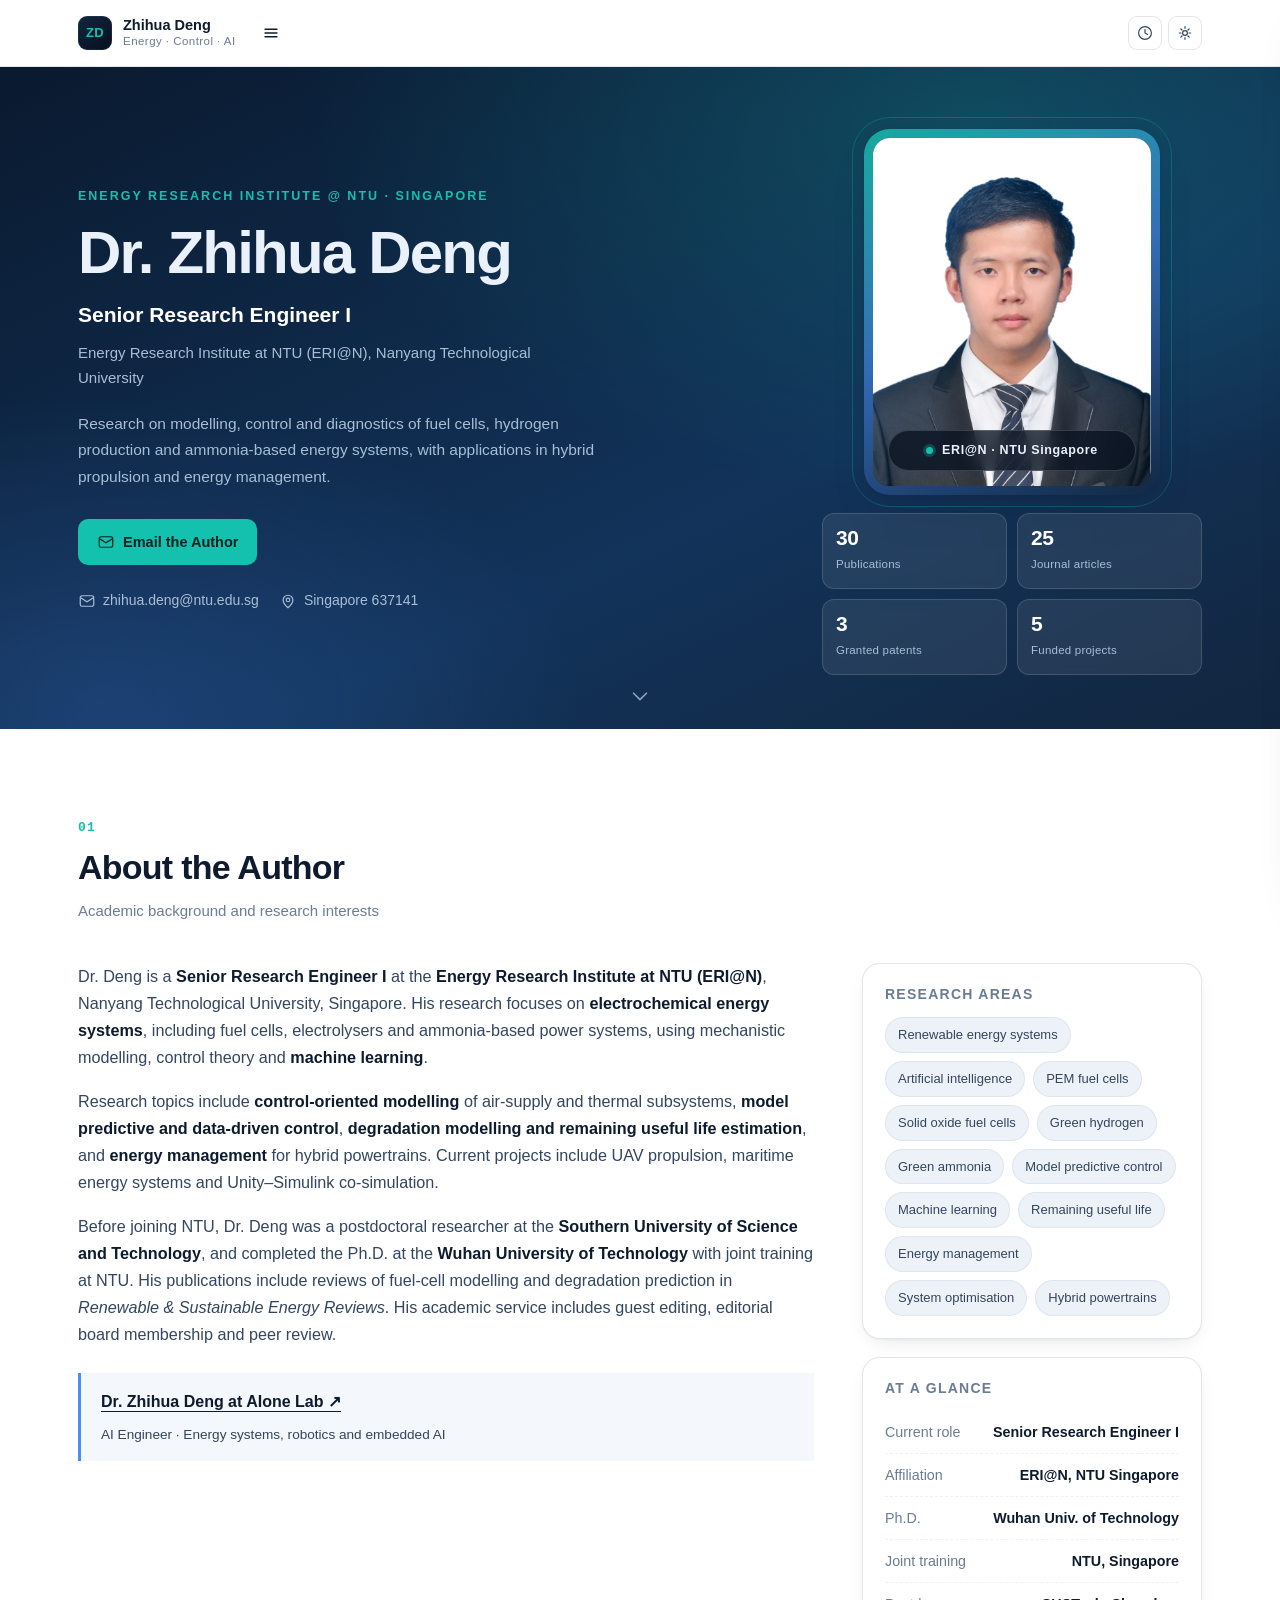
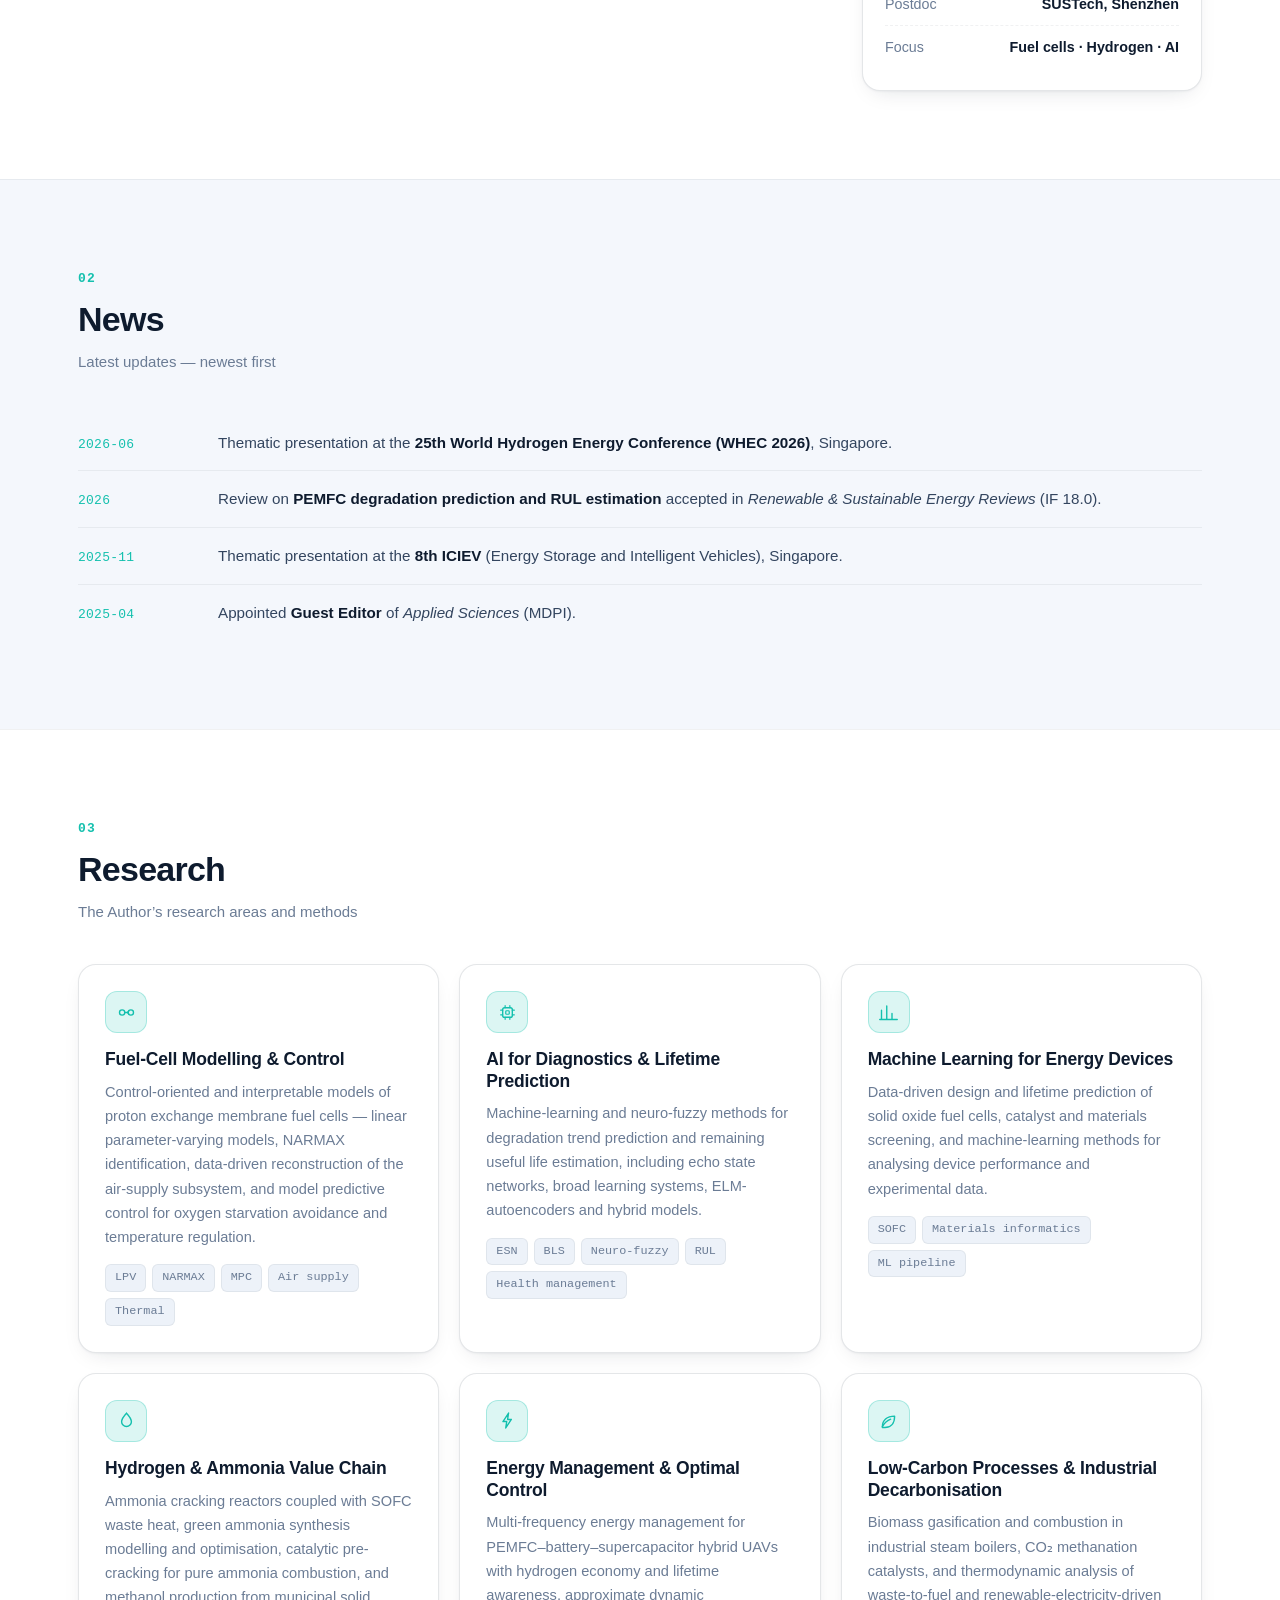
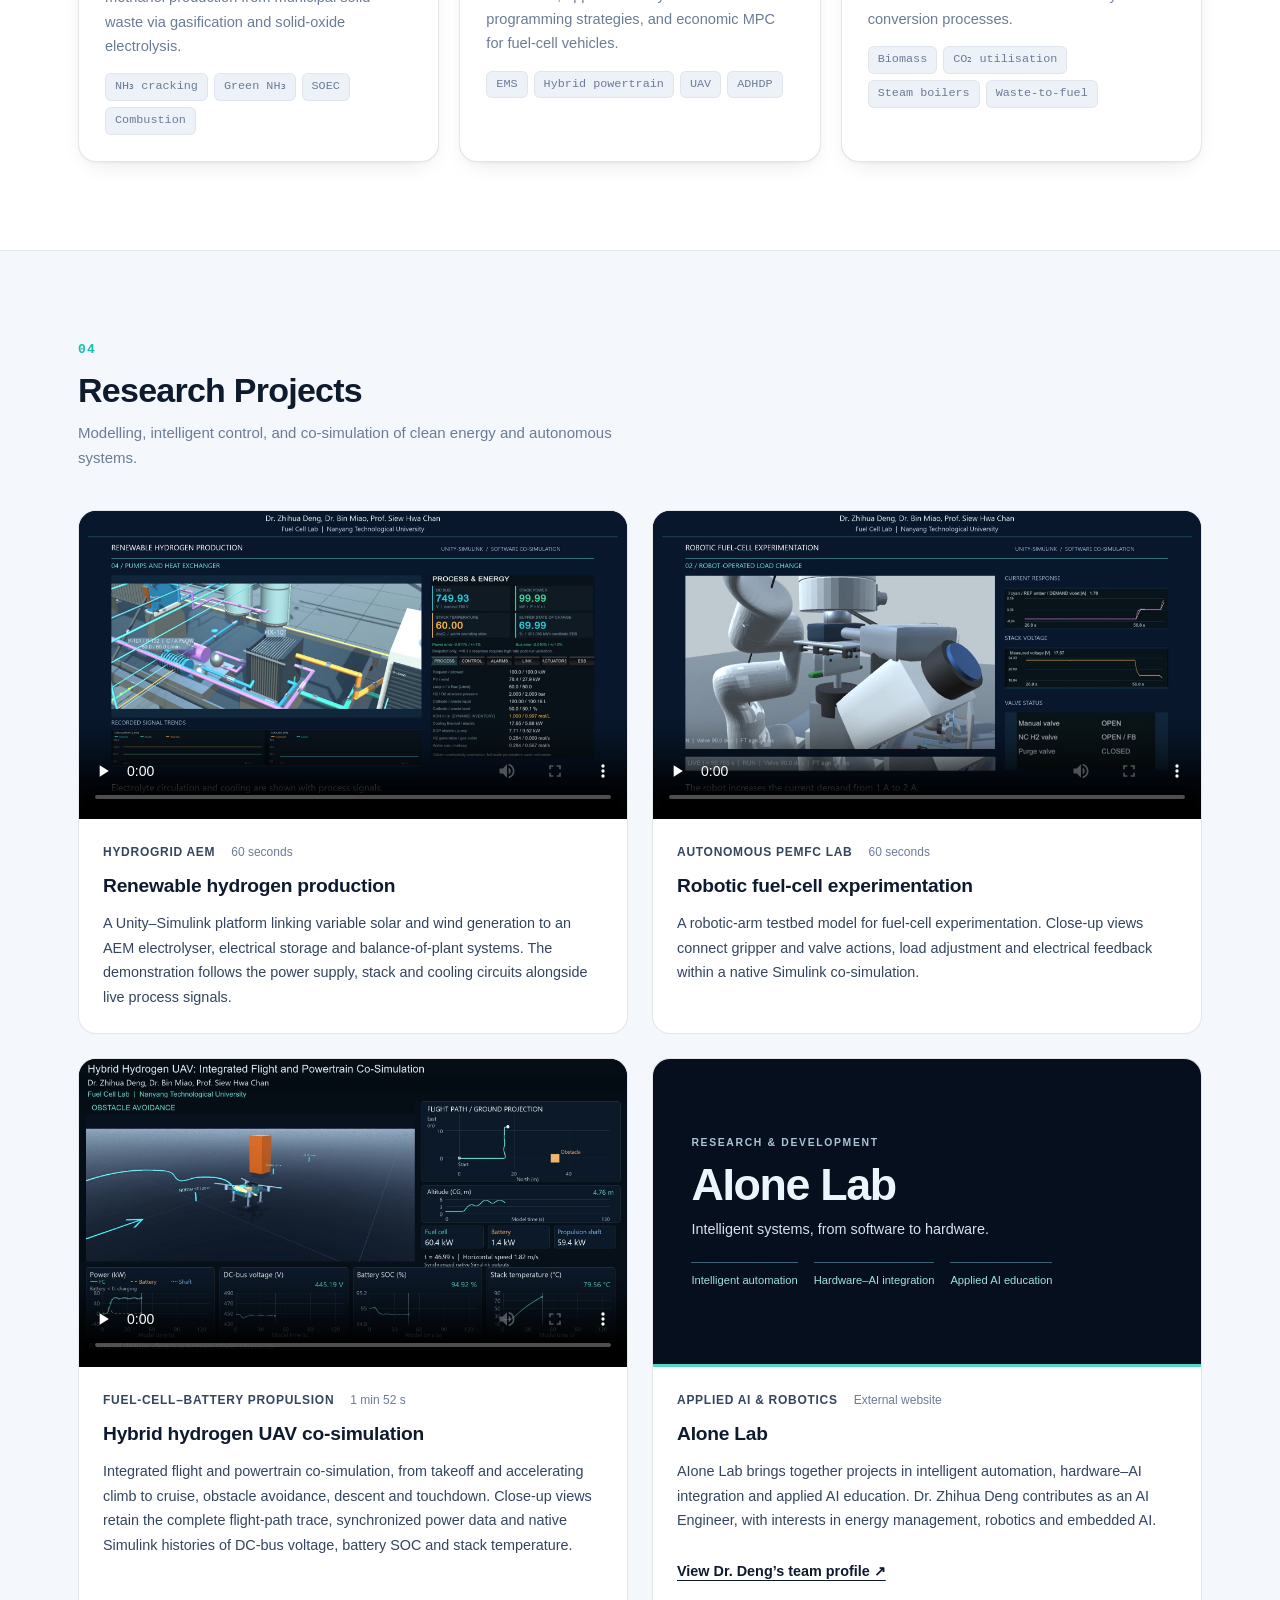
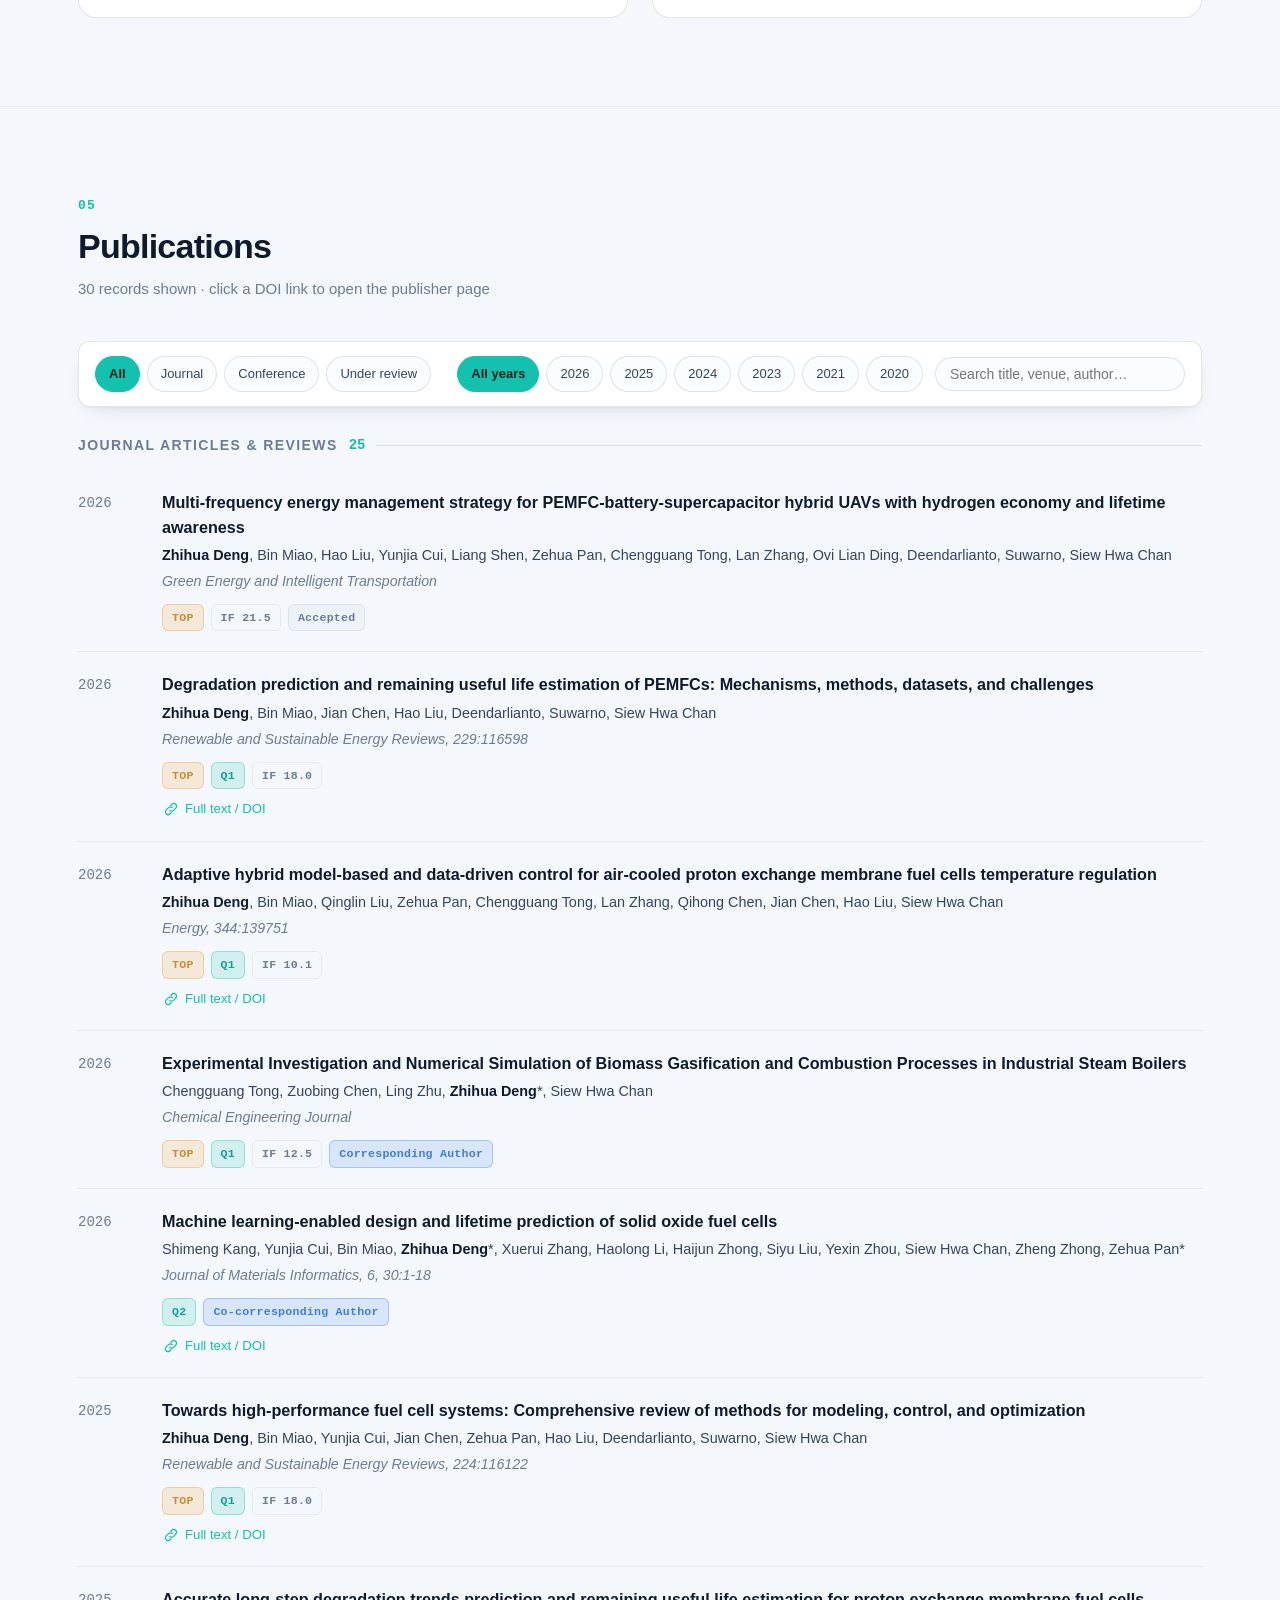
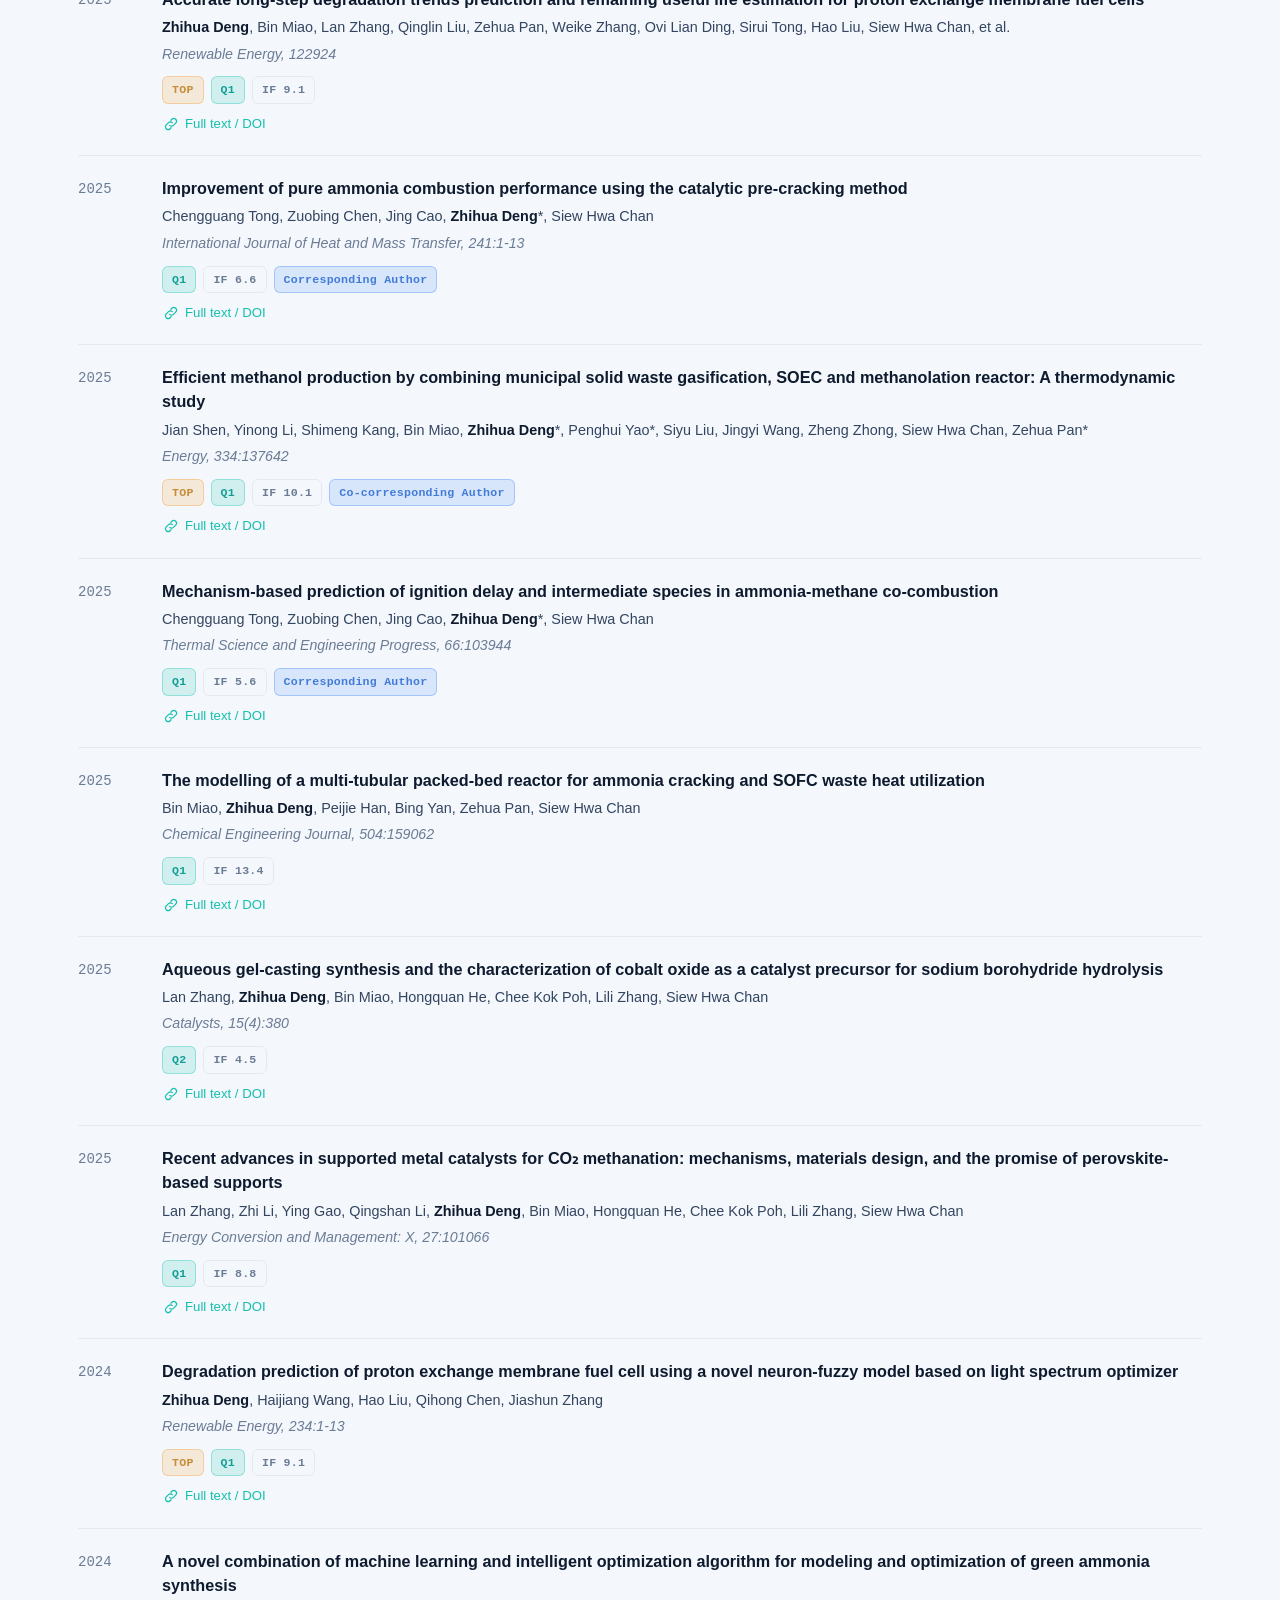
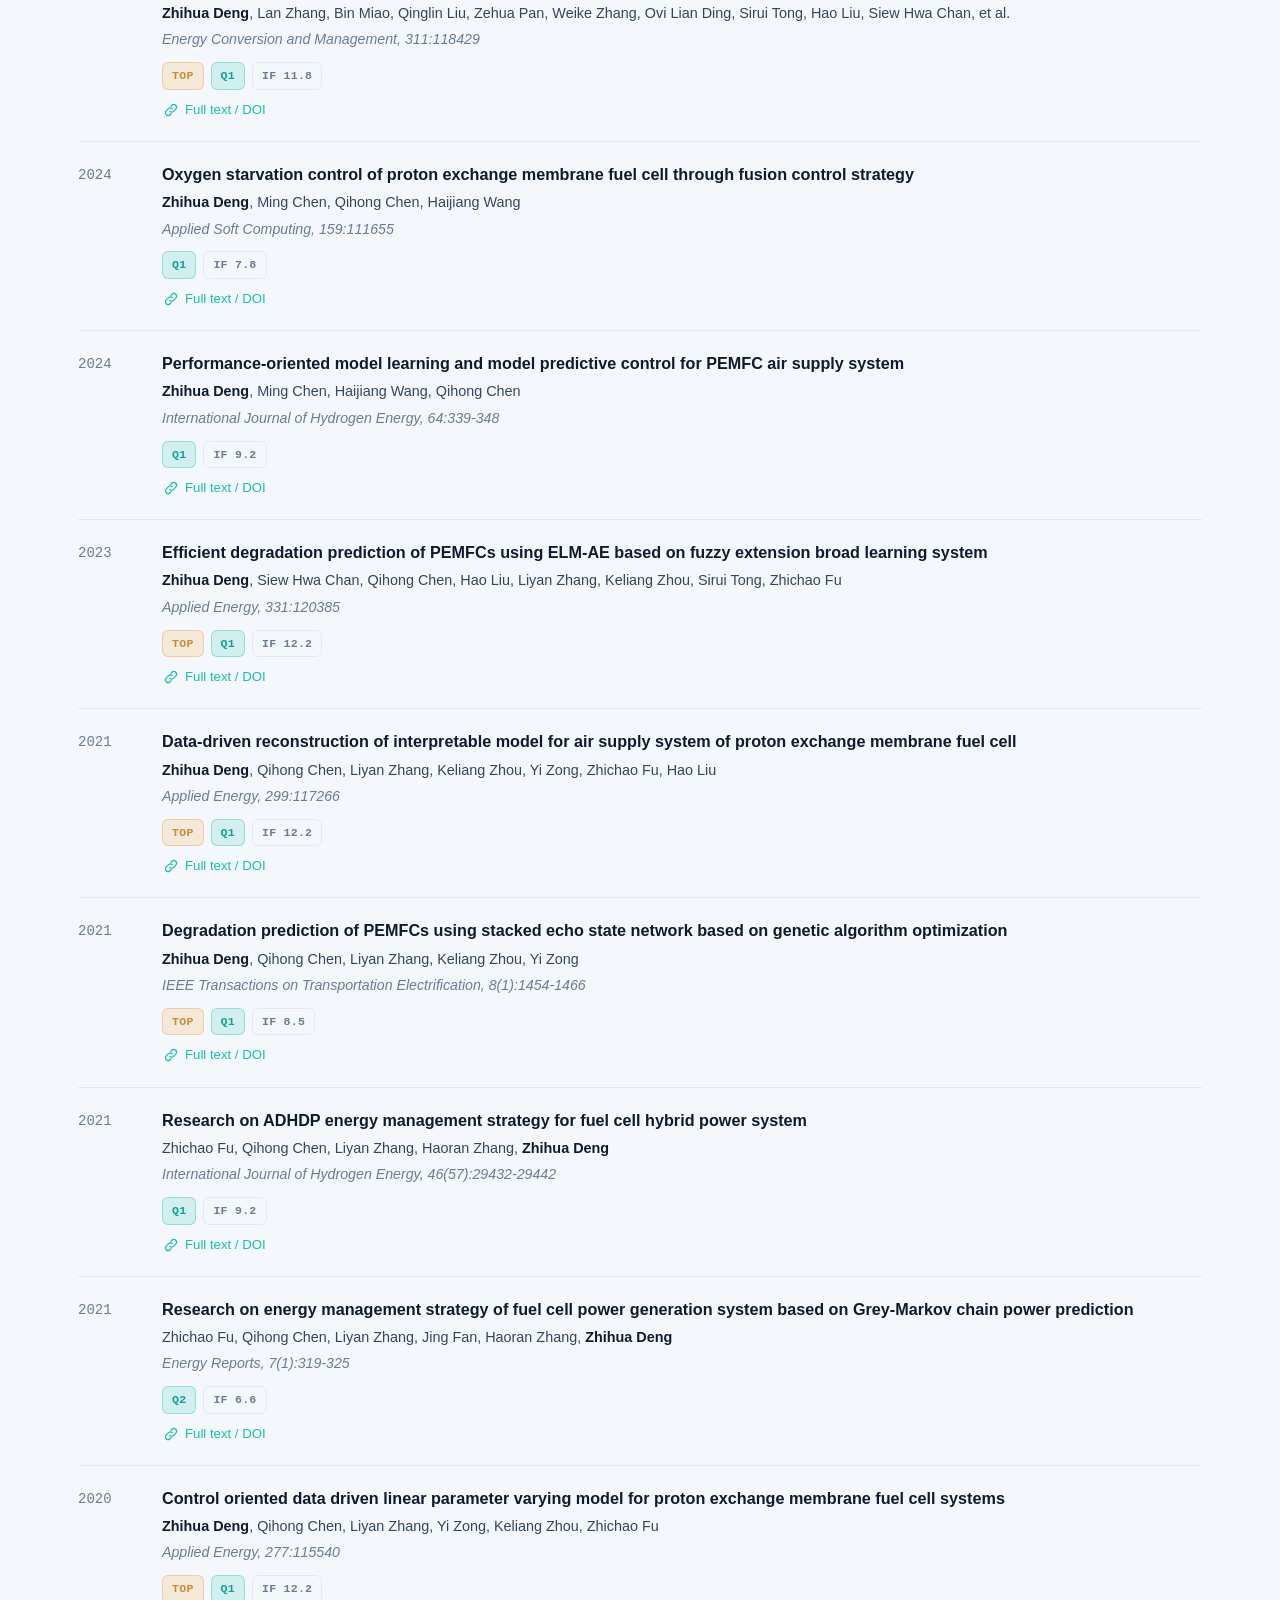
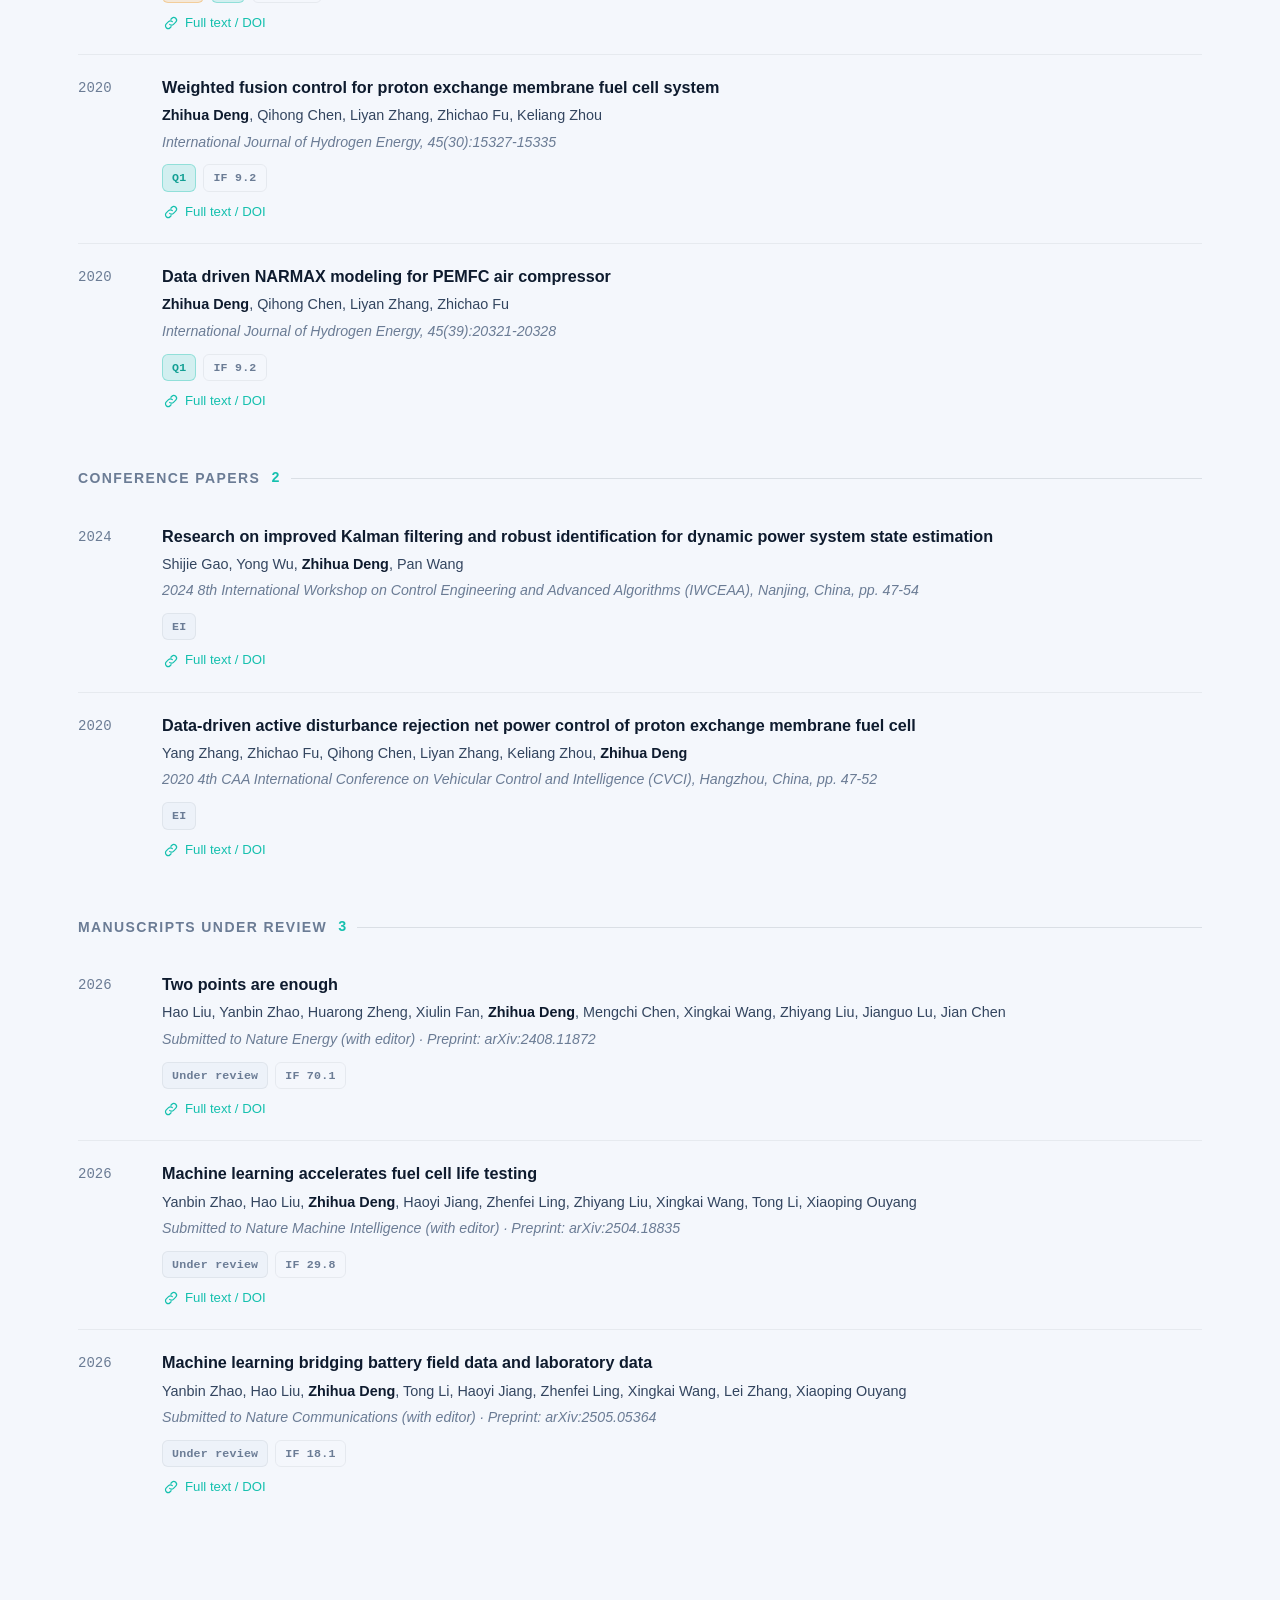
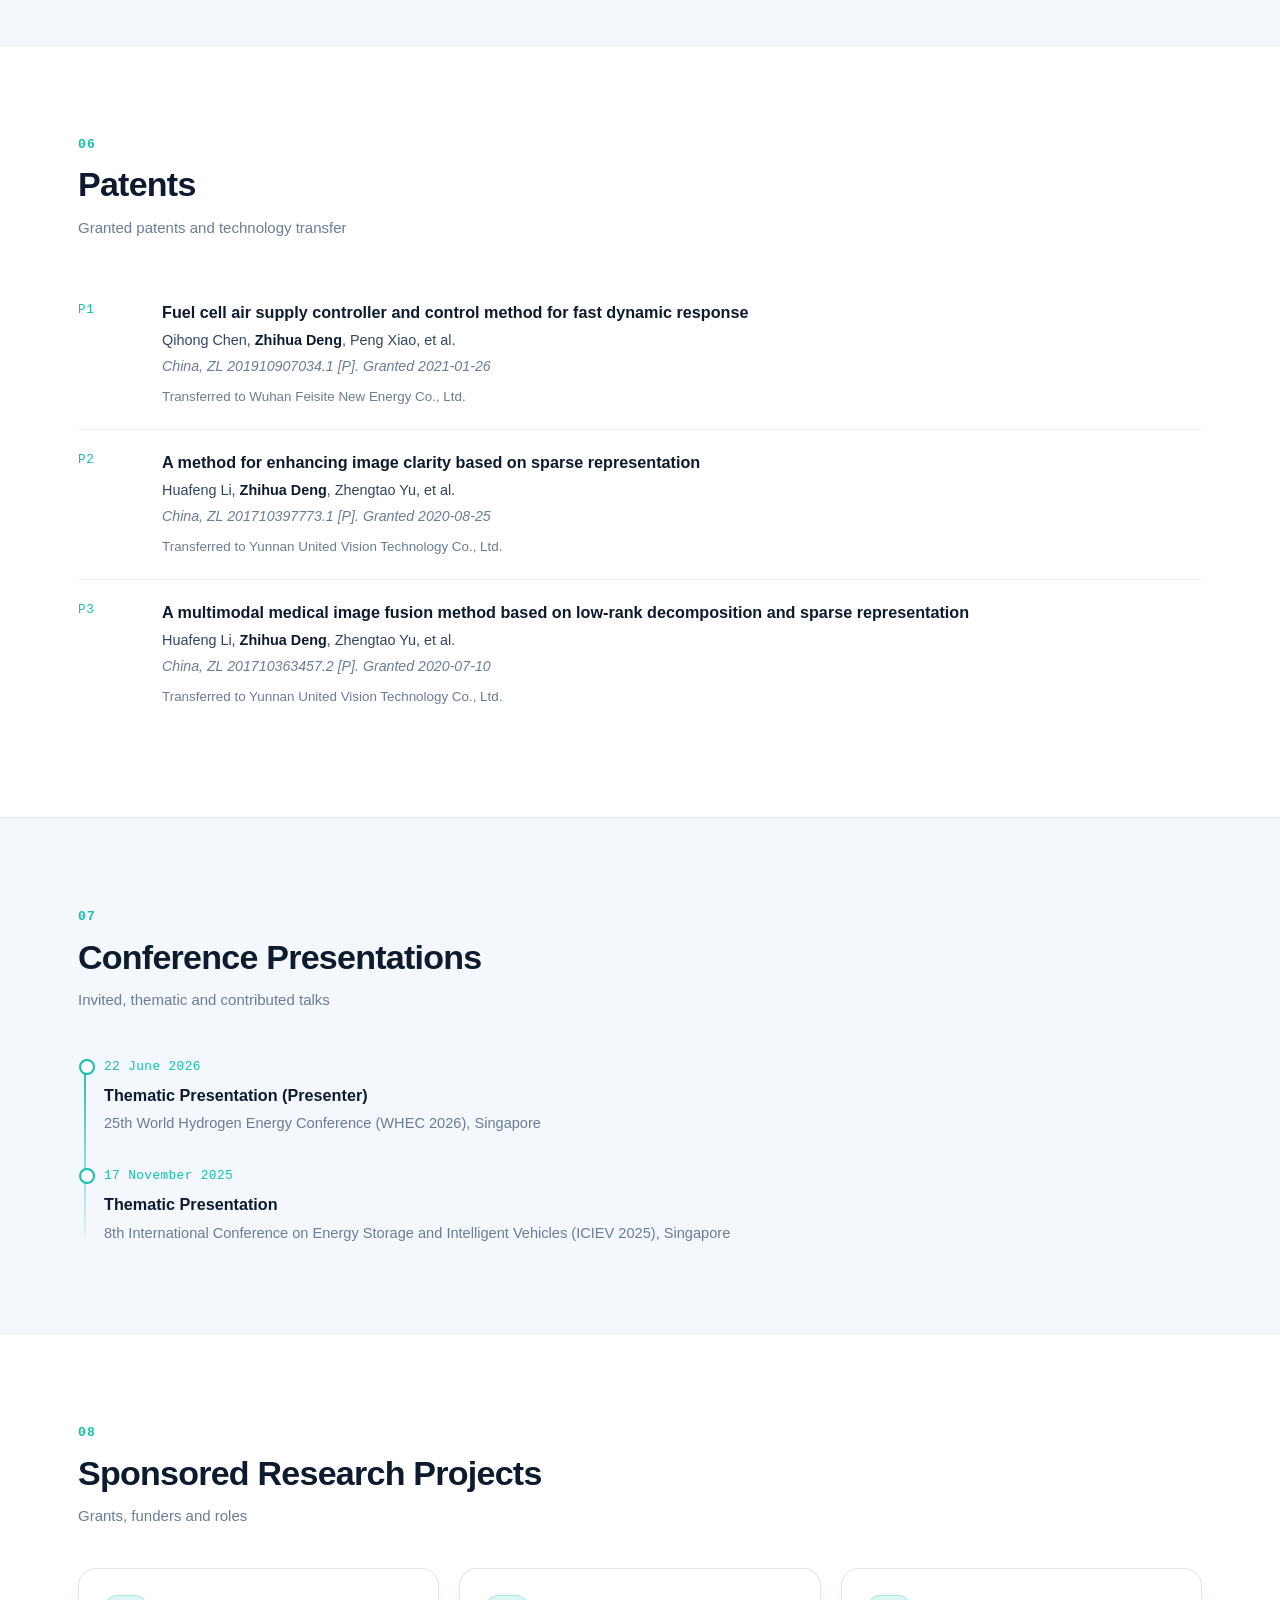
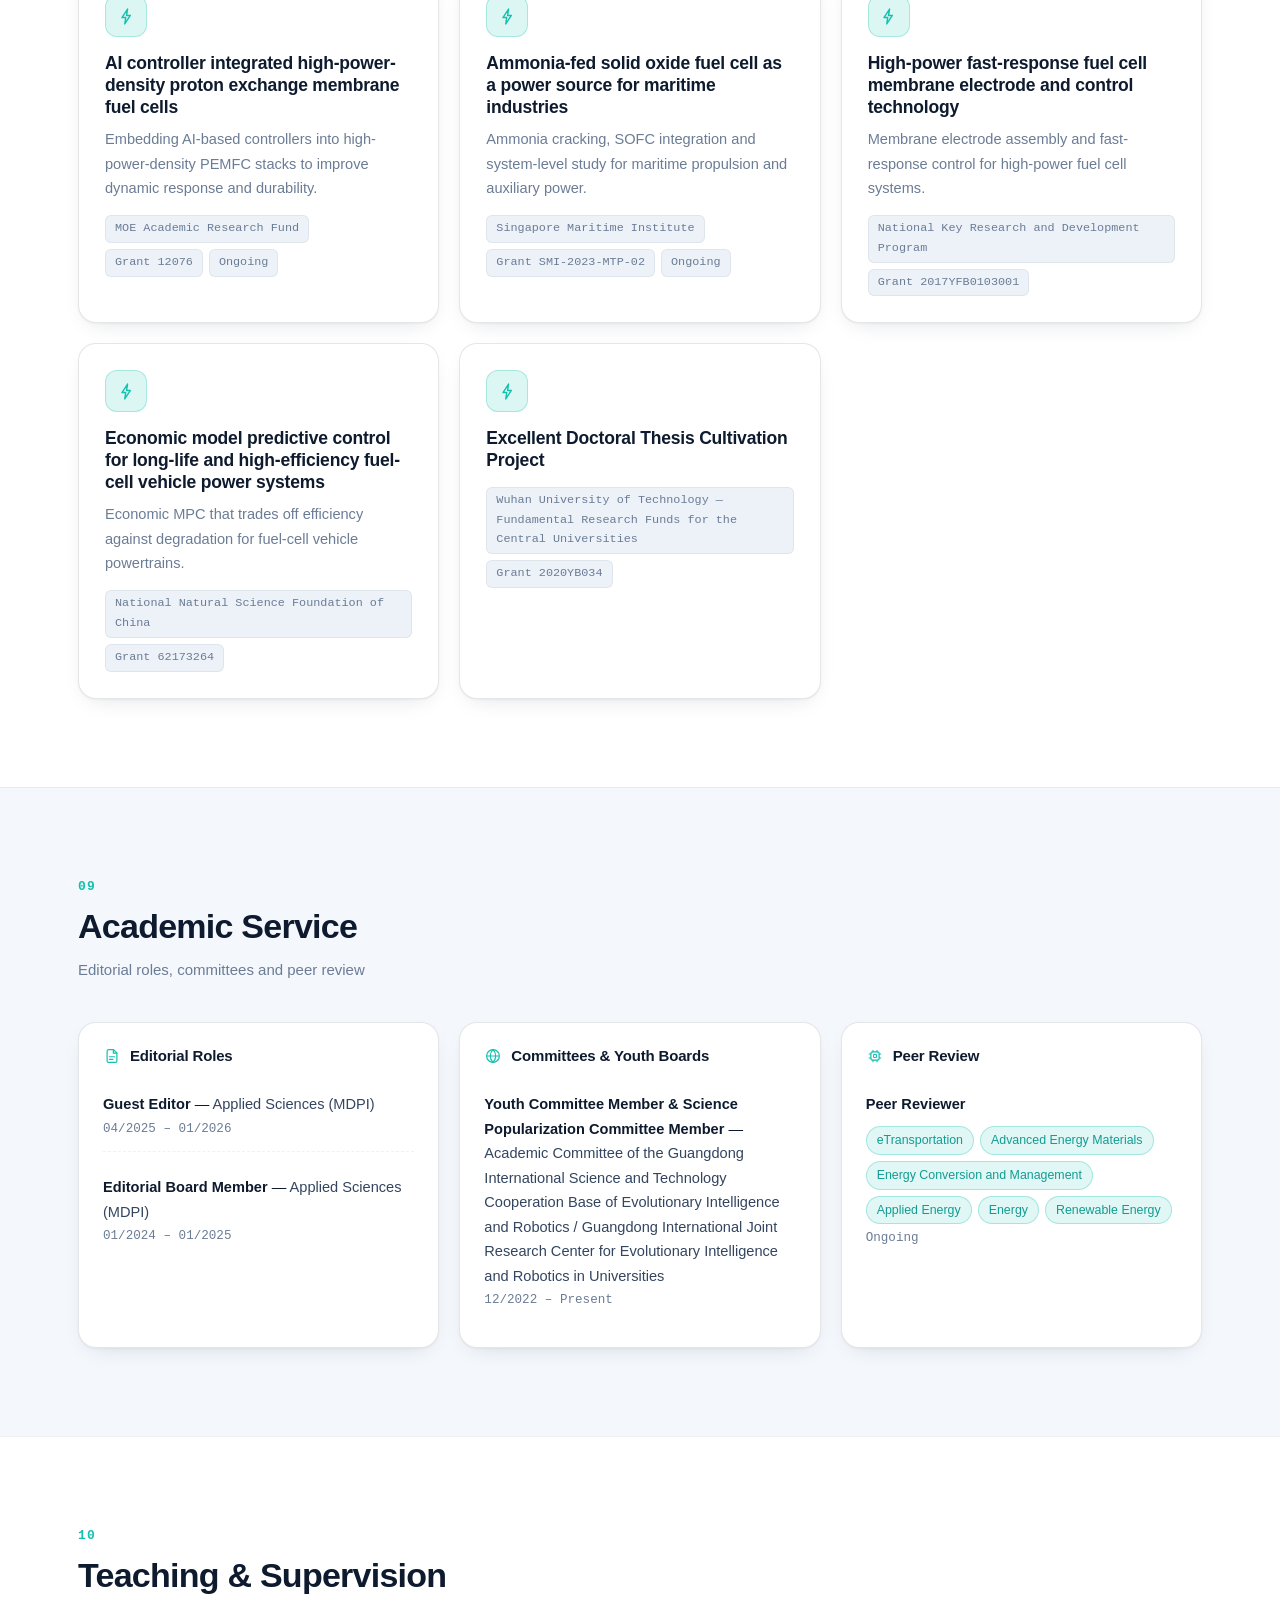
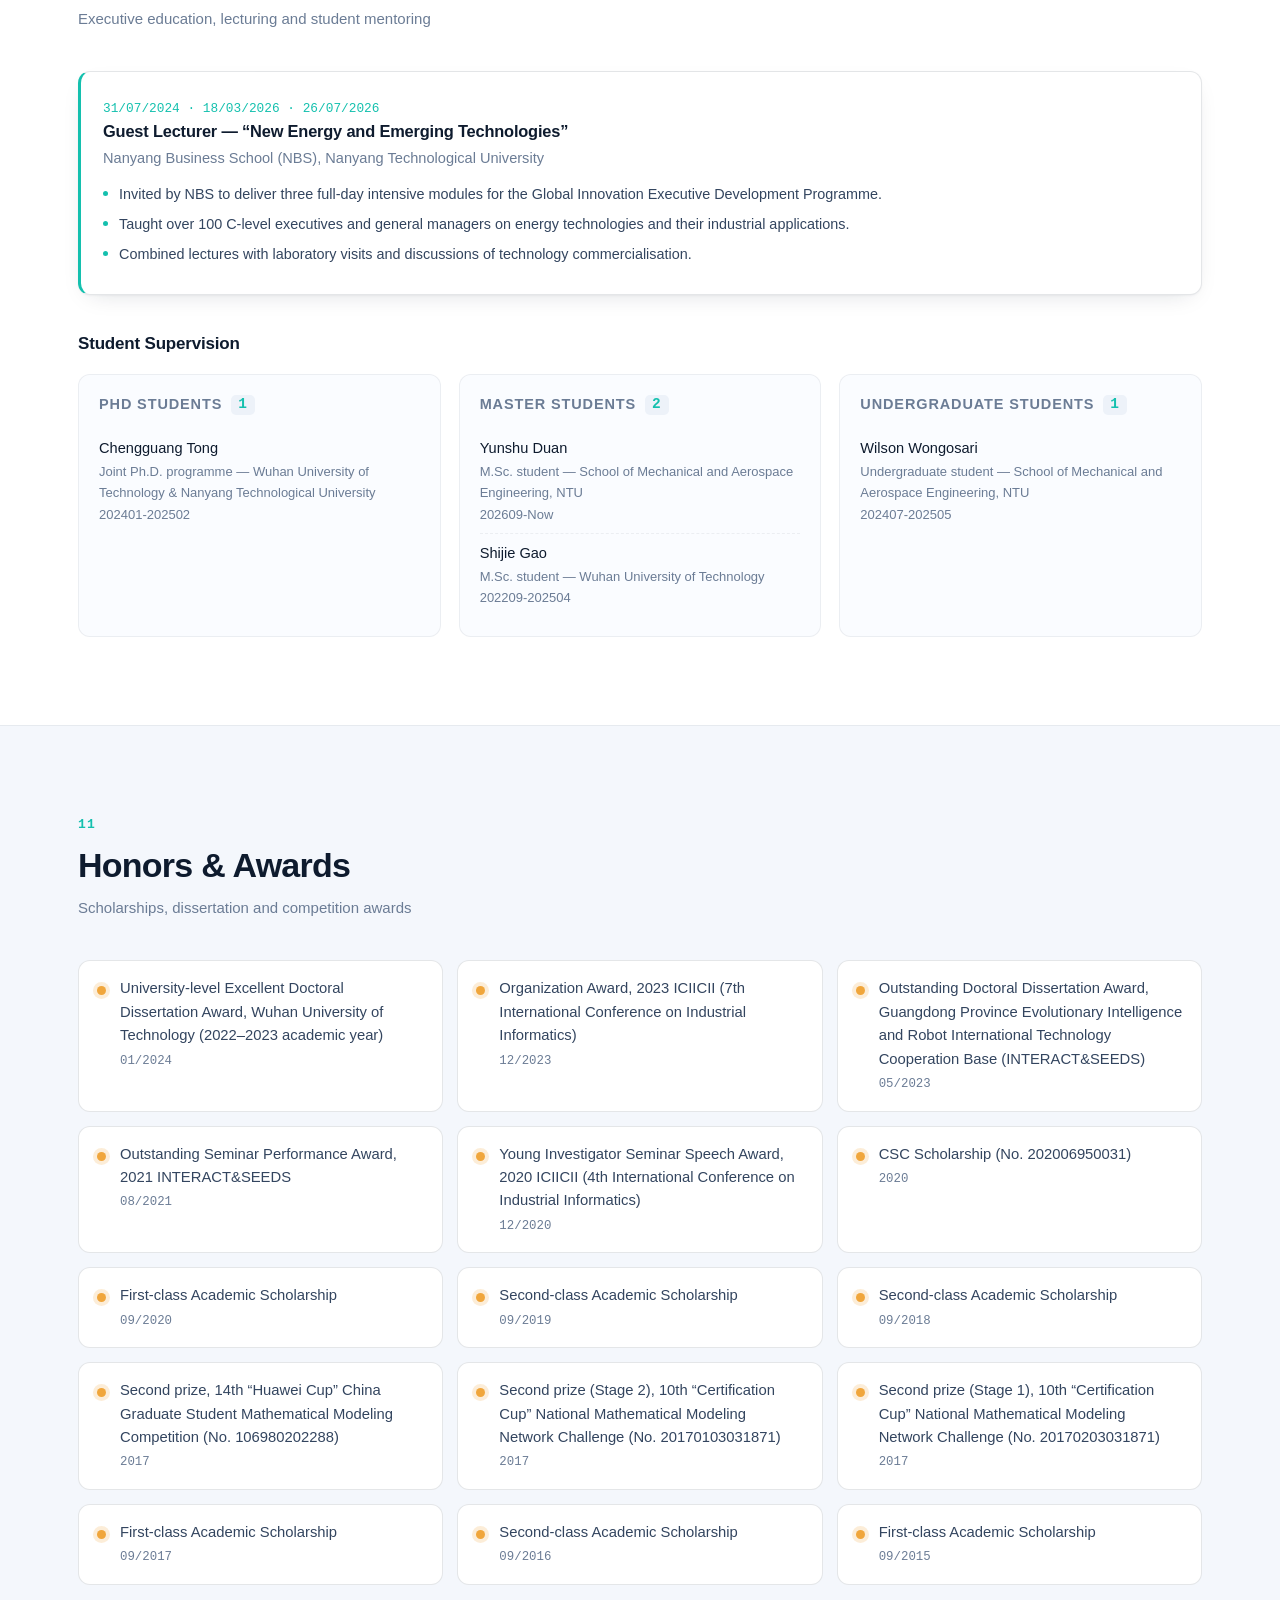
<file: index.html>
<!DOCTYPE html>
<html lang="en">
<head>
<meta charset="UTF-8">
<meta name="viewport" content="width=device-width, initial-scale=1.0">
<title>Dr. Zhihua Deng — Energy Systems Modeling, Control &amp; AI | ERI@N, NTU Singapore</title>
<meta name="description" content="Dr. Zhihua Deng, Senior Research Engineer I at the Energy Research Institute at NTU (ERI@N), Nanyang Technological University. Research on modeling, control and optimization of renewable energy systems, fuel cells, hydrogen and ammonia, and AI for energy.">
<meta name="author" content="Zhihua Deng">
<meta name="keywords" content="Zhihua Deng, PEM fuel cell, solid oxide fuel cell, hydrogen, ammonia, energy management, machine learning, model predictive control, remaining useful life, ERI@N, NTU">
<meta name="robots" content="index, follow">
<meta property="og:type" content="website">
<meta property="og:title" content="Dr. Zhihua Deng — Energy Systems, Control &amp; AI">
<meta property="og:description" content="Senior Research Engineer I, Energy Research Institute at NTU (ERI@N). Modeling, control and optimization of renewable energy systems with AI.">
<meta property="og:image" content="assets/img/profile.svg">
<meta name="theme-color" content="#0A1A2F">
<link rel="icon" href="data:image/svg+xml,%3Csvg xmlns='http://www.w3.org/2000/svg' viewBox='0 0 64 64'%3E%3Crect width='64' height='64' rx='14' fill='%230A1A2F'/%3E%3Cpath d='M22 16h20l-20 32h20' stroke='%2314C0AE' stroke-width='5' fill='none' stroke-linecap='round' stroke-linejoin='round'/%3E%3C/svg%3E">
<link rel="stylesheet" href="assets/css/style.css?v=20261025-projects2">
<link rel="stylesheet" href="assets/css/project-videos.css?v=20261028-video-only-credits">
</head>
<body>

<!-- ============ SVG icon sprite ============ -->
<svg width="0" height="0" style="position:absolute" aria-hidden="true">
  <defs>
    <symbol id="i-mail" viewBox="0 0 24 24"><path d="M3 7.5A2.5 2.5 0 0 1 5.5 5h13A2.5 2.5 0 0 1 21 7.5v9a2.5 2.5 0 0 1-2.5 2.5h-13A2.5 2.5 0 0 1 3 16.5v-9Z" fill="none" stroke="currentColor" stroke-width="1.6"/><path d="m4 8 8 5 8-5" fill="none" stroke="currentColor" stroke-width="1.6" stroke-linecap="round"/></symbol>
    <symbol id="i-globe" viewBox="0 0 24 24"><circle cx="12" cy="12" r="8.5" fill="none" stroke="currentColor" stroke-width="1.6"/><path d="M3.5 12h17M12 3.5c2.4 2.4 3.6 5.2 3.6 8.5S14.4 18.1 12 20.5c-2.4-2.4-3.6-5.2-3.6-8.5S9.6 5.9 12 3.5Z" fill="none" stroke="currentColor" stroke-width="1.6"/></symbol>
    <symbol id="i-scholar" viewBox="0 0 24 24"><path d="M12 4 3.5 8.2 12 12.4l8.5-4.2L12 4Z" fill="none" stroke="currentColor" stroke-width="1.6" stroke-linejoin="round"/><path d="M6.6 10.3v4.9c0 1.7 2.4 3.1 5.4 3.1s5.4-1.4 5.4-3.1v-4.9M20.5 8.2v5.6" fill="none" stroke="currentColor" stroke-width="1.6" stroke-linecap="round"/></symbol>
    <symbol id="i-pin" viewBox="0 0 24 24"><path d="M12 21s6.5-5.6 6.5-10.2A6.5 6.5 0 0 0 5.5 10.8C5.5 15.4 12 21 12 21Z" fill="none" stroke="currentColor" stroke-width="1.6"/><circle cx="12" cy="10.6" r="2.4" fill="none" stroke="currentColor" stroke-width="1.6"/></symbol>
    <symbol id="i-doc" viewBox="0 0 24 24"><path d="M14 3.5H7.5A2 2 0 0 0 5.5 5.5v13a2 2 0 0 0 2 2h9a2 2 0 0 0 2-2V8l-4.5-4.5Z" fill="none" stroke="currentColor" stroke-width="1.6" stroke-linejoin="round"/><path d="M13.8 3.6V8.2h4.6M8.6 13h6.8M8.6 16.4h4.6" fill="none" stroke="currentColor" stroke-width="1.6" stroke-linecap="round"/></symbol>
    <symbol id="i-link" viewBox="0 0 24 24"><path d="M10.2 13.8a3.6 3.6 0 0 0 5.1 0l3-3a3.6 3.6 0 0 0-5.1-5.1l-1.3 1.3" fill="none" stroke="currentColor" stroke-width="1.6" stroke-linecap="round"/><path d="M13.8 10.2a3.6 3.6 0 0 0-5.1 0l-3 3a3.6 3.6 0 1 0 5.1 5.1l1.3-1.3" fill="none" stroke="currentColor" stroke-width="1.6" stroke-linecap="round"/></symbol>
    <symbol id="i-chev" viewBox="0 0 24 24"><path d="m9 5 7 7-7 7" fill="none" stroke="currentColor" stroke-width="1.8" stroke-linecap="round" stroke-linejoin="round"/></symbol>
    <symbol id="i-gear" viewBox="0 0 24 24"><circle cx="12" cy="12" r="3.2" fill="none" stroke="currentColor" stroke-width="1.6"/><path d="M12 3.6v2.2M12 18.2v2.2M4.4 12H6.6M17.4 12h2.2M6.4 6.4l1.6 1.6M16 16l1.6 1.6M17.6 6.4 16 8M8 16l-1.6 1.6" fill="none" stroke="currentColor" stroke-width="1.6" stroke-linecap="round"/></symbol>
    <symbol id="i-close" viewBox="0 0 24 24"><path d="m6.5 6.5 11 11m0-11-11 11" fill="none" stroke="currentColor" stroke-width="1.8" stroke-linecap="round"/></symbol>
    <symbol id="i-menu" viewBox="0 0 24 24"><path d="M4 7h16M4 12h16M4 17h16" fill="none" stroke="currentColor" stroke-width="1.7" stroke-linecap="round"/></symbol>
    <symbol id="i-bolt" viewBox="0 0 24 24"><path d="M13.2 3.5 6.8 13.2h4.3l-1.1 7.3 6.4-9.7h-4.3l1.1-7.3Z" fill="none" stroke="currentColor" stroke-width="1.6" stroke-linejoin="round"/></symbol>
    <symbol id="i-chip" viewBox="0 0 24 24"><rect x="6.5" y="6.5" width="11" height="11" rx="2.2" fill="none" stroke="currentColor" stroke-width="1.6"/><rect x="10" y="10" width="4" height="4" rx="1" fill="none" stroke="currentColor" stroke-width="1.4"/><path d="M9.3 6.5V4.2M14.7 6.5V4.2M9.3 19.8v-2.3M14.7 19.8v-2.3M6.5 9.3H4.2M6.5 14.7H4.2M19.8 9.3h-2.3M19.8 14.7h-2.3" fill="none" stroke="currentColor" stroke-width="1.4" stroke-linecap="round"/></symbol>
    <symbol id="i-drop" viewBox="0 0 24 24"><path d="M12 3.6s5.6 6 5.6 9.7a5.6 5.6 0 0 1-11.2 0C6.4 9.6 12 3.6 12 3.6Z" fill="none" stroke="currentColor" stroke-width="1.6"/></symbol>
    <symbol id="i-leaf" viewBox="0 0 24 24"><path d="M5 19c0-7 5-12 14-12 0 9-5 13-11 13H5v-1Z" fill="none" stroke="currentColor" stroke-width="1.6" stroke-linejoin="round"/><path d="M5 19c2.5-4.5 5.5-7 9.5-8.5" fill="none" stroke="currentColor" stroke-width="1.6" stroke-linecap="round"/></symbol>
    <symbol id="i-graph" viewBox="0 0 24 24"><path d="M4 20V9.5M10 20V4.5M16 20v-7M22 20H2" fill="none" stroke="currentColor" stroke-width="1.6" stroke-linecap="round"/></symbol>
    <symbol id="i-ctrl" viewBox="0 0 24 24"><circle cx="7" cy="12" r="3" fill="none" stroke="currentColor" stroke-width="1.6"/><circle cx="17" cy="12" r="3" fill="none" stroke="currentColor" stroke-width="1.6"/><path d="M10 12h4M14.6 10.2 13 12l1.6 1.8" fill="none" stroke="currentColor" stroke-width="1.5" stroke-linecap="round"/></symbol>
    <symbol id="i-time" viewBox="0 0 24 24"><circle cx="12" cy="12" r="8.5" fill="none" stroke="currentColor" stroke-width="1.6"/><path d="M12 7.2V12l3.4 2" fill="none" stroke="currentColor" stroke-width="1.6" stroke-linecap="round"/></symbol>
  </defs>
</svg>

<!-- ============ Skip link ============ -->
<a class="skip" href="#main">Skip to content</a>

<!-- ============ Header / Nav ============ -->
<header class="site-header" id="siteHeader">
  <div class="wrap header-inner">
    <a class="brand" href="#home">
      <span class="brand-mark" aria-hidden="true">ZD</span>
      <span class="brand-text">
        <strong id="brandName">Zhihua Deng</strong>
        <em id="brandRole">Energy · Control · AI</em>
      </span>
    </a>

    <button class="nav-toggle" id="navToggle" aria-label="Toggle navigation" aria-expanded="false">
      <svg class="ic"><use href="#i-menu"/></svg>
    </button>

    <nav class="nav" id="nav" aria-label="Main navigation">
      <ul id="navList"></ul>
    </nav>

    <div class="header-actions">
      <button class="icon-btn" id="themeToggle" aria-label="Toggle dark mode" title="Light / dark">
        <svg class="ic"><use href="#i-time"/></svg>
      </button>
      <button class="icon-btn" id="settingsBtn" aria-label="Appearance settings" title="Appearance">
        <svg class="ic"><use href="#i-gear"/></svg>
      </button>
    </div>
  </div>
  <div class="scroll-progress" id="scrollProgress"></div>
</header>

<!-- ============ Hero ============ -->
<section class="hero" id="home">
  <div class="hero-bg" aria-hidden="true"></div>
  <div class="wrap hero-inner">
    <div class="hero-copy">
      <p class="eyebrow" id="heroEyebrow"></p>
      <h1 class="hero-name" id="heroName"></h1>
      <p class="hero-title" id="heroTitle"></p>
      <p class="hero-affil" id="heroAffil"></p>
      <p class="hero-tagline" id="heroTagline"></p>
      <div class="hero-actions" id="heroActions"></div>
      <ul class="hero-contact" id="heroContact"></ul>
    </div>
    <div class="hero-card">
      <div class="portrait-wrap">
        <div class="portrait-ring">
          <img id="heroPhoto" src="assets/img/profile.svg" alt="Portrait of Dr. Zhihua Deng" width="800" height="1000">
        </div>
        <div class="portrait-badge" id="heroBadge"></div>
      </div>
      <p class="photo-tip" id="photoTip">
        当前为占位图 · 换成 <b>4:5 竖版半身照</b>（建议 800×1000，JPG &lt; 500 KB）
      </p>
      <div class="stat-grid" id="statGrid"></div>
    </div>
  </div>
  <a class="scroll-cue" href="#about" aria-label="Scroll down"><svg class="ic"><use href="#i-chev"/></svg></a>
</section>

<main id="main">

  <!-- ============ About ============ -->
  <section class="sec" id="about">
    <div class="wrap">
      <div class="sec-head">
        <span class="sec-num">01</span>
        <h2>About the Author</h2>
        <p class="sec-sub">Academic background and research interests</p>
      </div>
      <div class="about-grid">
        <div class="about-body" id="aboutBody"></div>
        <aside class="about-side">
          <div class="panel">
            <h3>Research Areas</h3>
            <ul class="tag-cloud" id="aboutAreas"></ul>
          </div>
          <div class="panel" id="aboutFacts"></div>
        </aside>
      </div>
    </div>
  </section>

  <!-- ============ News ============ -->
  <section class="sec sec-alt" id="news">
    <div class="wrap">
      <div class="sec-head">
        <span class="sec-num">02</span>
        <h2>News</h2>
        <p class="sec-sub">Latest updates — newest first</p>
      </div>
      <ul class="news-list" id="newsList"></ul>
    </div>
  </section>

  <!-- ============ Research ============ -->
  <section class="sec" id="research">
    <div class="wrap">
      <div class="sec-head">
        <span class="sec-num">03</span>
        <h2>Research</h2>
        <p class="sec-sub">The Author’s research areas and methods</p>
      </div>
      <div class="card-grid" id="researchGrid"></div>
    </div>
  </section>

  <!-- ============ Media / Figures ============ -->
  <section class="sec sec-alt" id="media">
    <div class="wrap">
      <div class="sec-head">
        <span class="sec-num">04</span>
        <h2>Research Projects</h2>
        <p class="sec-sub" id="mediaSub">Modelling, intelligent control, and co-simulation of clean energy and autonomous systems.</p>
      </div>
      <div class="project-video-grid" id="projectVideos"></div>
      <div class="media-grid" id="mediaGrid"></div>
    </div>
  </section>

  <!-- ============ Publications ============ -->
  <section class="sec sec-alt" id="publications">
    <div class="wrap">
      <div class="sec-head">
        <span class="sec-num">05</span>
        <h2>Publications</h2>
        <p class="sec-sub" id="pubCount"></p>
      </div>

      <div class="filter-bar">
        <div class="chips" id="pubTypeChips"></div>
        <div class="filter-right">
          <div class="chips" id="pubYearChips"></div>
          <label class="search">
            <input type="search" id="pubSearch" placeholder="Search title, venue, author…" aria-label="Search publications">
          </label>
        </div>
      </div>

      <div id="pubGroups"></div>
    </div>
  </section>

  <!-- ============ Patents ============ -->
  <section class="sec" id="patents">
    <div class="wrap">
      <div class="sec-head">
        <span class="sec-num">06</span>
        <h2>Patents</h2>
        <p class="sec-sub">Granted patents and technology transfer</p>
      </div>
      <ol class="entry-list numbered" id="patentList"></ol>
    </div>
  </section>

  <!-- ============ Talks ============ -->
  <section class="sec sec-alt" id="talks">
    <div class="wrap">
      <div class="sec-head">
        <span class="sec-num">07</span>
        <h2>Conference Presentations</h2>
        <p class="sec-sub">Invited, thematic and contributed talks</p>
      </div>
      <ul class="timeline" id="talkList"></ul>
    </div>
  </section>

  <!-- ============ Projects ============ -->
  <section class="sec" id="projects">
    <div class="wrap">
      <div class="sec-head">
        <span class="sec-num">08</span>
        <h2>Sponsored Research Projects</h2>
        <p class="sec-sub">Grants, funders and roles</p>
      </div>
      <div class="card-grid" id="projectGrid"></div>
    </div>
  </section>

  <!-- ============ Academic Service ============ -->
  <section class="sec sec-alt" id="service">
    <div class="wrap">
      <div class="sec-head">
        <span class="sec-num">09</span>
        <h2>Academic Service</h2>
        <p class="sec-sub">Editorial roles, committees and peer review</p>
      </div>
      <div class="service-grid" id="serviceGrid"></div>
    </div>
  </section>

  <!-- ============ Teaching & Students ============ -->
  <section class="sec" id="teaching">
    <div class="wrap">
      <div class="sec-head">
        <span class="sec-num">10</span>
        <h2>Teaching &amp; Supervision</h2>
        <p class="sec-sub">Executive education, lecturing and student mentoring</p>
      </div>
      <div class="teach-grid" id="teachList"></div>
      <h3 class="sub-head">Student Supervision</h3>
      <div class="student-grid" id="studentGrid"></div>
    </div>
  </section>

  <!-- ============ Awards ============ -->
  <section class="sec sec-alt" id="awards">
    <div class="wrap">
      <div class="sec-head">
        <span class="sec-num">11</span>
        <h2>Honors &amp; Awards</h2>
        <p class="sec-sub">Scholarships, dissertation and competition awards</p>
      </div>
      <div class="award-grid" id="awardGrid"></div>
    </div>
  </section>

  <!-- ============ Background (Experience + Education) ============ -->
  <section class="sec" id="background">
    <div class="wrap">
      <div class="sec-head">
        <span class="sec-num">12</span>
        <h2>Background</h2>
        <p class="sec-sub">Academic and professional experience</p>
      </div>
      <div class="two-col">
        <div>
          <h3 class="sub-head"><svg class="ic"><use href="#i-ctrl"/></svg> Professional Experience</h3>
          <ul class="timeline" id="expList"></ul>
        </div>
        <div>
          <h3 class="sub-head"><svg class="ic"><use href="#i-scholar"/></svg> Education</h3>
          <ul class="timeline" id="eduList"></ul>
        </div>
      </div>
    </div>
  </section>

  <!-- ============ Contact ============ -->
  <section class="sec sec-contact" id="contact">
    <div class="wrap">
      <div class="sec-head">
        <span class="sec-num">13</span>
        <h2>Contact</h2>
        <p class="sec-sub">Open to collaboration, joint supervision and industrial projects</p>
      </div>
      <div class="contact-grid" id="contactGrid"></div>
    </div>
  </section>

</main>

<footer class="site-footer">
  <div class="wrap footer-inner">
    <p id="footerName"></p>
    <p class="muted" id="footerNote"></p>
    <p class="muted small">
      <span id="footerCopy"></span> · <a href="#home">Back to top</a>
    </p>
  </div>
</footer>

<!-- ============ Appearance panel ============ -->
<div class="settings-panel" id="settingsPanel" aria-hidden="true">
  <div class="settings-head">
    <h3>Appearance</h3>
    <button class="icon-btn" id="settingsClose" aria-label="Close panel"><svg class="ic"><use href="#i-close"/></svg></button>
  </div>
  <div class="settings-body">
    <div class="set-group">
      <label>Theme</label>
      <div class="seg" id="setTheme">
        <button data-val="light">Light</button>
        <button data-val="dark">Dark</button>
        <button data-val="midnight">Midnight</button>
      </div>
    </div>
    <div class="set-group">
      <label>Site status</label>
      <div class="seg" id="setStatus">
        <button data-val="online">Online</button>
        <button data-val="maintenance">Maintenance</button>
      </div>
      <p class="hint">本机预览开关。要让全球访客都看到维护页，请把 <code>content.js</code> 里的 <code>site.status</code> 改成 <code>"maintenance"</code>，再双击 <b>publish.bat</b> 发布；改回 <code>"online"</code> 即恢复。</p>
    </div>
    <div class="set-group">
      <label>Accent colour</label>
      <div class="swatches" id="setAccent"></div>
    </div>
    <div class="set-group">
      <label>Hero background</label>
      <div class="seg" id="setPattern">
        <button data-val="glow">Glow</button>
        <button data-val="grid">Grid</button>
        <button data-val="plain">Plain</button>
      </div>
    </div>
    <div class="set-group">
      <label for="bgUrl">Background image URL</label>
      <input type="text" id="bgUrl" placeholder="https://… (leave empty to clear)">
      <div class="row">
        <button class="btn tiny" id="bgApply">Apply URL</button>
        <button class="btn tiny ghost" id="bgClear">Clear</button>
      </div>
      <label class="file-btn">
        Upload local image
        <input type="file" id="bgFile" accept="image/*" hidden>
      </label>
      <p class="hint">Stored in this browser only (localStorage). For a permanent change, edit the CSS variable in <code>style.css</code>.</p>
    </div>
    <div class="set-group">
      <button class="btn tiny ghost block" id="setReset">Reset to default</button>
    </div>
  </div>
</div>
<div class="scrim" id="scrim"></div>

<script src="assets/js/content.js?v=20261028-aione-credits"></script>
<script src="assets/js/project-videos.js?v=20261028-video-only-credits"></script>
<script src="assets/js/render.js?v=20261028-aione-credits"></script>
<script src="assets/js/main.js?v=20261025-editorial-v7"></script>

<!-- ============ Lightbox ============ -->
<div class="lightbox" id="lightbox" aria-hidden="true" role="dialog" aria-modal="true">
  <button class="lightbox-close" id="lightboxClose" aria-label="Close"><svg class="ic"><use href="#i-close"/></svg></button>
  <figure class="lightbox-inner">
    <div class="lightbox-stage" id="lightboxStage"></div>
    <figcaption id="lightboxCaption"></figcaption>
  </figure>
</div>

<!-- ============ Maintenance page ============ -->
<div class="maintenance" id="maintenance" aria-hidden="true">
  <div class="maintenance-card">
    <div class="maintenance-mark">ZD</div>
    <h1 id="maintTitle">Website temporarily offline</h1>
    <p id="maintNote"></p>
    <a class="btn btn-primary" id="maintMail" href="#">Contact the Author</a>
    <p class="maintenance-foot" id="maintFoot"></p>
  </div>
</div>

</body>
</html>
</file>
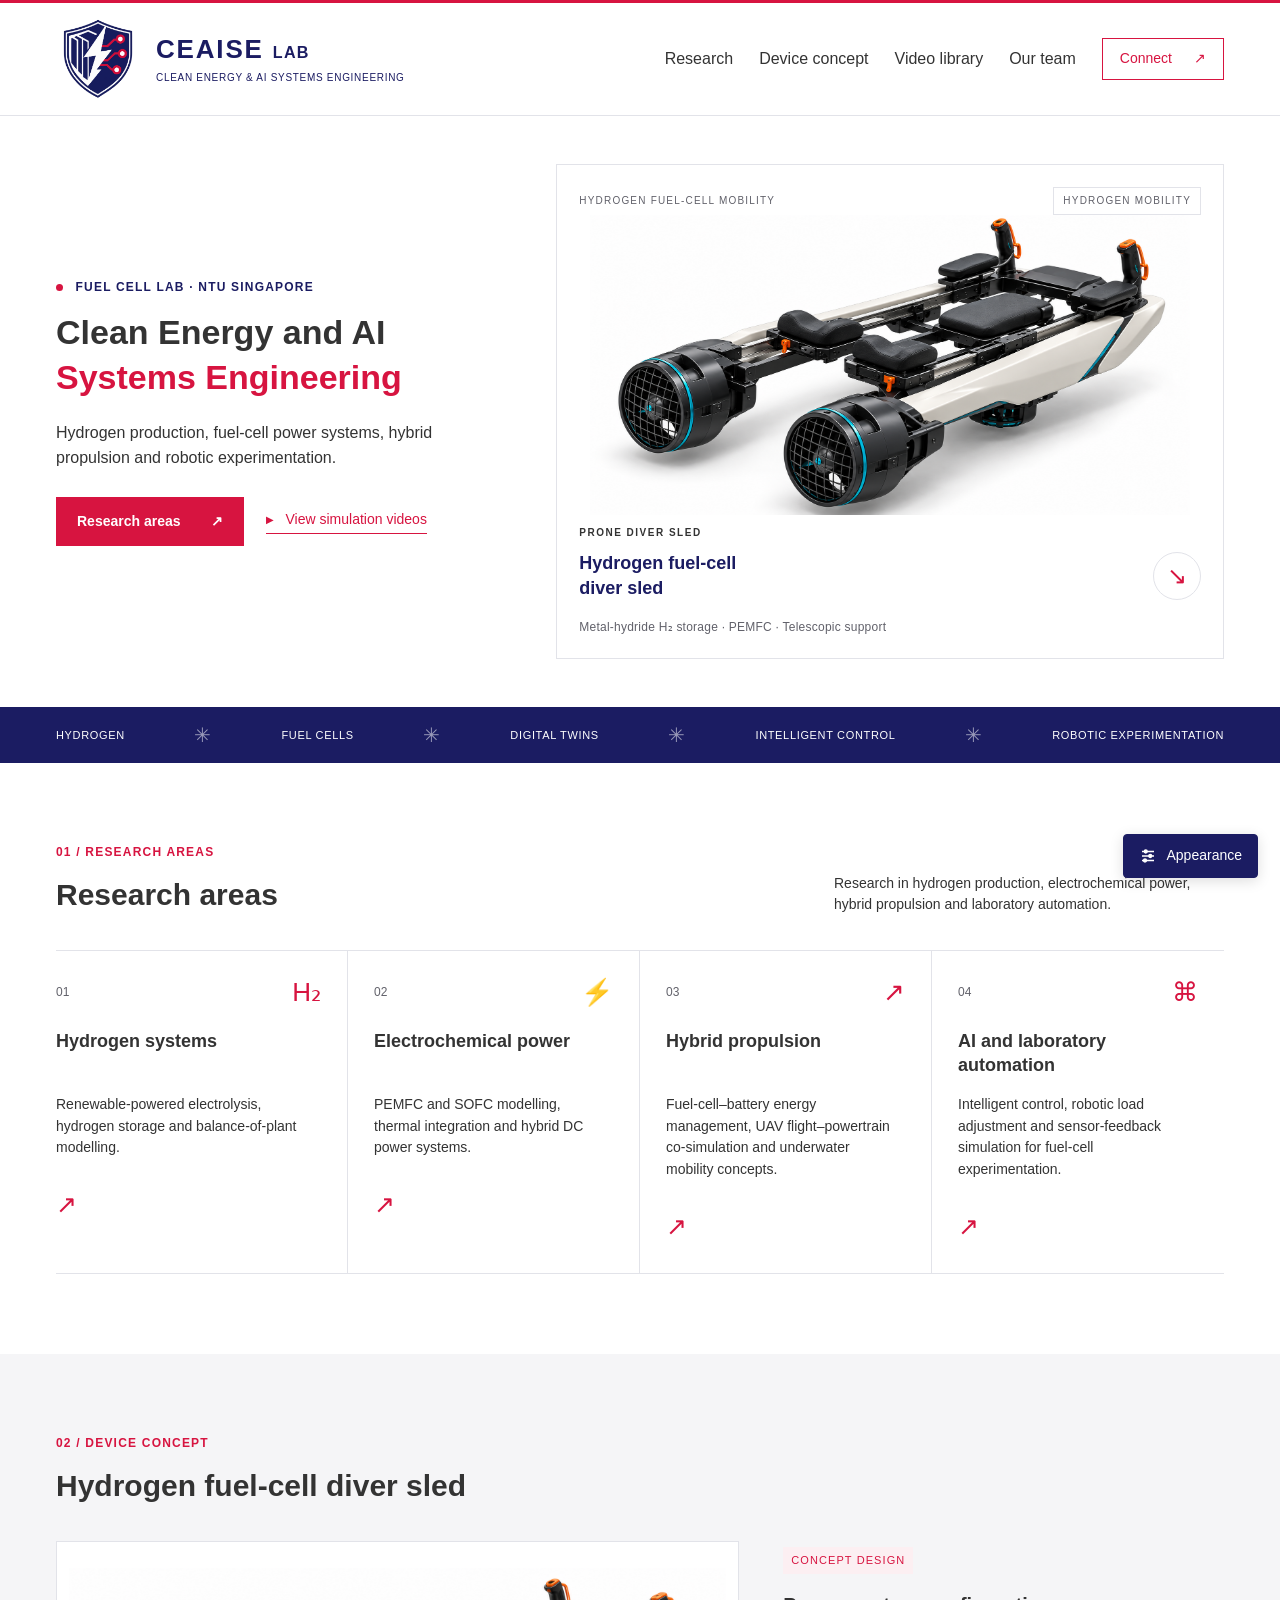
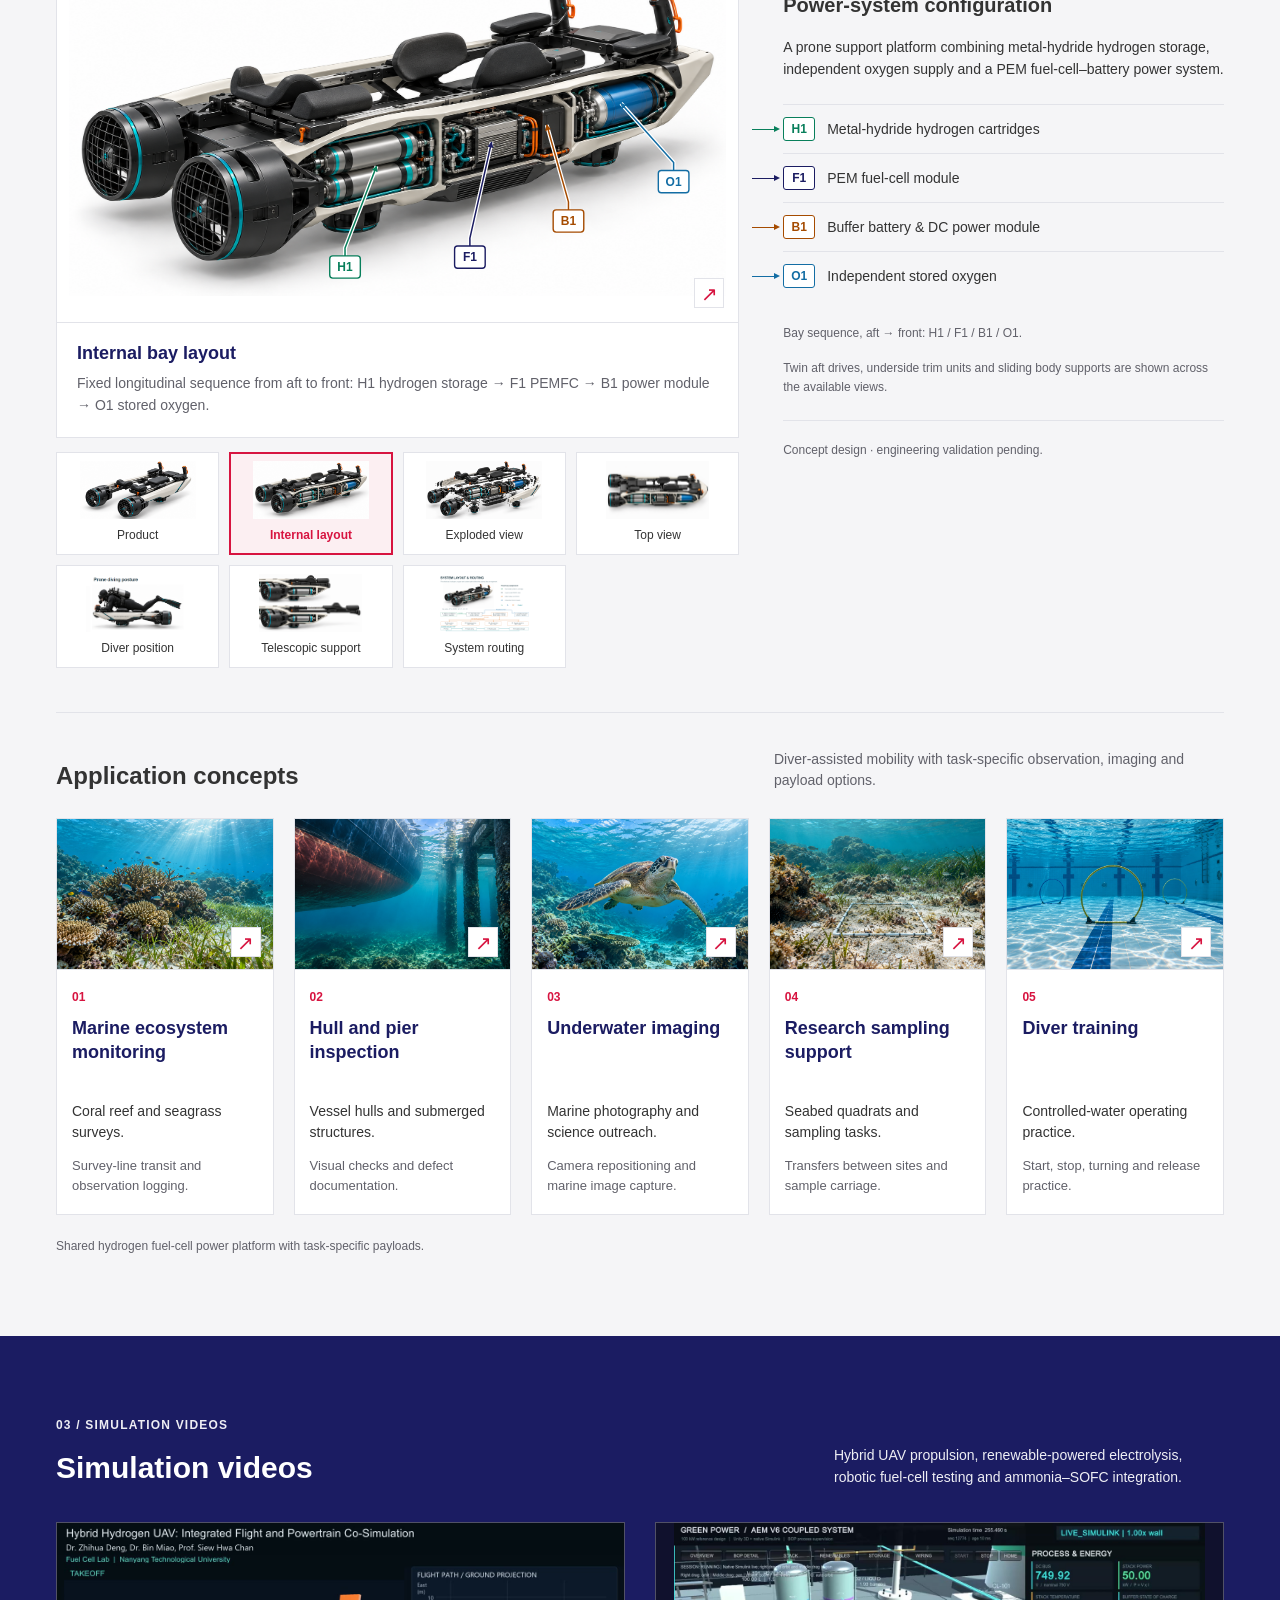
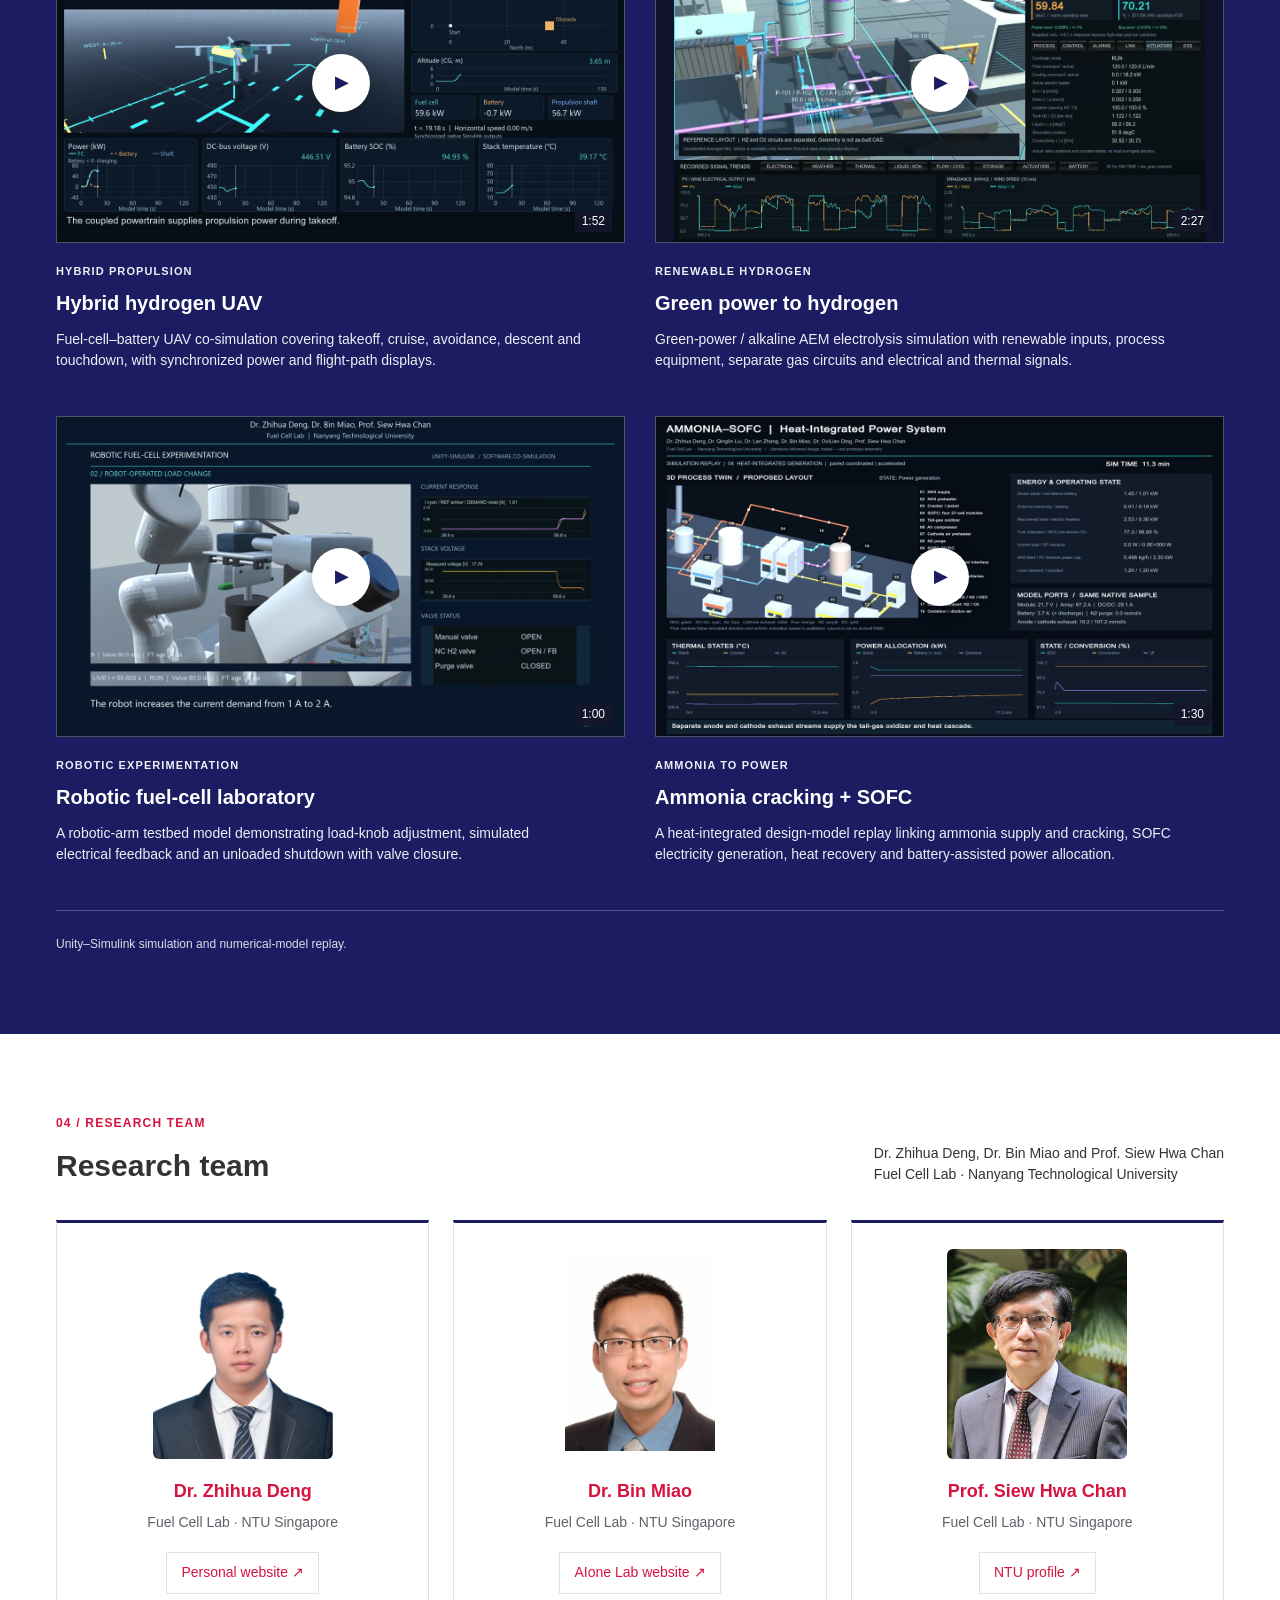
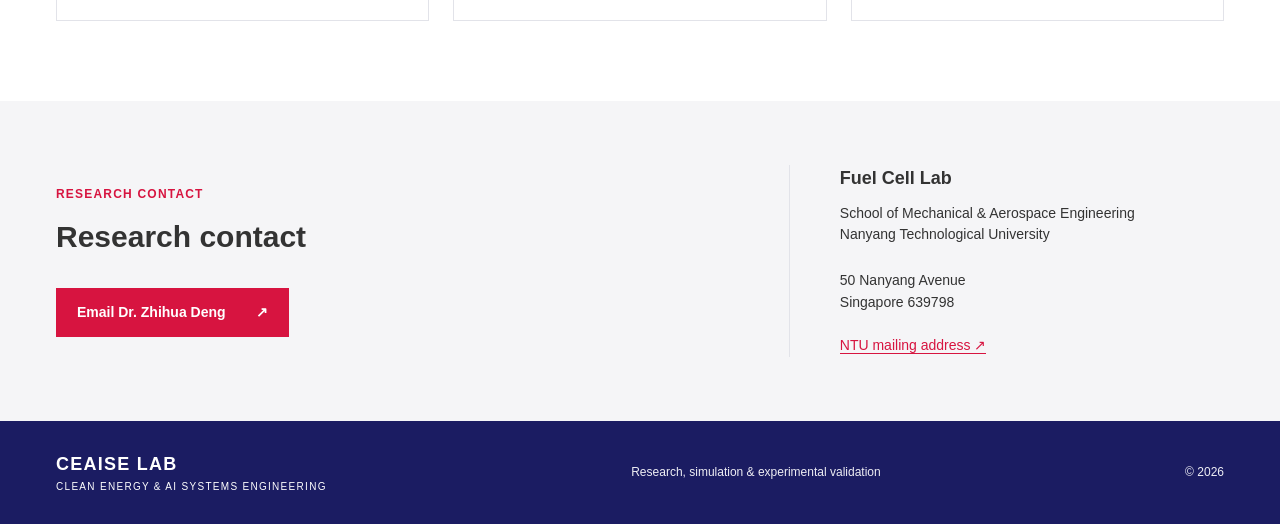
<file: ceaise-lab/index.html>
<!doctype html>
<html lang="en">
<head>
  <meta charset="utf-8"><meta name="viewport" content="width=device-width,initial-scale=1">
  <meta name="description" content="CEAISE Lab — Clean Energy and Artificial Intelligence Systems Engineering. A research showcase of hydrogen systems, fuel-cell propulsion, renewable electrolysis and robotic experimentation. Fuel Cell Lab, Nanyang Technological University, Singapore.">
  <meta name="theme-color" content="#1b1c62"><title>CEAISE Lab — Clean Energy & AI Systems Engineering</title>
  <link rel="icon" href="assets/brand/lab-emblem.png" type="image/png"><link rel="stylesheet" href="styles.css"><link rel="stylesheet" href="theme.css">
  <script src="content.js" defer></script><script src="app.js" defer></script><script src="annotations.js" defer></script><script src="appearance.js" defer></script>
  <link rel="canonical" href="https://dzh001-energy.github.io/ceaise-lab/"><meta property="og:title" content="CEAISE Lab — Clean Energy & AI Systems Engineering"><meta property="og:url" content="https://dzh001-energy.github.io/ceaise-lab/">
</head>
<body>
  <a href="#main" class="skip-link">Skip to content</a>
  <header class="site-header"><div class="shell header-inner">
    <a class="brand" href="#home" aria-label="CEAISE Lab home"><img class="brand-emblem" src="assets/brand/lab-emblem.png" alt="Energy and AI laboratory emblem" width="84" height="90"><span>CEAISE <span class="brand-lab">LAB</span><small>CLEAN ENERGY & AI SYSTEMS ENGINEERING</small></span></a>
    <button class="menu-toggle" type="button" aria-expanded="false" aria-controls="main-nav">Menu <span aria-hidden="true">☰</span></button>
    <nav id="main-nav" aria-label="Main navigation"><a href="#research">Research</a><a href="#featured">Device concept</a><a href="#videos">Video library</a><a href="#team">Our team</a><a href="#contact" class="nav-contact">Connect <span aria-hidden="true">↗</span></a></nav>
  </div></header>
  <main id="main">
    <section class="hero shell" id="home" aria-labelledby="hero-title">
      <div class="hero-copy"><p class="eyebrow"><span class="dot"></span> FUEL CELL LAB · NTU SINGAPORE</p><h1 id="hero-title">Clean Energy and AI<br><em>Systems Engineering</em></h1><p class="hero-intro">Hydrogen production, fuel-cell power systems, hybrid propulsion and robotic experimentation.</p><div class="hero-actions"><a class="button primary" href="#research">Research areas <span aria-hidden="true">↗</span></a><a class="text-link" href="#videos"><span class="play-mini" aria-hidden="true">▶</span> View simulation videos</a></div></div>
      <div class="hero-visual"><div class="hero-topline"><span>HYDROGEN FUEL-CELL MOBILITY</span><span class="outlined-tag">HYDROGEN MOBILITY</span></div><img src="assets/images/sled-assembled.png" alt="Ivory and graphite prone diver sled with twin aft ducted propellers, body supports and teal accents" fetchpriority="high" width="1774" height="887"><div class="hero-caption"><div><span class="mini-label">PRONE DIVER SLED</span><strong>Hydrogen fuel-cell<br>diver sled</strong></div><a href="#featured" class="circle-link" aria-label="Hydrogen diver sled details">↘</a></div><p class="hero-image-note">Metal-hydride H₂ storage · PEMFC · Telescopic support</p></div>
    </section>
    <div class="research-ribbon"><div class="shell"><span>HYDROGEN</span><span aria-hidden="true">✳</span><span>FUEL CELLS</span><span aria-hidden="true">✳</span><span>DIGITAL TWINS</span><span aria-hidden="true">✳</span><span>INTELLIGENT CONTROL</span><span aria-hidden="true">✳</span><span>ROBOTIC EXPERIMENTATION</span></div></div>
    <section class="section shell" id="research" aria-labelledby="research-title"><div class="section-head"><div><p class="eyebrow">01 / RESEARCH AREAS</p><h2 id="research-title">Research areas</h2></div><p>Research in hydrogen production, electrochemical power, hybrid propulsion and laboratory automation.</p></div><div id="research-grid" class="research-grid"></div></section>
    <section class="device-section" id="featured" aria-labelledby="featured-title"><div class="shell section"><span id="gallery" class="section-anchor" aria-hidden="true"></span><div class="section-head"><div><p class="eyebrow">02 / DEVICE CONCEPT</p><h2 id="featured-title">Hydrogen fuel-cell diver sled</h2></div></div><div class="device-overview"><div class="device-viewer"><figure id="device-view-panel" class="device-view-panel" role="tabpanel" aria-labelledby="view-tab-cutaway"><button type="button" id="device-image-open" class="device-image-open" aria-label="Enlarge Internal bay layout"><img id="device-view-image" src="assets/images/sled-cutaway.png" alt="Internal bay layout of the hydrogen fuel-cell diver sled" width="1774" height="887"><span class="expand-icon" aria-hidden="true">↗</span></button><figcaption><h3 id="device-view-title">Internal bay layout</h3><p id="device-view-caption">Fixed bay sequence: hydrogen storage, fuel cell, battery and oxygen storage.</p></figcaption></figure><div id="device-view-tabs" class="device-view-tabs" role="tablist" aria-label="Device views"></div></div><div class="device-summary featured-copy"><span class="status-tag">CONCEPT DESIGN</span><h3>Power-system configuration</h3><p>A prone support platform combining metal-hydride hydrogen storage, independent oxygen supply and a PEM fuel-cell–battery power system.</p><dl class="module-list"><div><dt data-module="H1">H1</dt><dd>Metal-hydride hydrogen cartridges</dd></div><div><dt data-module="F1">F1</dt><dd>PEM fuel-cell module</dd></div><div><dt data-module="B1">B1</dt><dd>Buffer battery & DC power module</dd></div><div><dt data-module="O1">O1</dt><dd>Independent stored oxygen</dd></div></dl><p class="device-bay-note">Bay sequence, aft → front: H1 / F1 / B1 / O1.</p><p class="device-bay-note">Twin aft drives, underside trim units and sliding body supports are shown across the available views.</p><small class="design-note">Concept design · engineering validation pending.</small></div></div><section class="application-block" id="applications" aria-labelledby="applications-title"><div class="application-heading"><h3 id="applications-title">Application concepts</h3><p>Diver-assisted mobility with task-specific observation, imaging and payload options.</p></div><div id="applications-grid" class="applications-grid"></div><p class="application-note">Shared hydrogen fuel-cell power platform with task-specific payloads.</p></section></div></section>
    <section class="video-section" id="videos" aria-labelledby="videos-title"><div class="section shell"><div class="section-head"><div><p class="eyebrow">03 / SIMULATION VIDEOS</p><h2 id="videos-title">Simulation videos</h2></div><p>Hybrid UAV propulsion, renewable-powered electrolysis, robotic fuel-cell testing and ammonia–SOFC integration.</p></div><div id="video-grid" class="video-grid"></div><p class="video-footnote">Unity–Simulink simulation and numerical-model replay.</p></div></section>
    <section class="section shell" id="team" aria-labelledby="team-title"><div class="section-head"><div><p class="eyebrow">04 / RESEARCH TEAM</p><h2 id="team-title">Research team</h2></div><p>Dr. Zhihua Deng, Dr. Bin Miao and Prof. Siew Hwa Chan<br><span class="affiliation-line">Fuel Cell Lab · Nanyang Technological University</span></p></div><div id="team-grid" class="team-grid"></div></section>
    <section class="contact-wrap" id="contact" aria-labelledby="contact-title"><div class="shell contact-inner"><div><p class="eyebrow">RESEARCH CONTACT</p><h2 id="contact-title">Research contact</h2><a href="mailto:zhihua.deng@ntu.edu.sg" class="button light">Email Dr. Zhihua Deng <span aria-hidden="true">↗</span></a></div><div class="contact-details"><strong>Fuel Cell Lab</strong><p>School of Mechanical & Aerospace Engineering<br>Nanyang Technological University</p><address>50 Nanyang Avenue<br>Singapore 639798</address><a href="https://www.ntu.edu.sg/mae/about-us/contact-us" target="_blank" rel="noopener noreferrer">NTU mailing address <span aria-hidden="true">↗</span></a></div></div></section>
  </main>
  <footer class="site-footer"><div class="shell footer-inner"><a class="footer-brand" href="#home">CEAISE LAB <span>CLEAN ENERGY & AI SYSTEMS ENGINEERING</span></a><p>Research, simulation & experimental validation</p><div><span>© <span id="year">2026</span></span></div></div></footer>
  <dialog id="image-dialog" class="image-dialog" aria-labelledby="image-dialog-title"><div class="dialog-top"><div><span class="mini-label">CEAISE / IMAGE GALLERY</span><h2 id="image-dialog-title"></h2></div><button class="close-dialog" type="button" aria-label="Close image viewer">×</button></div><div class="image-viewer"><button class="image-prev" aria-label="Previous image" type="button">←</button><div class="dialog-image-stage"><img id="dialog-image" alt=""></div><button class="image-next" aria-label="Next image" type="button">→</button></div><div class="dialog-bottom"><p id="dialog-image-caption"></p><a id="download-image" class="text-link" download>Download image ↓</a></div></dialog>
  <dialog id="video-dialog" class="video-dialog" aria-labelledby="video-dialog-title"><div class="dialog-top"><div><span class="mini-label">CEAISE / RESEARCH DEMONSTRATION</span><h2 id="video-dialog-title"></h2></div><button class="close-dialog" type="button" aria-label="Close video player">×</button></div><video id="research-player" controls playsinline preload="none">Your browser does not support HTML video.</video><div class="video-description"><p id="video-dialog-description"></p><p id="video-error" role="status" hidden>The browser could not play this file. <a id="video-fallback" href="#">Open the original MP4</a></p><a id="video-original" class="text-link" download>Download original video ↓</a></div></dialog>
<button type="button" id="appearance-toggle" class="appearance-toggle" aria-haspopup="dialog" aria-controls="appearance-dialog" aria-expanded="false"><svg width="18" height="18" viewBox="0 0 24 24" fill="none" stroke="currentColor" stroke-width="1.7" aria-hidden="true"><path d="M4 6h16M4 12h16M4 18h16"/><circle cx="9" cy="6" r="2" fill="currentColor"/><circle cx="15" cy="12" r="2" fill="currentColor"/><circle cx="8" cy="18" r="2" fill="currentColor"/></svg>Appearance</button>
<dialog id="appearance-dialog" class="appearance-dialog" aria-labelledby="appearance-title"><div class="appearance-heading"><h2 id="appearance-title">Appearance</h2><button type="button" class="appearance-close" aria-label="Close appearance settings">×</button></div><p class="appearance-intro">Colour, text size and page spacing.</p><fieldset class="palette-fieldset"><legend>Colour palette</legend><div class="palette-grid"><button type="button" class="palette-choice" data-palette="ntu" aria-pressed="true"><span class="swatches" aria-hidden="true"><i style="background:#1b1c62"></i><i style="background:#d71440"></i></span>NTU Navy & Red</button><button type="button" class="palette-choice" data-palette="ocean" aria-pressed="false"><span class="swatches" aria-hidden="true"><i style="background:#143c41"></i><i style="background:#08776c"></i></span>Ocean Teal</button><button type="button" class="palette-choice" data-palette="slate" aria-pressed="false"><span class="swatches" aria-hidden="true"><i style="background:#293442"></i><i style="background:#8b3047"></i></span>Slate & Burgundy</button></div></fieldset><div class="appearance-row"><label for="accent-colour">Accent colour</label><div class="accent-input"><output id="accent-value" for="accent-colour">#D71440</output><input type="color" id="accent-colour" value="#d71440"></div></div><div class="appearance-size"><div class="appearance-row"><label for="text-size">Text size</label><output id="text-size-value" for="text-size">100%</output></div><input id="text-size" type="range" min="90" max="120" step="5" value="100" aria-label="Text size percentage"></div><div class="appearance-row"><label for="page-density">Page spacing</label><select id="page-density"><option value="comfortable">Comfortable</option><option value="compact">Compact</option></select></div><button type="button" class="appearance-reset">Restore defaults</button><p class="appearance-help">Preferences are saved in this browser. Accent colours are adjusted for readable text.</p><p class="sr-only" id="appearance-status" role="status"></p></dialog>

  <noscript><div class="noscript-note">Enable JavaScript to browse the image gallery, research videos and team profiles. Featured images and research information remain available above.</div></noscript>
</body></html>
</file>
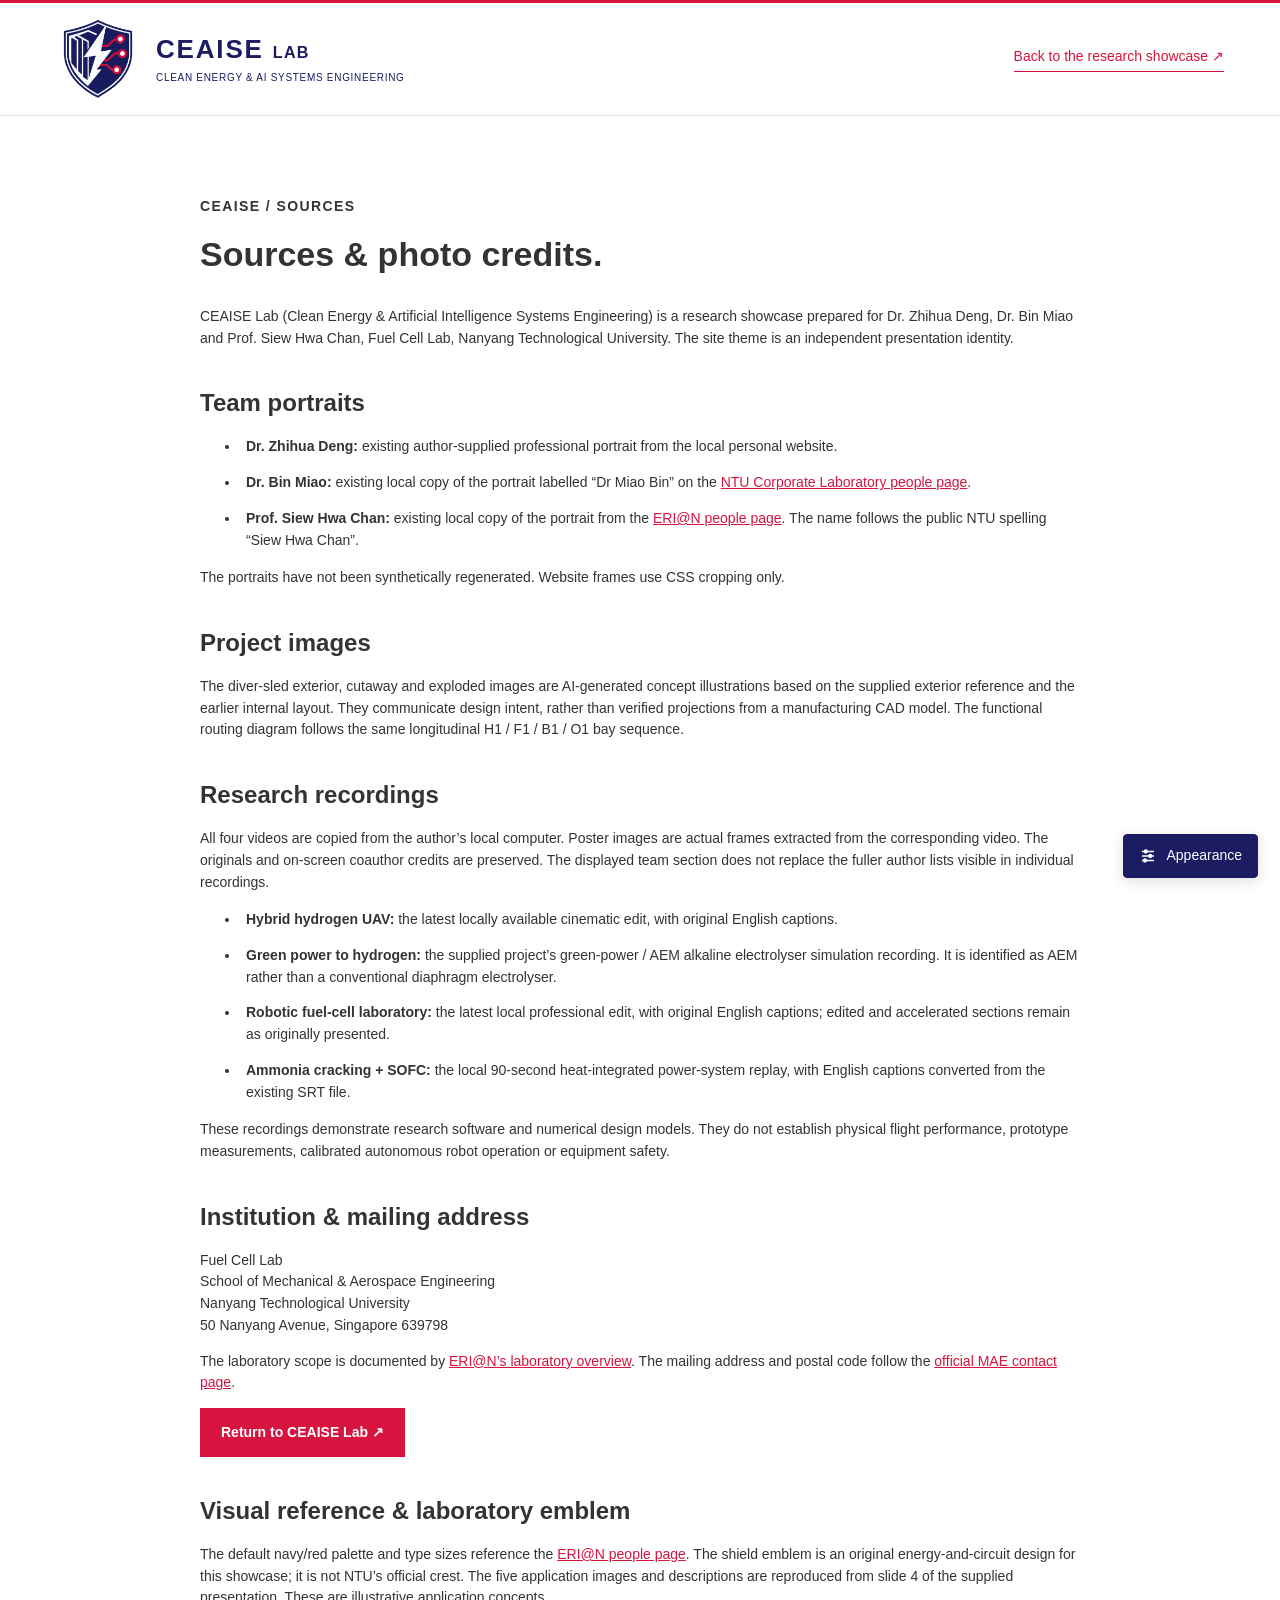
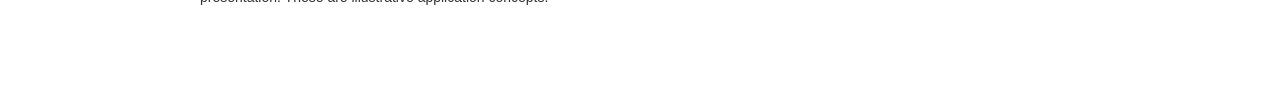
<file: ceaise-lab/credits.html>
<!doctype html><html lang="en"><head><meta charset="utf-8"><meta name="viewport" content="width=device-width,initial-scale=1"><title>Sources & photo credits — CEAISE</title><link rel="stylesheet" href="styles.css"><link rel="stylesheet" href="theme.css"><script src="appearance.js" defer></script><link rel="icon" href="assets/brand/lab-emblem.png"></head><body><header class="site-header"><div class="shell header-inner"><a class="brand" href="index.html"><img class="brand-emblem" src="assets/brand/lab-emblem.png" alt="Energy and AI laboratory emblem" width="84" height="90"><span>CEAISE <span class="brand-lab">LAB</span><small>CLEAN ENERGY & AI SYSTEMS ENGINEERING</small></span></a><a class="text-link" href="index.html">Back to the research showcase ↗</a></div></header><main class="shell credits-main"><p class="eyebrow">CEAISE / SOURCES</p><h1>Sources & photo credits.</h1><p>CEAISE Lab (Clean Energy & Artificial Intelligence Systems Engineering) is a research showcase prepared for Dr. Zhihua Deng, Dr. Bin Miao and Prof. Siew Hwa Chan, Fuel Cell Lab, Nanyang Technological University. The site theme is an independent presentation identity.</p><h2>Team portraits</h2><ul><li><strong>Dr. Zhihua Deng:</strong> existing author-supplied professional portrait from the local personal website.</li><li><strong>Dr. Bin Miao:</strong> existing local copy of the portrait labelled “Dr Miao Bin” on the <a href="https://www.ntu.edu.sg/nti-ntu-corp-lab/our-people" target="_blank" rel="noopener noreferrer">NTU Corporate Laboratory people page</a>.</li><li><strong>Prof. Siew Hwa Chan:</strong> existing local copy of the portrait from the <a href="https://www.ntu.edu.sg/erian/about-us/our-people" target="_blank" rel="noopener noreferrer">ERI@N people page</a>. The name follows the public NTU spelling “Siew Hwa Chan”.</li></ul><p>The portraits have not been synthetically regenerated. Website frames use CSS cropping only.</p><h2>Project images</h2><p>The diver-sled exterior, cutaway and exploded images are AI-generated concept illustrations based on the supplied exterior reference and the earlier internal layout. They communicate design intent, rather than verified projections from a manufacturing CAD model. The functional routing diagram follows the same longitudinal H1 / F1 / B1 / O1 bay sequence.</p><h2>Research recordings</h2><p>All four videos are copied from the author’s local computer. Poster images are actual frames extracted from the corresponding video. The originals and on-screen coauthor credits are preserved. The displayed team section does not replace the fuller author lists visible in individual recordings.</p><ul><li><strong>Hybrid hydrogen UAV:</strong> the latest locally available cinematic edit, with original English captions.</li><li><strong>Green power to hydrogen:</strong> the supplied project’s green-power / AEM alkaline electrolyser simulation recording. It is identified as AEM rather than a conventional diaphragm electrolyser.</li><li><strong>Robotic fuel-cell laboratory:</strong> the latest local professional edit, with original English captions; edited and accelerated sections remain as originally presented.</li><li><strong>Ammonia cracking + SOFC:</strong> the local 90-second heat-integrated power-system replay, with English captions converted from the existing SRT file.</li></ul><p>These recordings demonstrate research software and numerical design models. They do not establish physical flight performance, prototype measurements, calibrated autonomous robot operation or equipment safety.</p><h2>Institution & mailing address</h2><p>Fuel Cell Lab<br>School of Mechanical & Aerospace Engineering<br>Nanyang Technological University<br>50 Nanyang Avenue, Singapore 639798</p><p>The laboratory scope is documented by <a href="https://www.ntu.edu.sg/erian/research-capabilities/energy-storage-and-hydrogen-fuel-cells" target="_blank" rel="noopener noreferrer">ERI@N’s laboratory overview</a>. The mailing address and postal code follow the <a href="https://www.ntu.edu.sg/mae/about-us/contact-us" target="_blank" rel="noopener noreferrer">official MAE contact page</a>.</p><a class="button primary" href="index.html">Return to CEAISE Lab ↗</a><h2>Visual reference & laboratory emblem</h2><p>The default navy/red palette and type sizes reference the <a href="https://www.ntu.edu.sg/erian/about-us/our-people">ERI@N people page</a>. The shield emblem is an original energy-and-circuit design for this showcase; it is not NTU’s official crest. The five application images and descriptions are reproduced from slide 4 of the supplied presentation. These are illustrative application concepts.</p></main><button type="button" id="appearance-toggle" class="appearance-toggle" aria-haspopup="dialog" aria-controls="appearance-dialog" aria-expanded="false"><svg width="18" height="18" viewBox="0 0 24 24" fill="none" stroke="currentColor" stroke-width="1.7" aria-hidden="true"><path d="M4 6h16M4 12h16M4 18h16"/><circle cx="9" cy="6" r="2" fill="currentColor"/><circle cx="15" cy="12" r="2" fill="currentColor"/><circle cx="8" cy="18" r="2" fill="currentColor"/></svg>Appearance</button>
<dialog id="appearance-dialog" class="appearance-dialog" aria-labelledby="appearance-title"><div class="appearance-heading"><h2 id="appearance-title">Appearance</h2><button type="button" class="appearance-close" aria-label="Close appearance settings">×</button></div><p class="appearance-intro">Colour, text size and page spacing.</p><fieldset class="palette-fieldset"><legend>Colour palette</legend><div class="palette-grid"><button type="button" class="palette-choice" data-palette="ntu" aria-pressed="true"><span class="swatches" aria-hidden="true"><i style="background:#1b1c62"></i><i style="background:#d71440"></i></span>NTU Navy & Red</button><button type="button" class="palette-choice" data-palette="ocean" aria-pressed="false"><span class="swatches" aria-hidden="true"><i style="background:#143c41"></i><i style="background:#08776c"></i></span>Ocean Teal</button><button type="button" class="palette-choice" data-palette="slate" aria-pressed="false"><span class="swatches" aria-hidden="true"><i style="background:#293442"></i><i style="background:#8b3047"></i></span>Slate & Burgundy</button></div></fieldset><div class="appearance-row"><label for="accent-colour">Accent colour</label><div class="accent-input"><output id="accent-value" for="accent-colour">#D71440</output><input type="color" id="accent-colour" value="#d71440"></div></div><div class="appearance-size"><div class="appearance-row"><label for="text-size">Text size</label><output id="text-size-value" for="text-size">100%</output></div><input id="text-size" type="range" min="90" max="120" step="5" value="100" aria-label="Text size percentage"></div><div class="appearance-row"><label for="page-density">Page spacing</label><select id="page-density"><option value="comfortable">Comfortable</option><option value="compact">Compact</option></select></div><button type="button" class="appearance-reset">Restore defaults</button><p class="appearance-help">Preferences are saved in this browser. Accent colours are adjusted for readable text.</p><p class="sr-only" id="appearance-status" role="status"></p></dialog>
</body></html>
</file>
<file: assets/css/style.css>
/* =========================================================
   Dr. Zhihua Deng — Academic Homepage
   Theme: Energy Systems × Artificial Intelligence
   ---------------------------------------------------------
   EDIT COLOURS HERE: change the values in :root below.
   Everything else inherits from these tokens.
   ========================================================= */

:root{
  /* ---- brand palette ---- */
  --navy-900:#060F1E;
  --navy-800:#0A1A2F;   /* deep energy navy  */
  --navy-700:#12263F;
  --accent:#14C0AE;     /* hydrogen teal      */
  --accent-2:#F0A63C;   /* energy amber       */
  --accent-3:#4C8DF6;   /* electric blue (AI) */

  /* ---- semantic surface tokens (light, default) ---- */
  --bg:#FFFFFF;
  --bg-alt:#F4F7FC;
  --bg-sunk:#EDF2F9;
  --surface:#FFFFFF;
  --surface-2:#FAFCFF;
  --ink:#0E1B2E;
  --ink-2:#33455F;
  --muted:#6B7C95;
  --line:rgba(14,27,46,.11);
  --line-2:rgba(14,27,46,.06);
  --shadow:0 1px 2px rgba(10,26,47,.04), 0 8px 24px -12px rgba(10,26,47,.18);
  --shadow-lg:0 2px 4px rgba(10,26,47,.05), 0 22px 48px -20px rgba(10,26,47,.28);
  --hero-1:#0A1A2F;
  --hero-2:#12335A;
  --hero-ink:#EAF1FA;
  --hero-ink-2:#A9BDD6;
  --on-accent:#04231F;

  /* ---- layout ---- */
  --maxw:1180px;
  --r-sm:8px; --r-md:12px; --r-lg:18px; --r-xl:26px;
  --nav-h:66px;

  /* ---- type ---- */
  --font: -apple-system, BlinkMacSystemFont, "Segoe UI", "Helvetica Neue",
          "PingFang SC", "Hiragino Sans GB", "Microsoft YaHei", "Noto Sans SC",
          Roboto, Arial, sans-serif;
  --mono: ui-monospace, SFMono-Regular, "SF Mono", Menlo, Consolas, "Liberation Mono", monospace;
}

/* ---------- dark ---------- */
[data-theme="dark"]{
  --bg:#0B1220; --bg-alt:#0E1728; --bg-sunk:#091120;
  --surface:#141E31; --surface-2:#182337;
  --ink:#E9F0FA; --ink-2:#C3D0E2; --muted:#8C9CB5;
  --line:rgba(233,240,250,.13); --line-2:rgba(233,240,250,.07);
  --shadow:0 1px 2px rgba(0,0,0,.3), 0 10px 30px -14px rgba(0,0,0,.6);
  --shadow-lg:0 2px 6px rgba(0,0,0,.35), 0 24px 52px -22px rgba(0,0,0,.75);
  --hero-1:#050B14; --hero-2:#0D2036;
  --on-accent:#04231F;
}
/* ---------- midnight (higher contrast, deeper) ---------- */
[data-theme="midnight"]{
  --bg:#060B14; --bg-alt:#080F1B; --bg-sunk:#04080F;
  --surface:#0D1626; --surface-2:#111C2F;
  --ink:#E4EDF9; --ink-2:#B9C8DE; --muted:#7E8FA8;
  --line:rgba(228,237,249,.14); --line-2:rgba(228,237,249,.07);
  --shadow:0 1px 2px rgba(0,0,0,.4), 0 12px 34px -14px rgba(0,0,0,.8);
  --shadow-lg:0 2px 8px rgba(0,0,0,.5), 0 28px 60px -24px rgba(0,0,0,.9);
  --hero-1:#03070D; --hero-2:#0A1826;
  --on-accent:#04231F;
}

*{box-sizing:border-box}
html{scroll-behavior:smooth;scroll-padding-top:calc(var(--nav-h) + 12px);-webkit-text-size-adjust:100%}
body{
  margin:0;background:var(--bg);color:var(--ink);
  font-family:var(--font);font-size:16px;line-height:1.68;
  -webkit-font-smoothing:antialiased;
  transition:background .35s ease,color .35s ease;
}
img{max-width:100%;display:block}
a{color:var(--accent);text-decoration:none;transition:color .2s ease}
a:hover{color:var(--accent-3)}
h1,h2,h3,h4{margin:0;line-height:1.24;font-weight:650;letter-spacing:-.011em}
p{margin:0}
ul,ol{margin:0;padding:0;list-style:none}
button{font:inherit;color:inherit;cursor:pointer}

.wrap{width:100%;max-width:var(--maxw);margin:0 auto;padding:0 28px}
.ic{width:18px;height:18px;display:inline-block;vertical-align:-3px;flex:none}
.muted{color:var(--muted)}
.small{font-size:13px}
code{font-family:var(--mono);font-size:.88em;background:var(--bg-sunk);padding:1px 6px;border-radius:5px;border:1px solid var(--line-2)}

.skip{position:absolute;left:-9999px;top:0;background:var(--accent);color:#04231F;padding:10px 16px;z-index:99;border-radius:0 0 8px 0}
.skip:focus{left:0}

/* ============================ HEADER ============================ */
.site-header{
  position:sticky;top:0;z-index:60;
  background:color-mix(in srgb, var(--bg) 82%, transparent);
  backdrop-filter:saturate(160%) blur(14px);
  -webkit-backdrop-filter:saturate(160%) blur(14px);
  border-bottom:1px solid var(--line);
}
.header-inner{display:flex;align-items:center;gap:18px;height:var(--nav-h)}
.brand{display:flex;align-items:center;gap:11px;color:var(--ink);flex:none}
.brand:hover{color:var(--ink)}
.brand-mark{
  width:34px;height:34px;border-radius:9px;display:grid;place-items:center;
  background:linear-gradient(145deg,var(--navy-700),var(--navy-900));
  color:var(--accent);font-weight:700;font-size:13px;letter-spacing:.02em;
  box-shadow:inset 0 0 0 1px rgba(255,255,255,.08);
}
.brand-text{display:flex;flex-direction:column;line-height:1.2}
.brand-text strong{font-size:14.5px;font-weight:650}
.brand-text em{font-style:normal;font-size:11.5px;color:var(--muted);letter-spacing:.04em}

.nav{margin-left:auto}
.nav ul{display:flex;gap:2px;align-items:center}
.nav a{
  display:block;padding:7px 10px;border-radius:8px;font-size:13.2px;font-weight:500;
  color:var(--ink-2);white-space:nowrap;
}
.nav a:hover{background:var(--bg-sunk);color:var(--ink)}
.nav a.active{color:var(--accent);background:color-mix(in srgb,var(--accent) 12%, transparent)}

.header-actions{display:flex;gap:6px;flex:none}
.icon-btn{
  width:34px;height:34px;display:grid;place-items:center;border:1px solid var(--line);
  background:var(--surface);border-radius:9px;color:var(--ink-2);transition:.2s;
}
.icon-btn:hover{color:var(--accent);border-color:var(--accent);transform:translateY(-1px)}
.nav-toggle{display:none;width:34px;height:34px;place-items:center;background:none;border:0;color:var(--ink)}
.scroll-progress{
  position:absolute;left:0;bottom:-1px;height:2px;width:0;
  background:linear-gradient(90deg,var(--accent),var(--accent-3));transition:width .1s linear;
}

/* ============================ HERO ============================ */
.hero{
  position:relative;overflow:hidden;color:var(--hero-ink);
  background:linear-gradient(155deg,var(--hero-1) 0%,var(--hero-2) 62%,var(--navy-700) 100%);
  padding:62px 0 54px;
}
.hero-bg{
  position:absolute;inset:0;pointer-events:none;
  background-image:var(--hero-image,none);
  background-size:cover;background-position:center;
}
.hero-bg::before{
  content:"";position:absolute;inset:0;
  background:
    radial-gradient(1100px 620px at 76% 8%, color-mix(in srgb,var(--accent) 26%, transparent), transparent 62%),
    radial-gradient(820px 520px at 8% 96%, color-mix(in srgb,var(--accent-3) 22%, transparent), transparent 60%);
  opacity:.85;
}
.hero[data-pattern="grid"] .hero-bg::after{
  content:"";position:absolute;inset:0;opacity:.16;
  background-image:
    linear-gradient(color-mix(in srgb,var(--accent) 60%, transparent) 1px, transparent 1px),
    linear-gradient(90deg,color-mix(in srgb,var(--accent) 60%, transparent) 1px, transparent 1px);
  background-size:52px 52px;
  mask-image:radial-gradient(900px 520px at 60% 30%,#000 20%,transparent 78%);
}
.hero[data-pattern="plain"] .hero-bg::before{opacity:.25}
.hero-inner{position:relative;display:grid;grid-template-columns:1fr 380px;gap:56px;align-items:center}

.eyebrow{
  font-size:12.5px;letter-spacing:.16em;text-transform:uppercase;color:var(--accent);
  font-weight:600;margin-bottom:14px;
}
.hero-name{font-size:clamp(38px,5.4vw,60px);font-weight:700;letter-spacing:-.03em;line-height:1.06}
.hero-title{font-size:clamp(17px,2vw,21px);color:#fff;font-weight:550;margin-top:12px}
.hero-affil{font-size:15px;color:var(--hero-ink-2);margin-top:8px;max-width:56ch}
.hero-tagline{font-size:15.5px;color:var(--hero-ink-2);margin-top:20px;max-width:62ch;line-height:1.72}
.hero-actions{display:flex;flex-wrap:wrap;gap:10px;margin-top:28px}
.hero-contact{display:flex;flex-wrap:wrap;gap:8px 20px;margin-top:24px;font-size:14px}
.hero-contact a{display:inline-flex;align-items:center;gap:7px;color:var(--hero-ink-2)}
.hero-contact a:hover{color:#fff}

.btn{
  display:inline-flex;align-items:center;gap:8px;padding:10px 18px;border-radius:10px;
  font-size:14.5px;font-weight:600;border:1px solid transparent;transition:.22s;
}
.btn-primary{background:var(--accent);color:var(--on-accent)}
.btn-primary:hover{transform:translateY(-2px);box-shadow:0 10px 22px -10px color-mix(in srgb,var(--accent) 80%, transparent);color:var(--on-accent)}
.btn-ghost{border-color:color-mix(in srgb,#fff 34%, transparent);color:#fff;background:color-mix(in srgb,#fff 6%, transparent)}
.btn-ghost:hover{border-color:#fff;background:color-mix(in srgb,#fff 12%, transparent);color:#fff;transform:translateY(-2px)}
.btn.tiny{padding:7px 12px;font-size:13px;border-radius:8px}
.btn.ghost{border:1px solid var(--line);background:transparent;color:var(--ink-2)}
.btn.ghost:hover{border-color:var(--accent);color:var(--accent)}
.btn.block{width:100%;justify-content:center}

.hero-card{display:flex;flex-direction:column;gap:18px;align-items:stretch}

/* ---------- 肖像框：4:5 人像比例，适配半身照 ---------- */
.portrait-wrap{position:relative;width:100%;max-width:296px;margin:0 auto}
.portrait-ring{
  position:relative;border-radius:var(--r-xl);padding:9px;
  background:linear-gradient(155deg,
      color-mix(in srgb,var(--accent) 82%, transparent) 0%,
      color-mix(in srgb,var(--accent-3) 58%, transparent) 48%,
      color-mix(in srgb,var(--navy-700) 70%, transparent) 100%);
  box-shadow:var(--shadow-lg);
  transition:transform .4s cubic-bezier(.2,.7,.3,1);
}
.portrait-ring::after{
  content:"";position:absolute;inset:-12px;border-radius:calc(var(--r-xl) + 12px);
  border:1px solid color-mix(in srgb,var(--accent) 26%, transparent);
  pointer-events:none;
}
.hero-card:hover .portrait-ring{transform:translateY(-3px)}
.portrait-ring img{
  width:100%;height:auto;aspect-ratio:4/5;object-fit:cover;object-position:center 16%;
  border-radius:calc(var(--r-xl) - 9px);
  background:linear-gradient(160deg,var(--navy-700),var(--navy-900));
  display:block;
}
.portrait-badge{
  position:absolute;left:24px;bottom:24px;right:24px;
  display:flex;align-items:center;justify-content:center;gap:9px;
  padding:9px 14px;border-radius:100px;font-size:12.5px;font-weight:600;
  letter-spacing:.05em;color:#EAF1FA;
  background:color-mix(in srgb,var(--navy-900) 74%, transparent);
  border:1px solid rgba(255,255,255,.16);
  backdrop-filter:blur(10px);-webkit-backdrop-filter:blur(10px);
  text-align:center;
}
.portrait-badge .pdot{
  width:7px;height:7px;border-radius:50%;background:var(--accent);flex:none;
  box-shadow:0 0 0 3px color-mix(in srgb,var(--accent) 26%, transparent);
}
.photo-tip{
  display:none;margin:0;text-align:center;font-size:11.8px;line-height:1.55;
  color:var(--hero-ink-2);opacity:.8;letter-spacing:.01em;
}
.photo-tip b{color:var(--accent);font-weight:600}
.stat-grid{display:grid;grid-template-columns:1fr 1fr;gap:10px}
.stat{
  background:color-mix(in srgb,#fff 8%, transparent);
  border:1px solid color-mix(in srgb,#fff 14%, transparent);
  border-radius:var(--r-md);padding:11px 13px;backdrop-filter:blur(6px);
}
.stat b{display:block;font-size:21px;font-weight:700;letter-spacing:-.02em;color:#fff;line-height:1.2}
.stat span{font-size:11.5px;color:var(--hero-ink-2);letter-spacing:.02em}
.scroll-cue{
  position:absolute;left:50%;bottom:16px;transform:translateX(-50%);
  color:var(--hero-ink-2);opacity:.8;
}
.scroll-cue .ic{width:22px;height:22px;transform:rotate(90deg);animation:bob 2.4s ease-in-out infinite}
@keyframes bob{0%,100%{transform:rotate(90deg) translateY(0)}50%{transform:rotate(90deg) translateY(6px)}}

/* ============================ SECTIONS ============================ */
.sec{padding:88px 0}
.sec-alt{background:var(--bg-alt)}
.sec + .sec{border-top:1px solid var(--line-2)}
.sec-head{margin-bottom:40px;position:relative}
.sec-num{
  font-family:var(--mono);font-size:13px;color:var(--accent);letter-spacing:.1em;
  display:block;margin-bottom:8px;font-weight:600;
}
.sec-head h2{font-size:clamp(26px,3.4vw,34px);letter-spacing:-.022em}
.sec-sub{color:var(--muted);margin-top:9px;font-size:15px;max-width:70ch}
.sub-head{
  font-size:17px;margin:38px 0 20px;display:flex;align-items:center;gap:9px;color:var(--ink);
}
.sub-head .ic{color:var(--accent)}

/* ============================ ABOUT ============================ */
.about-grid{display:grid;grid-template-columns:1fr 340px;gap:48px;align-items:start}
.about-body p{color:var(--ink-2);font-size:16.2px;margin-bottom:16px}
.about-body p:last-child{margin-bottom:0}
.about-body strong{color:var(--ink);font-weight:640}
.about-side{display:flex;flex-direction:column;gap:18px}
.panel{
  background:var(--surface);border:1px solid var(--line);border-radius:var(--r-lg);
  padding:22px;box-shadow:var(--shadow);
}
.panel h3{font-size:14px;letter-spacing:.09em;text-transform:uppercase;color:var(--muted);margin-bottom:14px;font-weight:600}
.tag-cloud{display:flex;flex-wrap:wrap;gap:8px}
.tag{
  font-size:13px;padding:6px 12px;border-radius:100px;background:var(--bg-sunk);
  border:1px solid var(--line-2);color:var(--ink-2);
}
.tag.accent{background:color-mix(in srgb,var(--accent) 14%, transparent);border-color:color-mix(in srgb,var(--accent) 34%, transparent);color:color-mix(in srgb,var(--accent) 78%, var(--ink))}
.fact-list li{display:flex;justify-content:space-between;gap:14px;padding:9px 0;border-bottom:1px dashed var(--line-2);font-size:14.3px}
.fact-list li:last-child{border-bottom:0}
.fact-list span{color:var(--muted);flex:none}
.fact-list b{text-align:right;font-weight:600}

/* ============================ NEWS ============================ */
.news-list li{
  display:grid;grid-template-columns:118px 1fr;gap:22px;padding:15px 0;
  border-bottom:1px solid var(--line-2);align-items:baseline;
}
.news-list li:last-child{border-bottom:0}
.news-date{font-family:var(--mono);font-size:13px;color:var(--accent);letter-spacing:.02em}
.news-txt{color:var(--ink-2);font-size:15.2px}
.news-txt b{color:var(--ink)}

/* ============================ CARDS ============================ */
.card-grid{display:grid;grid-template-columns:repeat(auto-fill,minmax(min(100%,310px),1fr));gap:20px}
.card{
  position:relative;background:var(--surface);border:1px solid var(--line);
  border-radius:var(--r-lg);padding:26px;box-shadow:var(--shadow);
  transition:transform .28s cubic-bezier(.2,.7,.3,1),box-shadow .28s,border-color .28s;
  overflow:hidden;
}
.card::before{
  content:"";position:absolute;left:0;top:0;height:3px;width:100%;
  background:linear-gradient(90deg,var(--accent),var(--accent-3));
  transform:scaleX(0);transform-origin:left;transition:transform .38s cubic-bezier(.2,.7,.3,1);
}
.card:hover{transform:translateY(-4px);box-shadow:var(--shadow-lg);border-color:color-mix(in srgb,var(--accent) 40%, var(--line))}
.card:hover::before{transform:scaleX(1)}
.card-ico{
  width:42px;height:42px;border-radius:12px;display:grid;place-items:center;margin-bottom:16px;
  background:color-mix(in srgb,var(--accent) 15%, transparent);
  color:var(--accent);border:1px solid color-mix(in srgb,var(--accent) 28%, transparent);
}
.card-ico .ic{width:21px;height:21px}
.card h3{font-size:17.5px;margin-bottom:9px}
.card p{color:var(--muted);font-size:14.6px;line-height:1.66}
.card .kw{display:flex;flex-wrap:wrap;gap:6px;margin-top:15px}
.card .kw span{
  font-size:11.8px;padding:3px 9px;border-radius:6px;background:var(--bg-sunk);
  color:var(--muted);border:1px solid var(--line-2);font-family:var(--mono);
}

/* ============================ PUBLICATIONS ============================ */
.filter-bar{
  display:flex;flex-wrap:wrap;gap:14px 20px;justify-content:space-between;align-items:center;
  padding:14px 16px;background:var(--surface);border:1px solid var(--line);
  border-radius:var(--r-md);margin-bottom:30px;box-shadow:var(--shadow);
}
.filter-right{display:flex;flex-wrap:wrap;gap:12px;align-items:center}
.chips{display:flex;flex-wrap:wrap;gap:7px}
.chip{
  font-size:13px;padding:6px 13px;border-radius:100px;border:1px solid var(--line);
  background:var(--surface-2);color:var(--ink-2);transition:.2s;font-weight:500;
}
.chip:hover{border-color:var(--accent);color:var(--accent)}
.chip.on{background:var(--accent);border-color:var(--accent);color:var(--on-accent);font-weight:600}
.search input{
  width:250px;padding:8px 14px;border-radius:100px;border:1px solid var(--line);
  background:var(--surface-2);color:var(--ink);font-size:14px;font-family:inherit;
}
.search input:focus{outline:none;border-color:var(--accent);box-shadow:0 0 0 3px color-mix(in srgb,var(--accent) 18%, transparent)}

.pub-group{margin-bottom:38px}
.pub-group h3{
  font-size:14px;letter-spacing:.1em;text-transform:uppercase;color:var(--muted);
  margin-bottom:16px;display:flex;align-items:center;gap:11px;font-weight:600;
}
.pub-group h3::after{content:"";flex:1;height:1px;background:var(--line)}
.pub-group h3 em{font-style:normal;font-family:var(--mono);color:var(--accent);letter-spacing:0}

.entry-list li{
  padding:20px 0;border-bottom:1px solid var(--line-2);
  display:grid;grid-template-columns:64px 1fr;gap:20px;
}
.entry-list li:last-child{border-bottom:0}
.entry-year{font-family:var(--mono);font-size:14px;color:var(--muted);padding-top:2px}
.entry-main{min-width:0}
.entry-title{font-size:16.2px;font-weight:620;line-height:1.5;color:var(--ink)}
.entry-title a{color:inherit}
.entry-title a:hover{color:var(--accent)}
.entry-authors{font-size:14.4px;color:var(--ink-2);margin-top:5px;line-height:1.55}
.entry-authors .me{color:var(--ink);font-weight:650}
.entry-venue{font-size:14.2px;color:var(--muted);margin-top:4px;font-style:italic}
.entry-meta{display:flex;flex-wrap:wrap;gap:7px;margin-top:10px;align-items:center}
.badge{
  font-size:11.6px;font-weight:600;padding:3px 9px;border-radius:6px;letter-spacing:.02em;
  background:var(--bg-sunk);color:var(--muted);border:1px solid var(--line-2);
  font-family:var(--mono);
}
.badge.top{background:color-mix(in srgb,var(--accent-2) 18%, transparent);color:color-mix(in srgb,var(--accent-2) 82%, var(--ink));border-color:color-mix(in srgb,var(--accent-2) 40%, transparent)}
.badge.q1{background:color-mix(in srgb,var(--accent) 15%, transparent);color:color-mix(in srgb,var(--accent) 80%, var(--ink));border-color:color-mix(in srgb,var(--accent) 34%, transparent)}
.badge.cor{background:color-mix(in srgb,var(--accent-3) 16%, transparent);color:color-mix(in srgb,var(--accent-3) 85%, var(--ink));border-color:color-mix(in srgb,var(--accent-3) 38%, transparent)}
.badge.if{background:transparent;color:var(--muted)}
.entry-links{display:flex;gap:12px;margin-top:9px;font-size:13.2px}
.entry-links a{display:inline-flex;align-items:center;gap:5px;color:var(--accent)}
.entry-links a:hover{color:var(--accent-3)}
.entry-note{font-size:13.4px;color:var(--muted);margin-top:7px}
.entry-list.numbered{counter-reset:n}
.entry-list.numbered li::before{
  counter-increment:n;content:"P" counter(n);
  font-family:var(--mono);font-size:12.5px;color:var(--accent);grid-column:1;letter-spacing:.05em;
}
.empty{
  padding:22px;border:1px dashed var(--line);border-radius:var(--r-md);
  color:var(--muted);font-size:14.5px;text-align:center;background:var(--surface-2);
}

/* ============================ TIMELINE ============================ */
.timeline{position:relative;padding-left:26px}
.timeline::before{content:"";position:absolute;left:6px;top:8px;bottom:8px;width:2px;background:linear-gradient(180deg,var(--accent),color-mix(in srgb,var(--accent) 8%, transparent))}
.timeline li{position:relative;padding:0 0 26px}
.timeline li:last-child{padding-bottom:0}
.timeline li::before{
  content:"";position:absolute;left:-25px;top:7px;width:12px;height:12px;border-radius:50%;
  background:var(--bg);border:2.5px solid var(--accent);
}
.tl-when{font-family:var(--mono);font-size:12.8px;color:var(--accent);letter-spacing:.03em}
.tl-what{font-size:16.2px;font-weight:620;margin-top:3px}
.tl-where{font-size:14.6px;color:var(--muted);margin-top:2px}
.tl-desc{font-size:14.4px;color:var(--ink-2);margin-top:7px;line-height:1.65}

/* ============================ SERVICE / TEACH ============================ */
.service-grid{display:grid;grid-template-columns:repeat(auto-fit,minmax(min(100%,300px),1fr));gap:20px}
.svc-col{background:var(--surface);border:1px solid var(--line);border-radius:var(--r-lg);padding:24px;box-shadow:var(--shadow)}
.svc-col h3{font-size:15px;margin-bottom:16px;display:flex;align-items:center;gap:9px}
.svc-col h3 .ic{color:var(--accent)}
.svc-col ul li{padding:11px 0;border-bottom:1px dashed var(--line-2);font-size:14.6px}
.svc-col ul li:last-child{border-bottom:0}
.svc-role{font-weight:600;color:var(--ink)}
.svc-org{color:var(--ink-2)}
.svc-when{font-family:var(--mono);font-size:12.6px;color:var(--muted);display:block;margin-top:2px}

.teach-grid{display:grid;grid-template-columns:repeat(auto-fit,minmax(min(100%,320px),1fr));gap:20px}
.teach-card{
  background:var(--surface);border:1px solid var(--line);border-left:3px solid var(--accent);
  border-radius:var(--r-md);padding:22px;box-shadow:var(--shadow);
}
.teach-card h4{font-size:16.4px;margin-bottom:5px}
.teach-card .when{font-family:var(--mono);font-size:12.8px;color:var(--accent)}
.teach-card ul{margin-top:11px}
.teach-card ul li{font-size:14.4px;color:var(--ink-2);padding-left:16px;position:relative;margin-bottom:6px}
.teach-card ul li::before{content:"";position:absolute;left:0;top:9px;width:5px;height:5px;border-radius:50%;background:var(--accent)}

.student-grid{display:grid;grid-template-columns:repeat(auto-fit,minmax(260px,1fr));gap:18px}
.student-col{background:var(--surface-2);border:1px solid var(--line-2);border-radius:var(--r-md);padding:20px}
.student-col h4{font-size:14.5px;letter-spacing:.06em;text-transform:uppercase;color:var(--muted);margin-bottom:14px;display:flex;align-items:center;gap:9px}
.student-col h4 .n{font-family:var(--mono);background:var(--bg-sunk);padding:1px 7px;border-radius:5px;color:var(--accent)}
.student-col li{font-size:14.6px;padding:7px 0;border-bottom:1px dashed var(--line-2)}
.student-col li:last-child{border-bottom:0}
.student-col li em{display:block;font-style:normal;font-size:13px;color:var(--muted)}

/* ============================ AWARDS ============================ */
.award-grid{display:grid;grid-template-columns:repeat(auto-fill,minmax(min(100%,320px),1fr));gap:14px}
.award{
  display:flex;gap:14px;align-items:flex-start;padding:16px 18px;background:var(--surface);
  border:1px solid var(--line);border-radius:var(--r-md);transition:.24s;
}
.award:hover{border-color:color-mix(in srgb,var(--accent-2) 55%, var(--line));transform:translateY(-2px);box-shadow:var(--shadow)}
.award .dot{
  width:9px;height:9px;border-radius:50%;background:var(--accent-2);margin-top:9px;flex:none;
  box-shadow:0 0 0 4px color-mix(in srgb,var(--accent-2) 20%, transparent);
}
.award .txt{font-size:14.8px;color:var(--ink-2);line-height:1.58}
.award .when{font-family:var(--mono);font-size:12.4px;color:var(--muted);display:block;margin-top:4px}

/* ============================ CONTACT ============================ */
.sec-contact{background:linear-gradient(180deg,transparent,var(--bg-alt))}
.contact-grid{display:grid;grid-template-columns:repeat(auto-fit,minmax(250px,1fr));gap:18px}
.contact-card{
  background:var(--surface);border:1px solid var(--line);border-radius:var(--r-lg);
  padding:24px;box-shadow:var(--shadow);display:flex;gap:15px;align-items:flex-start;
}
.contact-card .card-ico{margin-bottom:0}
.contact-card h4{font-size:13px;letter-spacing:.09em;text-transform:uppercase;color:var(--muted);margin-bottom:5px;font-weight:600}
.contact-card p,.contact-card a{font-size:14.8px;color:var(--ink-2);word-break:break-word}

/* ============================ FOOTER ============================ */
.site-footer{background:var(--navy-800);color:#8FA6C0;padding:38px 0;margin-top:0}
.footer-inner{display:flex;flex-direction:column;gap:6px}
.site-footer p{margin:0;font-size:14px}
.site-footer strong{color:#EAF1FA}
.site-footer a{color:var(--accent)}
.site-footer code{background:rgba(255,255,255,.08);border-color:rgba(255,255,255,.14);color:#B9CBDF}

/* ============================ SETTINGS PANEL ============================ */
.settings-panel{
  position:fixed;top:0;right:0;height:100%;width:330px;max-width:88vw;z-index:90;
  background:var(--surface);border-left:1px solid var(--line);box-shadow:var(--shadow-lg);
  transform:translateX(105%);transition:transform .32s cubic-bezier(.2,.7,.3,1);
  display:flex;flex-direction:column;
}
.settings-panel.open{transform:none}
.settings-head{display:flex;align-items:center;justify-content:space-between;padding:18px 20px;border-bottom:1px solid var(--line)}
.settings-head h3{font-size:16px}
.settings-body{padding:20px;overflow-y:auto;display:flex;flex-direction:column;gap:22px}
.set-group{display:flex;flex-direction:column;gap:9px}
.set-group > label{font-size:12.5px;letter-spacing:.07em;text-transform:uppercase;color:var(--muted);font-weight:600}
.seg{display:flex;gap:6px;background:var(--bg-sunk);padding:4px;border-radius:10px;border:1px solid var(--line-2)}
.seg button{flex:1;padding:7px;border-radius:7px;font-size:13px;background:none;border:0;color:var(--ink-2)}
.seg button.on{background:var(--surface);color:var(--ink);font-weight:600;box-shadow:var(--shadow)}
.swatches{display:flex;gap:9px}
.swatches button{width:34px;height:34px;border-radius:50%;border:2px solid transparent;box-shadow:inset 0 0 0 1px var(--line)}
.swatches button.on{border-color:var(--ink)}
.set-group input[type=text]{
  padding:9px 12px;border-radius:9px;border:1px solid var(--line);background:var(--surface-2);
  color:var(--ink);font-size:13.5px;font-family:inherit;width:100%;
}
.set-group input:focus{outline:none;border-color:var(--accent)}
.row{display:flex;gap:8px}
.file-btn{
  display:inline-block;font-size:13px;padding:7px 12px;border:1px dashed var(--line);
  border-radius:8px;color:var(--ink-2);text-align:center;cursor:pointer;
}
.file-btn:hover{border-color:var(--accent);color:var(--accent)}
.hint{font-size:12.2px;color:var(--muted);line-height:1.55}
.scrim{
  position:fixed;inset:0;background:rgba(6,15,30,.45);backdrop-filter:blur(2px);
  opacity:0;pointer-events:none;transition:opacity .28s;z-index:80;
}
.scrim.show{opacity:1;pointer-events:auto}

/* ============================ REVEAL ============================ */
.reveal{opacity:0;transform:translateY(18px);transition:opacity .6s ease,transform .6s cubic-bezier(.2,.7,.3,1)}
.reveal.in{opacity:1;transform:none}
@media (prefers-reduced-motion:reduce){
  .reveal{opacity:1;transform:none;transition:none}
  .scroll-cue .ic{animation:none}
  html{scroll-behavior:auto}
}

/* ============================ RESPONSIVE ============================ */
@media (max-width:1080px){
  .nav ul{gap:0}
  .nav a{padding:7px 8px;font-size:12.6px}
}
@media (max-width:960px){
  .hero-inner{grid-template-columns:1fr;gap:40px}
  .hero-card{max-width:400px}
  .portrait-wrap{max-width:320px}
  .about-grid{grid-template-columns:1fr;gap:32px}
  .two-col{grid-template-columns:1fr!important;gap:38px}
}
/* Collapse the full navigation before it overflows mid-width screens. */
@media (max-width:1280px){
  .nav{
    position:fixed;top:var(--nav-h);left:0;right:0;background:var(--bg);
    border-bottom:1px solid var(--line);padding:14px 20px 18px;
    transform:translateY(-12px);opacity:0;pointer-events:none;transition:.24s;
    max-height:calc(100vh - var(--nav-h));overflow-y:auto;
  }
  .nav.open{transform:none;opacity:1;pointer-events:auto}
  .nav ul{flex-direction:column;align-items:stretch;gap:2px}
  .nav a{padding:10px 12px;font-size:14.5px}
  .nav-toggle{display:grid}
  .header-actions{margin-left:auto}
}
@media (max-width:720px){
  .sec{padding:64px 0}
  .wrap{padding:0 20px}
  .entry-list li{grid-template-columns:1fr;gap:6px}
  .entry-year{padding-top:0}
  .news-list li{grid-template-columns:1fr;gap:4px}
  .search input{width:100%}
  .filter-right{width:100%}
  .hero{padding:56px 0 52px}
  .scroll-cue{display:none}
}
@media (max-width:520px){
  .stat-grid{grid-template-columns:1fr 1fr}
  .brand-text{display:none}
}

/* ============================ PRINT ============================ */
@media print{
  .site-header,.settings-panel,.scrim,.scroll-cue,.hero-actions,.filter-bar{display:none!important}
  body{background:#fff;color:#000}
  .sec{padding:18px 0;break-inside:avoid}
  .hero{background:#fff;color:#000;padding:0}
  .hero *{color:#000!important}
  .card,.panel,.award{box-shadow:none;border:1px solid #ccc;break-inside:avoid}
}

/* ============================ MEDIA / FIGURES ============================ */
.media-grid{
  display:grid;grid-template-columns:repeat(auto-fill,minmax(min(100%,330px),1fr));gap:20px;
}
.media-item{
  margin:0;background:var(--surface);border:1px solid var(--line);border-radius:var(--r-lg);
  overflow:hidden;box-shadow:var(--shadow);cursor:pointer;
  transition:transform .28s cubic-bezier(.2,.7,.3,1),box-shadow .28s,border-color .28s;
}
.media-item:hover{transform:translateY(-4px);box-shadow:var(--shadow-lg);border-color:color-mix(in srgb,var(--accent) 45%, var(--line))}
.media-thumb{
  position:relative;aspect-ratio:16/9;overflow:hidden;
  background:linear-gradient(150deg,var(--bg-sunk),var(--surface-2));
  border-bottom:1px solid var(--line-2);
}
.media-thumb img{width:100%;height:100%;object-fit:cover;display:block;transition:transform .5s cubic-bezier(.2,.7,.3,1)}
.media-item:hover .media-thumb img{transform:scale(1.04)}
.media-nothumb{
  width:100%;height:100%;display:grid;place-items:center;color:var(--accent);opacity:.6;
}
.media-zoom{
  position:absolute;top:10px;right:10px;width:28px;height:28px;border-radius:8px;
  display:grid;place-items:center;color:#fff;opacity:0;transform:translateY(-4px);
  background:color-mix(in srgb,var(--navy-900) 62%, transparent);
  border:1px solid rgba(255,255,255,.16);backdrop-filter:blur(6px);
  transition:.26s;
}
.media-zoom .ic{width:14px;height:14px}
.media-item:hover .media-zoom{opacity:1;transform:none}
.media-play{
  position:absolute;left:50%;top:50%;transform:translate(-50%,-50%);
  width:52px;height:52px;border-radius:50%;display:grid;place-items:center;
  background:color-mix(in srgb,var(--navy-900) 62%, transparent);
  border:1.5px solid rgba(255,255,255,.28);backdrop-filter:blur(6px);
  color:var(--accent);box-shadow:0 8px 22px -8px rgba(0,0,0,.6);
  transition:.26s;
}
.media-item:hover .media-play{transform:translate(-50%,-50%) scale(1.08)}
.media-cap{padding:16px 18px 18px}
.media-tag{
  display:inline-block;font-size:11.4px;font-weight:600;letter-spacing:.05em;
  padding:3px 9px;border-radius:6px;margin-bottom:9px;
  background:color-mix(in srgb,var(--accent) 14%, transparent);
  color:color-mix(in srgb,var(--accent) 80%, var(--ink));
  border:1px solid color-mix(in srgb,var(--accent) 28%, transparent);
}
.media-cap strong{display:block;font-size:15.6px;line-height:1.42;color:var(--ink)}
.media-cap p{margin-top:6px;font-size:13.6px;line-height:1.6;color:var(--muted)}

/* 研究卡片缩略图 */
.card.has-media{padding-top:0;overflow:hidden}
.card.has-media .card-thumb{
  margin:0 -26px 20px;overflow:hidden;background:var(--bg-sunk);
  border-bottom:1px solid var(--line-2);
}
.card.has-media .card-thumb img{
  width:100%;aspect-ratio:16/9;object-fit:cover;display:block;
  transition:transform .5s cubic-bezier(.2,.7,.3,1);
}
.card.has-media:hover .card-thumb img{transform:scale(1.05)}
.card.has-media .card-ico{margin-top:20px}

/* ================================ LIGHTBOX ================================ */
.lightbox{
  position:fixed;inset:0;z-index:100;display:none;place-items:center;
  background:color-mix(in srgb,var(--navy-900) 92%, transparent);
  backdrop-filter:blur(10px);-webkit-backdrop-filter:blur(10px);
  padding:40px 24px;
}
.lightbox.on{display:grid;animation:fadeIn .22s ease}
@keyframes fadeIn{from{opacity:0}to{opacity:1}}
.lightbox-inner{margin:0;max-width:min(1180px,94vw);width:100%;display:flex;flex-direction:column;gap:16px}
.lightbox-stage{
  border-radius:var(--r-lg);overflow:hidden;background:var(--navy-900);
  display:flex;align-items:center;justify-content:center;max-height:74vh;
  border:1px solid rgba(255,255,255,.1);
}
.lightbox-stage img{max-width:100%;max-height:74vh;object-fit:contain;display:block}
.lightbox-stage video{width:100%;max-height:74vh;display:block;background:#000}
.lightbox-stage iframe{width:100%;aspect-ratio:16/9;border:0;display:block}
.lightbox figcaption{color:#DCE6F2;font-size:14.5px;line-height:1.6;text-align:center}
.lightbox figcaption strong{display:block;font-size:16px;color:#fff;margin-top:4px}
.lightbox figcaption p{margin-top:5px;color:#A9BDD6}
.lightbox figcaption .media-tag{
  background:color-mix(in srgb,var(--accent) 20%, transparent);color:#9FF0E5;
  border-color:color-mix(in srgb,var(--accent) 40%, transparent);
}
.lightbox-close{
  position:fixed;top:20px;right:20px;width:40px;height:40px;border-radius:11px;
  display:grid;place-items:center;color:#fff;background:rgba(255,255,255,.1);
  border:1px solid rgba(255,255,255,.18);transition:.2s;z-index:2;
}
.lightbox-close:hover{background:rgba(255,255,255,.2);transform:rotate(90deg)}

/* ============================== MAINTENANCE ============================== */
.maintenance{
  position:fixed;inset:0;z-index:120;display:none;place-items:center;
  background:linear-gradient(155deg,var(--navy-900) 0%,var(--navy-700) 100%);
  padding:30px;
}
.maintenance.on{display:grid}
body.is-maintenance{overflow:hidden}
.maintenance-card{
  max-width:560px;text-align:center;color:#EAF1FA;
  background:color-mix(in srgb,#fff 5%, transparent);
  border:1px solid rgba(255,255,255,.12);border-radius:var(--r-xl);
  padding:48px 40px;box-shadow:var(--shadow-lg);
  backdrop-filter:blur(10px);
}
.maintenance-mark{
  width:58px;height:58px;border-radius:15px;margin:0 auto 22px;display:grid;place-items:center;
  background:linear-gradient(145deg,var(--navy-700),var(--navy-900));
  color:var(--accent);font-weight:700;font-size:19px;letter-spacing:.02em;
  box-shadow:inset 0 0 0 1px rgba(255,255,255,.09);
}
.maintenance-card h1{font-size:clamp(23px,3vw,30px);margin-bottom:12px;letter-spacing:-.02em}
.maintenance-card p{color:#A9BDD6;font-size:15.2px;line-height:1.7}
.maintenance-card .btn{margin-top:24px}
.maintenance-foot{margin-top:26px;font-size:12.5px;color:#7E93AC;letter-spacing:.02em}

@media (max-width:720px){
  .media-grid{grid-template-columns:1fr}
  .maintenance-card{padding:36px 24px}
}

/* 审稿期刊标签 */
.svc-journals{display:flex;flex-wrap:wrap;gap:6px;margin:9px 0 4px}
.svc-chip{
  font-size:12.4px;padding:3px 10px;border-radius:100px;
  background:color-mix(in srgb,var(--accent) 13%, transparent);
  border:1px solid color-mix(in srgb,var(--accent) 30%, transparent);
  color:color-mix(in srgb,var(--accent) 78%, var(--ink));
  font-weight:500;
}
.svc-col ul li{margin-bottom:12px}
.svc-col ul li:last-child{margin-bottom:0}
</file>
<file: assets/css/project-videos.css>
/* Uses the existing site's light, dark and midnight theme tokens. */
.project-video-grid { display: grid; gap: 1.5rem; }
.project-video { overflow: hidden; border: 1px solid var(--line, #dbe3ed); border-radius: var(--r-lg); background: var(--surface); min-width: 0; }
.project-video__screen { background: var(--navy-900); }
.project-video video { display: block; width: 100%; aspect-ratio: 16 / 9; object-fit: contain; }
.project-video__body { padding: 1.5rem; }
.project-video__meta { display: flex; flex-wrap: wrap; align-items: center; gap: .5rem 1rem; color: var(--muted); font-size: .75rem; line-height: 1.5; margin-bottom: .75rem; }
.project-video__category { color: var(--ink-2); font-weight: 700; letter-spacing: .06em; text-transform: uppercase; }
.project-video h3 { margin: 0 0 .75rem; color: var(--ink); font-size: 1.2rem; line-height: 1.35; }
.project-video p { margin: 0 0 1rem; color: var(--ink-2); font-size: .9rem; line-height: 1.7; }
.project-video__body > p:last-child { margin-bottom: 0; }
.research-link__visual { aspect-ratio: 16 / 9; box-sizing: border-box; display: flex; flex-direction: column; justify-content: center; padding: clamp(1.25rem, 3vw, 2.5rem); background: var(--navy-900); color: #edf5fc; border-bottom: 3px solid #53d6c6; }
.research-link__eyebrow { color: #a9c5d7; font-size: .65rem; font-weight: 700; letter-spacing: .16em; }
.research-link__wordmark { display: block; margin: .5rem 0; font-size: clamp(1.8rem, 3.5vw, 3rem); font-weight: 700; line-height: 1.1; letter-spacing: -.03em; }
.research-link .research-link__strapline { color: #d5e3ee; font-size: .9rem; margin: 0 0 1.25rem; }
.research-link__topics { display: flex; flex-wrap: wrap; gap: .5rem 1rem; margin: 0; padding: 0; list-style: none; color: #9ee4d9; font-size: .7rem; }
.research-link__topics li { border-top: 1px solid #416275; padding-top: .5rem; }
.research-link__cta { display: inline-flex; align-items: center; min-height: 44px; color: var(--ink); font-size: .9rem; font-weight: 700; text-decoration: underline; text-underline-offset: .25em; }
.research-link__cta:hover { color: var(--ink-2); }
.research-link__cta:focus-visible, .about-profile-link a:focus-visible { outline: 3px solid var(--accent-3); outline-offset: 4px; border-radius: 2px; }
.about-profile-link { display: flex; flex-direction: column; gap: .5rem; margin-top: 1.5rem; padding: 1rem 1.25rem; border-left: 3px solid var(--accent-3); background: var(--bg-alt); }
.about-profile-link a { width: fit-content; color: var(--ink); font-weight: 700; text-decoration: underline; text-underline-offset: .25em; }
.about-profile-link span { color: var(--ink-2); font-size: .85rem; line-height: 1.6; }
.project-video__error { margin: 0; padding: .75rem 1rem; background: var(--bg-alt); color: var(--ink); }
.project-video video:focus-visible { outline: 3px solid var(--accent-3); outline-offset: 4px; }
@media (min-width: 768px) { .project-video-grid { grid-template-columns: repeat(2, minmax(0, 1fr)); } }
/* Auto-generated rows leave room for future projects without placeholder players. */
@media (max-width: 380px) { .project-video__body { padding: 1rem; } }
</file>
<file: ceaise-lab/styles.css>
:root{--ink:#143c41;--text:#294a4e;--muted:#5c7374;--teal:#08776c;--mint:#d4e9de;--cream:#f6f6f0;--white:#fff;--line:#d8e0d9;--dark:#103a3d;--radius:4px;--shell:1320px}*{box-sizing:border-box}html{scroll-behavior:smooth;scroll-padding-top:110px}body{margin:0;background:var(--cream);color:var(--ink);font-family:Arial,"Segoe UI",sans-serif;font-size:1rem;line-height:1.65;-webkit-font-smoothing:antialiased}a{color:inherit;text-decoration:none}button{font:inherit;color:inherit;cursor:pointer}button,a{-webkit-tap-highlight-color:transparent}button{touch-action:manipulation}button:focus-visible,a:focus-visible,video:focus-visible{outline:3px solid #209a85;outline-offset:5px}img{display:block;max-width:100%}figure,p,h1,h2,h3,dl,dd{margin:0}h1,h2,h3{font-weight:500;line-height:1.08;letter-spacing:-.055em}.shell{max-width:var(--shell);margin:auto;width:calc(100% - 112px)}.section{padding-block:100px}.eyebrow,.mini-label{font-size:0.6875rem;font-weight:700;letter-spacing:.15em;line-height:1.5}.eyebrow{margin-bottom:20px}.dot{display:inline-block;width:7px;height:7px;border-radius:50%;background:var(--teal);margin-right:8px}.site-header{position:sticky;top:0;z-index:20;background:rgba(246,246,240,.97);border-bottom:1px solid var(--line)}.header-inner{display:flex;justify-content:space-between;align-items:center;min-height:94px;gap:30px}.brand{display:flex;align-items:center;gap:12px;font-size:1.5625rem;letter-spacing:.07em;line-height:1.1;font-weight:700}.brand small{display:block;font-size:0.5625rem;letter-spacing:.18em;margin-top:6px;font-weight:500}.brand-mark{width:43px;height:43px;background:var(--ink);color:#d5ebdc;display:flex;align-items:center;justify-content:center;font-size:2rem;position:relative;font-weight:500}.brand-mark span{font-size:1.0625rem;position:absolute;top:0;right:1px;line-height:1}nav{display:flex;align-items:center;gap:30px;font-size:0.8125rem;font-weight:500}nav a{position:relative}nav a:hover{color:var(--teal)}.nav-contact{border:1px solid var(--ink);padding:9px 17px;display:flex;gap:30px;align-items:center}.menu-toggle{display:none}.hero{padding-top:55px;padding-bottom:60px;display:grid;grid-template-columns:.85fr 1.35fr;gap:30px;align-items:center;min-height:660px}.hero h1{font-size:clamp(54px,5.5vw,82px);line-height:.99;letter-spacing:-.06em;margin-bottom:28px}.hero h1 em{font-style:normal;color:var(--teal)}.hero-intro{font-size:1rem;max-width:400px;color:var(--muted);line-height:1.7}.hero-actions{display:flex;gap:25px;align-items:center;margin-top:32px;flex-wrap:wrap}.button{padding:13px 20px;display:inline-flex;align-items:center;justify-content:space-between;gap:30px;font-size:0.8125rem;line-height:1.5;border:1px solid transparent;transition:background .2s}.primary{background:var(--ink);color:white}.primary:hover{background:var(--teal)}.text-link{font-size:0.8125rem;font-weight:600;display:inline-flex;align-items:center;gap:12px;border-bottom:1px solid currentColor;padding-bottom:3px}.play-mini{font-size:0.625rem}.hero-visual{background:white;padding:25px 25px 20px;border:1px solid #e7ebe5;position:relative;isolation:isolate}.hero-topline{display:flex;justify-content:space-between;align-items:center;gap:16px;font-size:0.5625rem;letter-spacing:.12em}.outlined-tag{border:1px solid var(--line);padding:5px 9px;font-size:0.5625rem}.hero-visual>img{height:360px;width:100%;object-fit:contain;margin:0}.hero-caption{display:flex;justify-content:space-between;align-items:flex-end;margin-top:4px}.hero-caption strong{display:block;font-size:1.6875rem;line-height:1.16;font-weight:500;letter-spacing:-.03em;margin-top:10px}.circle-link{width:48px;height:48px;border:1px solid var(--line);border-radius:50%;display:grid;place-items:center;font-size:1.5rem;transition:.2s}.circle-link:hover{background:var(--mint)}.hero-image-note{font-size:0.625rem;color:var(--muted);margin-top:18px;letter-spacing:.02em}.research-ribbon{background:var(--ink);color:#e0eee3}.research-ribbon .shell{display:flex;align-items:center;justify-content:space-between;gap:20px;padding-block:23px;font-size:0.625rem;letter-spacing:.12em;line-height:1.5}.research-ribbon span:nth-child(even){font-size:1.25rem;color:#a8c6ad;line-height:1}.section-head{display:flex;justify-content:space-between;align-items:flex-end;gap:48px;margin-bottom:48px}.section-head h2{font-size:clamp(35px,3.6vw,50px)}.section-head>p{font-size:0.875rem;color:var(--muted);max-width:360px;line-height:1.8}.research-grid{display:grid;grid-template-columns:repeat(4,1fr);border-top:1px solid var(--line);border-bottom:1px solid var(--line)}.research-card{padding:28px 26px 28px 0;border-right:1px solid var(--line);position:relative;transition:color .2s}.research-card:not(:first-child){padding-left:26px}.research-card:last-child{border-right:0}.research-card-top{display:flex;align-items:center;justify-content:space-between;margin-bottom:30px;font-size:0.6875rem;color:var(--muted)}.research-symbol{font-size:1.625rem;color:var(--teal);line-height:1}.research-card h3{font-size:1.4375rem;line-height:1.17;letter-spacing:-.025em;min-height:55px}.research-card p{font-size:0.8125rem;color:var(--muted);line-height:1.8;margin-top:15px;padding-right:12px}.research-arrow{display:inline-block;margin-top:26px;font-size:1.5625rem}.research-card:hover{color:var(--teal)}.featured-wrap{background:#e9eee6}.featured-body{display:grid;grid-template-columns:1.65fr 1fr;align-items:center;gap:60px}.featured-body figure{background:white;border:1px solid #e4e9e0}.featured-body figure img{width:100%;height:420px;object-fit:contain}.featured-body figcaption{border-top:1px solid #edf0e9;font-size:0.625rem;letter-spacing:.06em;color:var(--muted);padding:12px 20px}.status-tag{font-size:0.5625rem;letter-spacing:.1em;display:inline-block;padding:5px 8px;background:var(--mint);color:var(--ink);margin-bottom:18px}.featured-copy h3{font-size:2.125rem;line-height:1.12;letter-spacing:-.04em;margin-bottom:18px}.featured-copy>p{font-size:0.875rem;color:var(--muted);line-height:1.8}.module-list{margin-block:22px}.module-list>div{display:flex;align-items:center;gap:15px;border-top:1px solid #d1dbcf;padding:8px 0;font-size:0.75rem}.module-list dt{font-size:0.6875rem;font-weight:700;color:var(--teal);width:25px;flex-shrink:0}.design-note{display:block;margin-top:22px;font-size:0.625rem;line-height:1.65;color:var(--muted)}.filter-bar{display:flex;gap:8px;margin-bottom:28px;flex-wrap:wrap}.filter{border:1px solid var(--line);background:transparent;border-radius:30px;padding:8px 18px;font-size:0.75rem;min-height:40px}.filter.active{background:var(--ink);color:white;border-color:var(--ink)}.filter:hover:not(.active){background:var(--mint)}.gallery-grid{display:grid;grid-template-columns:repeat(3,1fr);gap:34px 24px}.gallery-open{padding:0;border:1px solid #e1e6df;display:block;width:100%;position:relative;background:white;overflow:hidden}.gallery-open img{width:100%;height:245px;object-fit:contain;transition:transform .35s}.gallery-open:hover img{transform:scale(1.035)}.expand-icon{position:absolute;right:12px;bottom:12px;width:30px;height:30px;display:grid;place-items:center;background:var(--cream);border:1px solid var(--line);font-size:1.25rem}.gallery-caption{display:flex;justify-content:space-between;gap:20px;margin-top:15px;align-items:center}.gallery-caption h3{font-size:1rem;letter-spacing:-.015em;font-weight:500;line-height:1.35}.gallery-caption>span{font-size:0.625rem;color:var(--muted)}.video-section{background:var(--dark);color:#f6f6ee}.video-section .section-head>p{color:#adc5c3}.video-section .eyebrow{color:#b5d9cc}.video-grid{display:grid;grid-template-columns:1fr 1fr;gap:44px 30px}.video-cover{display:block;width:100%;padding:0;border:1px solid #3a5b5a;position:relative;background:#071c24;overflow:hidden}.video-cover img{width:100%;aspect-ratio:16/9;object-fit:contain;transition:opacity .2s}.video-cover:hover img{opacity:.75}.play-button{position:absolute;left:50%;top:50%;transform:translate(-50%,-50%);background:#e0eee6;color:var(--ink);display:grid;place-items:center;width:58px;height:58px;border-radius:50%;font-size:1.125rem;padding-left:3px;box-shadow:0 3px 20px #0003}.duration{position:absolute;right:12px;bottom:10px;padding:2px 7px;background:#0c272de8;color:white;font-size:0.6875rem;font-variant-numeric:tabular-nums}.video-card-body{padding:20px 0 0}.video-card-body .eyebrow{font-size:0.5625rem;margin-bottom:10px}.video-card h3{font-size:1.625rem;line-height:1.2;letter-spacing:-.03em}.video-summary{color:#b6ccca;font-size:0.8125rem;line-height:1.8;max-width:530px;margin-top:12px}.video-footnote{font-size:0.6875rem;color:#a1bdb9;border-top:1px solid #46645f;padding-top:24px;margin-top:44px}.team-grid{display:grid;grid-template-columns:repeat(3,1fr);gap:30px}.team-photo{background:white;border:1px solid var(--line);height:350px;overflow:hidden}.team-photo img{width:100%;height:100%;object-fit:cover}.team-info{padding:20px 0 0}.team-info h3{font-size:1.5rem;line-height:1.3;letter-spacing:-.03em}.team-info p{font-size:0.75rem;color:var(--muted);margin-top:6px}.team-info .text-link{font-size:0.6875rem;margin-top:18px}.affiliation-line{font-size:0.75rem}.contact-wrap{background:#dce9dc}.contact-inner{padding-block:75px;display:grid;grid-template-columns:1.5fr 1fr;gap:80px;align-items:center}.contact-inner h2{font-size:clamp(36px,4vw,58px);margin-bottom:30px}.light{background:var(--ink);color:#fff}.light:hover{background:var(--teal)}.contact-details{border-left:1px solid #b6caba;padding-left:50px;font-size:0.875rem;line-height:1.8}.contact-details strong{font-size:1.25rem;font-weight:500}.contact-details p{margin-block:10px 24px}.contact-details address{font-style:normal;margin-bottom:22px}.contact-details a{font-size:0.75rem;border-bottom:1px solid #91a995}.site-footer{padding:30px 0;background:var(--cream)}.footer-inner{display:flex;justify-content:space-between;align-items:center;gap:24px;font-size:0.625rem;color:var(--muted)}.footer-brand{font-size:1.125rem;letter-spacing:.07em;color:var(--ink);font-weight:700}.footer-brand span{display:block;font-size:0.5rem;letter-spacing:.13em;font-weight:500}.footer-inner>div{display:flex;gap:30px}.footer-inner a:hover{text-decoration:underline}.skip-link{position:fixed;top:-90px;left:20px;z-index:100;background:var(--ink);color:white;padding:12px 20px}.skip-link:focus{top:10px}.sr-only{position:absolute;width:1px;height:1px;padding:0;margin:-1px;overflow:hidden;clip:rect(0,0,0,0);white-space:nowrap;border:0}.modal-open{overflow:hidden}dialog{border:0;padding:0;max-width:min(1300px,94vw);max-height:94dvh;width:1100px;background:var(--cream);color:var(--ink);box-shadow:0 20px 100px #0005;overflow:auto}dialog::backdrop{background:rgba(3,26,31,.85)}.dialog-top{display:flex;justify-content:space-between;align-items:center;gap:20px;padding:20px 26px;border-bottom:1px solid var(--line)}.dialog-top h2{font-size:1.5rem;line-height:1.25;letter-spacing:-.025em;margin-top:7px}.close-dialog{border:1px solid var(--line);width:44px;height:44px;background:white;font-size:1.875rem;flex-shrink:0;line-height:1}.image-viewer{display:grid;grid-template-columns:48px 1fr 48px;align-items:center;gap:8px;background:white;padding:10px}.image-viewer img{width:100%;max-height:64dvh;object-fit:contain}.image-prev,.image-next{height:48px;border:1px solid var(--line);background:var(--cream);font-size:1.5625rem}.dialog-bottom{display:flex;align-items:center;justify-content:space-between;gap:30px;padding:20px 26px}.dialog-bottom p{font-size:0.75rem;max-width:780px;line-height:1.7}.dialog-bottom a{flex-shrink:0;font-size:0.75rem}.video-dialog{width:1200px}.video-dialog video{width:100%;max-height:68dvh;display:block;background:#06151d}.video-description{padding:20px 26px;font-size:0.75rem;color:var(--muted)}.video-description .text-link{margin-top:12px;font-size:0.75rem}.video-description a{text-decoration:underline}.noscript-note{padding:30px;background:#fff0d0;text-align:center}.credits-main{max-width:880px;padding-block:80px}.credits-main h1{font-size:3.25rem;margin-bottom:30px}.credits-main h2{font-size:1.6875rem;margin:38px 0 18px}.credits-main p,.credits-main li{font-size:0.875rem;color:var(--text);margin-bottom:14px}.credits-main a{text-decoration:underline}.credits-main li{padding-left:6px}.credits-main .button{color:white;text-decoration:none}
@media(min-width:1600px){.hero{min-height:730px}.hero-visual>img{height:410px}}
@media(max-width:1150px){.shell{width:calc(100% - 64px)}nav{gap:20px}.hero{grid-template-columns:.9fr 1.1fr;gap:24px}.hero h1{font-size:4rem}.hero-visual{padding:20px}.hero-visual>img{height:320px}.hero-caption strong{font-size:1.4375rem}.hero-actions{gap:16px}.hero-actions .text-link{font-size:0.75rem}.research-ribbon .shell{font-size:0.5625rem;gap:12px}.research-card h3{font-size:1.3125rem}.featured-body{gap:35px;grid-template-columns:1.4fr 1fr}.featured-body figure img{height:390px}.gallery-open img{height:210px}.team-photo{height:300px}.team-info h3{font-size:1.375rem}.footer-inner{gap:16px}}
@media(max-width:850px){.shell{width:calc(100% - 48px)}.header-inner{min-height:78px}.brand{font-size:1.4375rem}.menu-toggle{display:flex;gap:15px;align-items:center;border:1px solid var(--line);background:transparent;padding:7px 13px;font-size:0.75rem}nav{display:none;position:absolute;top:78px;left:0;right:0;background:var(--cream);padding:25px;box-shadow:0 12px 15px #143c410b;border-bottom:1px solid var(--line);align-items:flex-start;gap:24px}nav.open{display:flex;flex-direction:column}.hero{grid-template-columns:1fr;gap:45px;padding-block:50px}.hero h1{font-size:4.625rem}.hero h1 br:nth-of-type(2){display:none}.hero-intro{max-width:500px}.hero-visual>img{height:370px}.hero-caption strong br{display:none}.hero-caption strong{font-size:1.6875rem}.hero-actions{gap:28px}.research-ribbon .shell{flex-wrap:wrap;justify-content:center;gap:12px 22px}.research-ribbon span:nth-child(6){display:none}.section{padding-block:70px}.section-head{align-items:flex-start;gap:30px}.section-head>p{max-width:290px;font-size:0.8125rem}.section-head h2{font-size:2.3125rem}.research-grid{grid-template-columns:repeat(2,1fr)}.research-card:nth-child(2){border-right:0}.research-card:nth-child(n+3){border-top:1px solid var(--line)}.research-card:nth-child(3){padding-left:0}.research-card h3{min-height:0}.featured-body{grid-template-columns:1fr;gap:35px}.featured-body figure img{height:380px}.featured-copy h3 br{display:none}.featured-copy{max-width:600px}.gallery-grid{grid-template-columns:repeat(2,1fr)}.gallery-open img{height:230px}.video-card h3{font-size:1.5rem}.team-grid{gap:18px}.team-photo{height:240px}.team-info h3{font-size:1.1875rem}.team-info p{font-size:0.6875rem}.contact-inner{gap:40px}.contact-details{padding-left:30px;font-size:0.75rem}.footer-inner{flex-wrap:wrap}.footer-inner>p{margin-left:auto}.footer-inner>div{width:100%;justify-content:space-between;border-top:1px solid var(--line);padding-top:16px}.dialog-bottom{flex-direction:column;align-items:flex-start;gap:15px}.video-description{font-size:0.6875rem}}
@media(max-width:550px){.shell{width:calc(100% - 36px)}html{scroll-padding-top:90px}.hero{padding-top:35px;gap:35px;padding-bottom:35px}.hero .eyebrow{font-size:0.5625rem}.hero h1{font-size:3.6875rem}.hero-intro{font-size:0.875rem}.hero-actions{align-items:flex-start;flex-direction:column;gap:22px;margin-top:26px}.hero-visual{padding:17px 15px}.hero-topline{font-size:0.5rem;gap:8px}.outlined-tag{font-size:0.4375rem;padding:4px 6px}.hero-visual>img{height:255px}.hero-caption strong{font-size:1.4375rem}.hero-caption strong br{display:block}.hero-image-note{font-size:0.5625rem;line-height:1.8;max-width:260px}.circle-link{width:40px;height:40px}.research-ribbon .shell{gap:11px 16px;font-size:0.5rem;padding-block:19px}.research-ribbon span:nth-child(even){font-size:0.9375rem}.research-ribbon span:last-child{display:none}.section{padding-block:56px}.section-head{flex-direction:column;gap:20px;margin-bottom:30px}.section-head h2{font-size:2.125rem}.section-head>p{max-width:none;font-size:0.8125rem}.eyebrow{margin-bottom:16px;font-size:0.625rem}.research-card{padding:21px 15px 20px 0}.research-card:not(:first-child){padding-left:15px}.research-card:nth-child(3){padding-left:0}.research-card-top{margin-bottom:21px}.research-card h3{font-size:1.3125rem;line-height:1.2}.research-card p{font-size:0.75rem;padding-right:2px}.research-arrow{margin-top:18px}.featured-body figure img{height:255px}.featured-body figcaption{font-size:0.5rem;padding:10px 12px}.featured-copy h3{font-size:1.875rem}.featured-copy>p{font-size:0.8125rem}.gallery-grid{gap:25px 14px}.gallery-open img{height:155px}.gallery-caption h3{font-size:0.8125rem}.gallery-caption>span{display:none}.gallery-caption{margin-top:10px}.expand-icon{width:25px;height:25px;right:7px;bottom:7px;font-size:1.0625rem}.filter-bar{gap:7px}.filter{font-size:0.6875rem;padding:7px 12px}.video-grid{grid-template-columns:1fr;gap:35px}.video-card h3{font-size:1.625rem}.video-card-body{padding-top:17px}.video-summary{font-size:0.75rem}.video-footnote{font-size:0.625rem}.team-grid{grid-template-columns:1fr;gap:36px}.team-photo{height:340px;max-width:360px}.team-info h3{font-size:1.5625rem}.team-info p{font-size:0.75rem}.contact-inner{grid-template-columns:1fr;gap:40px;padding-block:50px}.contact-inner h2{font-size:2.625rem}.contact-details{padding:28px 0 0;border-left:0;border-top:1px solid #b6caba;font-size:0.8125rem}.site-footer{padding-block:25px}.footer-inner>p{margin-left:0;font-size:0.5625rem}.footer-inner>div{font-size:0.5625rem}.dialog-top{padding:15px}.dialog-top h2{font-size:1.25rem}.dialog-top .mini-label{font-size:0.5625rem}.close-dialog{width:40px;height:40px;font-size:1.5625rem}.image-viewer{grid-template-columns:32px 1fr 32px;gap:3px;padding:5px}.image-prev,.image-next{height:40px;font-size:1.25rem}.dialog-bottom{padding:16px}.dialog-bottom p{font-size:0.6875rem}.video-description{padding:16px}.credits-main{padding-block:50px}.credits-main h1{font-size:2.5rem}}
.hero-copy,.hero-visual{min-width:0}
@media(max-width:850px){.hero h1 br:nth-of-type(2){display:initial}}
@media(prefers-reduced-motion:reduce){html{scroll-behavior:auto}*,*:before,*:after{animation:none!important;transition:none!important}}
</file>
<file: ceaise-lab/theme.css>
:root{--ink:#1b1c62;--text:#333333;--muted:#61616a;--accent:#d71440;--accent-soft:#fff0f3;--teal:var(--accent);--mint:var(--accent-soft);--cream:#ffffff;--white:#ffffff;--line:#e2e3e9;--dark:var(--ink);--section-bg:#f5f5f7;--soft-bg:#fafafa;--section-space:80px;--text-scale:1}
html{font-size:calc(16px * var(--text-scale));scroll-padding-top:105px}body{font-size:1rem;line-height:1.55;color:var(--text);background:#fff;font-family:Arial,"Segoe UI",sans-serif}h1,h2,h3{letter-spacing:normal;font-weight:700;line-height:1.3;color:var(--text)}[data-density="compact"]{--section-space:56px}.section{padding-block:var(--section-space)}.site-header{background:#fff;border-top:3px solid var(--accent);border-bottom:1px solid var(--line)}.header-inner{min-height:86px}.brand{color:var(--ink);font-size:1.5rem}.brand small{font-size:.625rem}.brand-mark{background:var(--ink);color:#fff}.brand-mark span{color:var(--accent)}.brand-emblem{width:52px;height:56px;object-fit:contain;flex-shrink:0}nav{font-size:1rem;gap:26px}nav a{color:var(--text)}nav a:hover{color:var(--accent)}.nav-contact{border-color:var(--accent);color:var(--accent);font-size:.875rem;gap:22px}.hero{min-height:0;padding-block:48px;grid-template-columns:.9fr 1.3fr;gap:38px}.hero h1{font-size:2.125rem;line-height:1.35;letter-spacing:normal;margin-bottom:20px}.hero h1 em{color:var(--accent)}.hero-intro{font-size:1rem;line-height:1.55;max-width:400px;color:var(--text)}.hero-copy .eyebrow{color:var(--ink)}.hero-actions{gap:22px;margin-top:26px}.button,.text-link{font-size:.875rem}.button{font-weight:600;min-height:44px}.primary,.light{background:var(--accent);color:white}.primary:hover,.light:hover{background:var(--ink)}.text-link{color:var(--accent);font-weight:400}.hero-visual{border-color:var(--line);padding:22px;background:#fff}.hero-visual>img{height:300px;margin:0}.hero-topline{font-size:.625rem;color:var(--muted)}.outlined-tag{font-size:.625rem}.hero-caption strong{font-size:1.125rem;line-height:1.35;font-weight:700;letter-spacing:normal;color:var(--ink);margin-top:8px}.hero-caption .mini-label{font-size:.625rem}.hero-image-note{font-size:.75rem;line-height:1.55}.circle-link{color:var(--accent);border-color:var(--line)}.circle-link:hover{background:var(--accent-soft)}.research-ribbon{background:var(--ink);color:white}.research-ribbon .shell{font-size:.6875rem;letter-spacing:.06em;padding-block:18px}.research-ribbon span:nth-child(even){color:#fff;opacity:.55}.eyebrow{font-size:.75rem;letter-spacing:.1em;color:var(--accent);margin-bottom:14px}.mini-label{font-size:.6875rem}.section-head{margin-bottom:34px;gap:40px}.section-head h2{font-size:1.875rem;line-height:1.35;letter-spacing:normal}.section-head>p{font-size:.875rem;line-height:1.55;color:var(--text);max-width:390px}.research-card-top{font-size:.75rem;color:var(--muted);margin-bottom:24px}.research-symbol{color:var(--accent)}.research-card h3{font-size:1.125rem;line-height:1.35;letter-spacing:normal;min-height:50px}.research-card p{font-size:.875rem;line-height:1.55;color:var(--text)}.research-arrow{color:var(--accent)}.featured-wrap{background:var(--section-bg)}.featured-copy h3{font-size:1.25rem;line-height:1.35;letter-spacing:normal}.featured-copy>p{font-size:.875rem;line-height:1.55;color:var(--text)}.status-tag{background:var(--accent-soft);color:var(--accent);font-size:.6875rem}.module-list>div{border-color:var(--line);font-size:.875rem}.module-list dt{color:var(--accent);font-size:.75rem}.design-note{font-size:.75rem;line-height:1.55}.featured-body figcaption{font-size:.75rem;line-height:1.55;border-color:var(--line)}.filter{font-size:.875rem;min-height:42px}.filter.active{background:var(--accent);border-color:var(--accent)}.filter:hover:not(.active){background:var(--accent-soft)}.gallery-open{border-color:var(--line)}.gallery-caption h3{font-size:1rem;line-height:1.4;letter-spacing:normal;font-weight:400}.gallery-caption>span{font-size:.75rem}.expand-icon{color:var(--accent);background:white}.video-section{background:var(--ink);color:white}.video-section .section-head h2,.video-card h3{color:white}.video-section .section-head>p{color:#eeeef4}.video-section .eyebrow{color:#eeeef4}.video-cover{border-color:#ffffff45;background:#10112d}.video-card-body .eyebrow{font-size:.6875rem}.video-card h3{font-size:1.25rem;line-height:1.35;letter-spacing:normal}.video-summary{color:#eeeef4;font-size:.875rem;line-height:1.55}.video-footnote{color:#dddde8;font-size:.75rem;border-color:#ffffff40}.play-button{background:#fff;color:var(--ink)}.duration{background:#15162be6;font-size:.75rem}.team-grid{gap:24px;align-items:stretch}.team-card{padding:26px 20px;border:1px solid var(--line);border-top:3px solid var(--ink);text-align:center;background:#fff}.team-photo{width:180px;height:210px;margin-inline:auto;max-width:100%;border:0;background:var(--soft-bg);border-radius:6px}.team-photo img{object-fit:cover}.team-card:nth-child(2) .team-photo img{object-fit:contain;padding:8px;background:white}.team-info{padding-top:20px}.team-info h3{font-size:1.125rem;line-height:1.35;letter-spacing:normal;color:var(--accent);min-height:25px}.team-info p{font-size:.875rem;line-height:1.55;margin-top:8px}.team-info .text-link{font-size:.875rem;margin-top:18px;justify-content:center;border:1px solid var(--line);padding:8px 14px;min-height:42px}.team-info .text-link:hover{background:var(--accent-soft);border-color:var(--accent)}.affiliation-line{font-size:.875rem}.contact-wrap{background:var(--section-bg)}.contact-inner{padding-block:64px}.contact-inner h2{font-size:1.875rem;line-height:1.35;letter-spacing:normal}.contact-details{border-color:var(--line);font-size:.875rem;line-height:1.55}.contact-details strong{font-size:1.125rem;font-weight:700}.contact-details a{font-size:.875rem;border-color:var(--accent);color:var(--accent)}.site-footer{background:var(--ink);color:white}.footer-inner{color:#eeeef4;font-size:.75rem}.footer-brand{color:white;font-size:1.125rem}.footer-brand span{font-size:.625rem}.footer-inner a{color:white}.footer-inner>div{border-color:#ffffff40}.dialog-top{background:#fff}.dialog-top h2{font-size:1.25rem;line-height:1.35;letter-spacing:normal}.dialog-bottom p,.video-description{font-size:.875rem;line-height:1.55}.video-description .text-link,.dialog-bottom a{font-size:.875rem}.skip-link{background:var(--ink)}a:focus-visible,button:focus-visible,input:focus-visible,select:focus-visible,video:focus-visible{outline:3px solid var(--accent);outline-offset:4px}.credits-main h1{font-size:2.125rem}.credits-main h2{font-size:1.5rem}.credits-main p,.credits-main li{font-size:.875rem;line-height:1.55}.credits-main a{color:var(--accent)}.credits-main .button{color:white}.menu-toggle{font-size:.875rem}
.application-block{margin-top:56px;padding-top:36px;border-top:1px solid var(--line)}.application-heading{display:flex;justify-content:space-between;align-items:flex-end;gap:30px;margin-bottom:26px}.application-heading h3{font-size:1.5rem;line-height:1.35}.application-heading p{font-size:.875rem;max-width:450px;color:var(--muted)}.applications-grid{display:grid;grid-template-columns:repeat(5,minmax(0,1fr));gap:20px}.application-card{border:1px solid var(--line);background:#fff;min-width:0}.application-image{display:block;position:relative;width:100%;border:0;border-bottom:1px solid var(--line);padding:0;background:#eef0f5}.application-image img{width:100%;height:150px;object-fit:cover}.application-image .expand-icon{background:white}.application-copy{padding:18px 15px}.application-copy .application-index{display:block;font-size:.75rem;color:var(--accent);font-weight:700;margin-bottom:9px}.application-copy h4{font-size:1.125rem;line-height:1.35;margin:0 0 13px;font-weight:700;color:var(--ink);min-height:72px}.application-copy p{font-size:.875rem;line-height:1.55;color:var(--text)}.application-copy .application-task{margin-top:12px;color:var(--muted);font-size:.8125rem}.application-note{margin-top:22px;font-size:.75rem;color:var(--muted)}
.appearance-toggle{position:fixed;right:22px;bottom:22px;z-index:30;display:flex;align-items:center;gap:9px;min-height:44px;border:1px solid var(--ink);background:var(--ink);color:white;padding:10px 15px;font-size:.875rem;border-radius:4px;box-shadow:0 3px 14px #0002}.appearance-toggle:hover{background:var(--accent);border-color:var(--accent)}.appearance-dialog{position:fixed;inset:auto 22px 82px auto;margin:0;width:min(360px,calc(100vw - 36px));max-width:none;max-height:calc(100dvh - 112px);padding:22px;background:#fff;border:1px solid var(--line);box-shadow:0 8px 44px #0003;overflow:auto;color:var(--text)}.appearance-dialog::backdrop{background:transparent}.appearance-heading{display:flex;align-items:center;justify-content:space-between;gap:12px}.appearance-heading h2{font-size:1.125rem;line-height:1.4;letter-spacing:normal}.appearance-close{width:36px;height:36px;border:1px solid var(--line);background:#fff;font-size:1.5rem;line-height:1}.appearance-intro{font-size:.8125rem;color:var(--muted);margin:9px 0 20px}.palette-fieldset{border:0;padding:0;margin:0 0 20px;min-width:0}.palette-fieldset legend{font-size:.875rem;margin-bottom:10px}.palette-grid{display:grid;grid-template-columns:repeat(3,minmax(0,1fr));gap:8px}.palette-choice{font-size:.75rem;line-height:1.4;padding:10px 5px;border:1px solid var(--line);background:#fff;border-radius:3px;min-height:77px}.palette-choice[aria-pressed=true]{outline:2px solid var(--accent);outline-offset:-2px;background:var(--accent-soft)}.swatches{display:flex;justify-content:center;gap:4px;margin-bottom:8px}.swatches i{display:block;width:14px;height:14px;border-radius:50%}.appearance-row{display:flex;align-items:center;justify-content:space-between;gap:12px;font-size:.875rem;margin-block:14px}.accent-input{display:flex;align-items:center;gap:8px}.accent-input output{font-size:.6875rem;font-variant-numeric:tabular-nums}.accent-input input{width:42px;height:40px;border:1px solid var(--line);padding:3px;background:#fff;cursor:pointer}.appearance-size input{width:100%;accent-color:var(--accent);min-height:24px;cursor:pointer}.appearance-size .appearance-row{margin-bottom:3px}.appearance-row select{font:inherit;font-size:.8125rem;border:1px solid var(--line);padding:8px 10px;background:white;color:var(--text);max-width:155px;min-height:40px}.appearance-reset{font-size:.875rem;min-height:42px;display:block;width:100%;border:1px solid var(--ink);background:#fff;color:var(--ink);margin-top:20px}.appearance-reset:hover{background:var(--soft-bg)}.appearance-help{font-size:.6875rem;line-height:1.5;color:var(--muted);margin-top:14px}
@media(max-width:1150px){nav{font-size:.875rem;gap:20px}.hero h1{font-size:2.125rem}.hero-visual>img{height:280px}.hero-caption strong{font-size:1.125rem}.applications-grid{grid-template-columns:repeat(3,minmax(0,1fr))}.application-copy h4{min-height:48px}.application-image img{height:170px}}
@media(max-width:900px){.hero{grid-template-columns:1fr;gap:30px}.hero h1{font-size:2.125rem}.hero-visual>img{height:340px}.team-card{padding:20px 12px}.team-photo{width:150px;height:180px}.team-info h3{font-size:1.125rem;min-height:48px}.team-info p{font-size:.8125rem}.team-info .text-link{font-size:.8125rem;padding:8px 10px}.section-head h2{font-size:1.875rem}}
@media(max-width:850px){nav{background:#fff;box-shadow:0 8px 14px #0001;top:89px}.header-inner{min-height:86px}.research-ribbon .shell{font-size:.625rem;gap:12px 18px}.section-head>p{font-size:.875rem}.hero h1 br{display:initial}.hero-caption strong br{display:initial}.footer-inner>p{margin-left:0}.application-heading{flex-direction:column;align-items:flex-start;gap:12px}}
@media(max-width:650px){.team-grid{grid-template-columns:1fr}.team-card{display:grid;grid-template-columns:125px 1fr;gap:20px;align-items:center;text-align:left;padding:20px}.team-photo{width:125px;height:150px;margin:0}.team-info{padding:0}.team-info h3{min-height:0}.team-info .text-link{justify-content:flex-start}.applications-grid{grid-template-columns:repeat(2,minmax(0,1fr))}.application-copy h4{min-height:48px}.application-image img{height:160px}}
@media(max-width:550px){.section{padding-block:calc(var(--section-space)*.75)}.hero{padding-block:34px;gap:28px}.hero h1{font-size:2.125rem}.hero-intro{font-size:1rem}.hero-visual>img{height:235px}.hero-actions .text-link{font-size:.875rem}.hero .eyebrow{font-size:.6875rem}.hero-image-note{font-size:.75rem;max-width:100%}.hero-topline,.outlined-tag{font-size:.5625rem}.hero-caption strong{font-size:1.125rem}.section-head h2{font-size:1.75rem}.research-card h3{font-size:1.125rem}.research-card p{font-size:.875rem}.featured-copy h3{font-size:1.25rem}.featured-copy>p{font-size:.875rem}.gallery-caption h3{font-size:.875rem}.filter{font-size:.8125rem}.video-card h3{font-size:1.25rem}.video-summary{font-size:.875rem}.video-footnote{font-size:.75rem}.contact-inner h2{font-size:1.75rem}.contact-details{font-size:.875rem}.footer-inner>p,.footer-inner>div{font-size:.6875rem}.application-block{margin-top:36px;padding-top:28px}.application-copy{padding:15px 12px}.application-copy h4{font-size:1rem;min-height:66px}.application-copy p{font-size:.875rem}.application-copy .application-task{font-size:.8125rem}.applications-grid{gap:14px}.application-image img{height:135px}.appearance-dialog{right:18px;bottom:78px;padding:18px}.appearance-toggle{right:18px;bottom:18px;font-size:.8125rem}.credits-main h1{font-size:2.125rem}.credits-main h2{font-size:1.5rem}}
@media(max-width:370px){.team-card{grid-template-columns:96px 1fr;gap:14px;padding:16px}.team-photo{width:96px;height:120px}.team-info .text-link{padding:7px 8px;font-size:.75rem}.team-info p{font-size:.75rem}.hero-topline{flex-wrap:wrap}.applications-grid{grid-template-columns:1fr}.application-image img{height:185px}.application-copy h4{min-height:0}.appearance-dialog{right:12px;width:calc(100vw - 24px);bottom:76px}.appearance-dialog .appearance-row{font-size:.8125rem}.appearance-dialog .appearance-row select{max-width:132px}}

.posture-layout{display:grid;grid-template-columns:1fr 1fr;align-items:center;gap:40px;margin-top:40px;padding-top:32px;border-top:1px solid var(--line)}.posture-layout figure{max-width:481px;background:white;border:1px solid var(--line)}.posture-layout img{width:100%;height:230px;object-fit:contain}.posture-layout figcaption{padding:10px 15px;border-top:1px solid var(--line);font-size:.75rem;color:var(--muted)}.posture-layout h3{font-size:1.125rem;margin-bottom:15px}.posture-layout p{font-size:.875rem;line-height:1.55;margin-bottom:18px;max-width:500px}.posture-layout .text-link{font-size:.875rem}@media(max-width:650px){.posture-layout{grid-template-columns:1fr;gap:24px}.posture-layout img{height:200px}}

.research-card{min-width:0}.research-card h3{overflow-wrap:anywhere}@media(max-width:550px){.brand{font-size:1.25rem;gap:9px}.brand-emblem{width:44px;height:48px}.brand small{font-size:.5625rem}.header-inner{gap:16px}.menu-toggle{padding:7px 10px}.research-grid{grid-template-columns:1fr}.research-card,.research-card:not(:first-child){padding:20px 0;border-right:0;border-top:1px solid var(--line)}.research-card:first-child{border-top:0}.research-card h3{min-height:0}.research-card-top{margin-bottom:12px}.research-arrow{margin-top:12px}}

/* Unified device section and enlarged emblem */
html{scroll-padding-top:134px}.header-inner{min-height:112px;gap:30px}.brand{gap:16px;font-size:1.625rem}.brand-emblem{width:84px;height:90px;object-fit:contain;image-rendering:auto}.brand small{font-size:.6875rem;margin-top:8px;letter-spacing:.14em}.device-section{background:var(--section-bg)}.section-anchor{display:block;scroll-margin-top:134px}.device-overview{display:grid;grid-template-columns:minmax(0,1.55fr) minmax(0,1fr);gap:44px;align-items:start}.device-viewer{min-width:0}.device-view-panel{margin:0;background:#fff;border:1px solid var(--line)}.device-image-open{display:block;border:0;background:#fff;width:100%;height:380px;padding:12px;position:relative}.device-image-open>img{width:100%;height:356px;object-fit:contain;margin:auto}.device-image-open>img[data-view="posture"]{width:min(100%,481px);height:auto;max-height:350px;position:absolute;left:50%;top:50%;transform:translate(-50%,-50%)}.device-image-open .expand-icon{right:14px;bottom:14px}.device-view-panel figcaption{padding:18px 20px;border-top:1px solid var(--line);min-height:115px}.device-view-panel h3{font-size:1.125rem;line-height:1.35;color:var(--ink);margin-bottom:8px}.device-view-panel p{font-size:.875rem;line-height:1.55;color:var(--muted)}.device-view-tabs{display:grid;grid-template-columns:repeat(4,minmax(0,1fr));gap:10px;margin-top:14px}.device-view-tab{display:flex;flex-direction:column;align-items:center;justify-content:flex-start;gap:8px;min-width:0;border:1px solid var(--line);background:white;padding:8px 6px 10px;position:relative}.device-view-tab img{width:100%;height:58px;object-fit:contain}.device-view-tab span{font-size:.75rem;line-height:1.4;text-align:center;color:var(--text)}.device-view-tab[aria-selected="true"]{outline:2px solid var(--accent);outline-offset:-2px;background:var(--accent-soft)}.device-view-tab[aria-selected="true"] span{color:var(--accent);font-weight:700}.device-summary{padding-top:6px;min-width:0}.device-summary .module-list{margin-block:24px}.device-summary .module-list>div{padding-block:12px}.device-summary .design-note{padding-top:20px;border-top:1px solid var(--line);margin-top:24px}.device-summary .device-bay-note{font-size:.75rem;line-height:1.55;color:var(--muted);margin-top:16px}.device-section .application-block{margin-top:44px}.device-section .application-card{background:#fff}
@media(max-width:1050px){.menu-toggle{display:flex;align-items:center;gap:12px;border:1px solid var(--line);background:white;padding:8px 12px;font-size:.875rem}nav{display:none;position:absolute;top:115px;left:0;right:0;padding:24px;background:#fff;border-bottom:1px solid var(--line);box-shadow:0 8px 14px #0001;gap:22px}nav.open{display:flex;flex-direction:column;align-items:flex-start}.device-overview{gap:28px;grid-template-columns:minmax(0,1.35fr) minmax(0,1fr)}}
@media(max-width:850px){.device-overview{grid-template-columns:1fr}.device-summary{max-width:none;padding-top:0}.device-summary .module-list{display:grid;grid-template-columns:1fr 1fr;gap:0 22px}.device-image-open{height:380px}.device-view-panel figcaption{min-height:0}.device-view-tabs{grid-template-columns:repeat(4,minmax(0,1fr))}.brand-emblem{width:72px;height:78px}.header-inner{min-height:98px}nav{top:101px}html{scroll-padding-top:120px}.section-anchor{scroll-margin-top:120px}}
@media(max-width:550px){.header-inner{min-height:92px;gap:14px}.brand{gap:10px;font-size:1.25rem}.brand-emblem{width:64px;height:70px}.brand small{font-size:.5625rem;margin-top:6px;letter-spacing:.1em}nav{top:95px}.device-image-open{height:255px;padding:10px}.device-image-open>img{height:235px}.device-image-open>img[data-view="posture"]{max-height:235px}.device-view-panel figcaption{padding:15px}.device-view-tabs{grid-template-columns:repeat(3,minmax(0,1fr));gap:8px}.device-view-tab img{height:50px}.device-view-tab span{font-size:.6875rem}.device-summary .module-list{grid-template-columns:1fr}.device-section .application-block{margin-top:34px}html{scroll-padding-top:110px}}
@media(max-width:370px){.brand{font-size:1.125rem;gap:8px}.brand-emblem{width:60px;height:66px}.brand small{font-size:.5rem}.menu-toggle{padding:7px 9px;gap:8px;font-size:.8125rem}.header-inner{gap:10px}}

/* CEAISE identity and component annotations. */
.brand-lab{font-size:.62em;letter-spacing:.08em;font-weight:600}
.brand small{font-size:.625rem;letter-spacing:.07em;white-space:nowrap}
.module-annotations{position:absolute;pointer-events:none;overflow:visible;z-index:1}
.module-annotations[hidden]{display:none}
.device-summary .module-list>div{grid-template-columns:36px 1fr;gap:12px}
.module-list dt[data-module]{position:relative;width:32px;height:24px;display:flex;align-items:center;justify-content:center;border:1px solid currentColor;background:#fff;border-radius:3px;font-size:.75rem;font-weight:700;align-self:center}
.module-list dt[data-module]::before{content:"";position:absolute;right:calc(100% + 8px);top:50%;width:24px;border-top:1.5px solid currentColor}
.module-list dt[data-module]::after{content:"";position:absolute;right:calc(100% + 4px);top:calc(50% - 3px);border-left:6px solid currentColor;border-top:3px solid transparent;border-bottom:3px solid transparent}
.module-list dt[data-module="H1"]{color:#087f5b}
.module-list dt[data-module="F1"]{color:#1b1c62}
.module-list dt[data-module="B1"]{color:#a54b00}
.module-list dt[data-module="O1"]{color:#136da4}
.dialog-image-stage{position:relative;min-width:0;display:flex;align-items:center;justify-content:center;width:100%}
.dialog-image-stage>img{width:100%;height:100%;max-height:72vh;object-fit:contain;display:block}
@media(max-width:850px){.device-summary .module-list>div{padding-left:30px}.module-list dt[data-module]::before{width:18px}.brand small{font-size:.5625rem}.dialog-image-stage>img{max-height:65vh}}
@media(max-width:650px){.brand small{display:none}.brand{gap:10px}.footer-brand span{display:block;white-space:normal}}
@media(max-width:370px){.brand-lab{display:none}.brand{font-size:1.125rem}}
</file>
